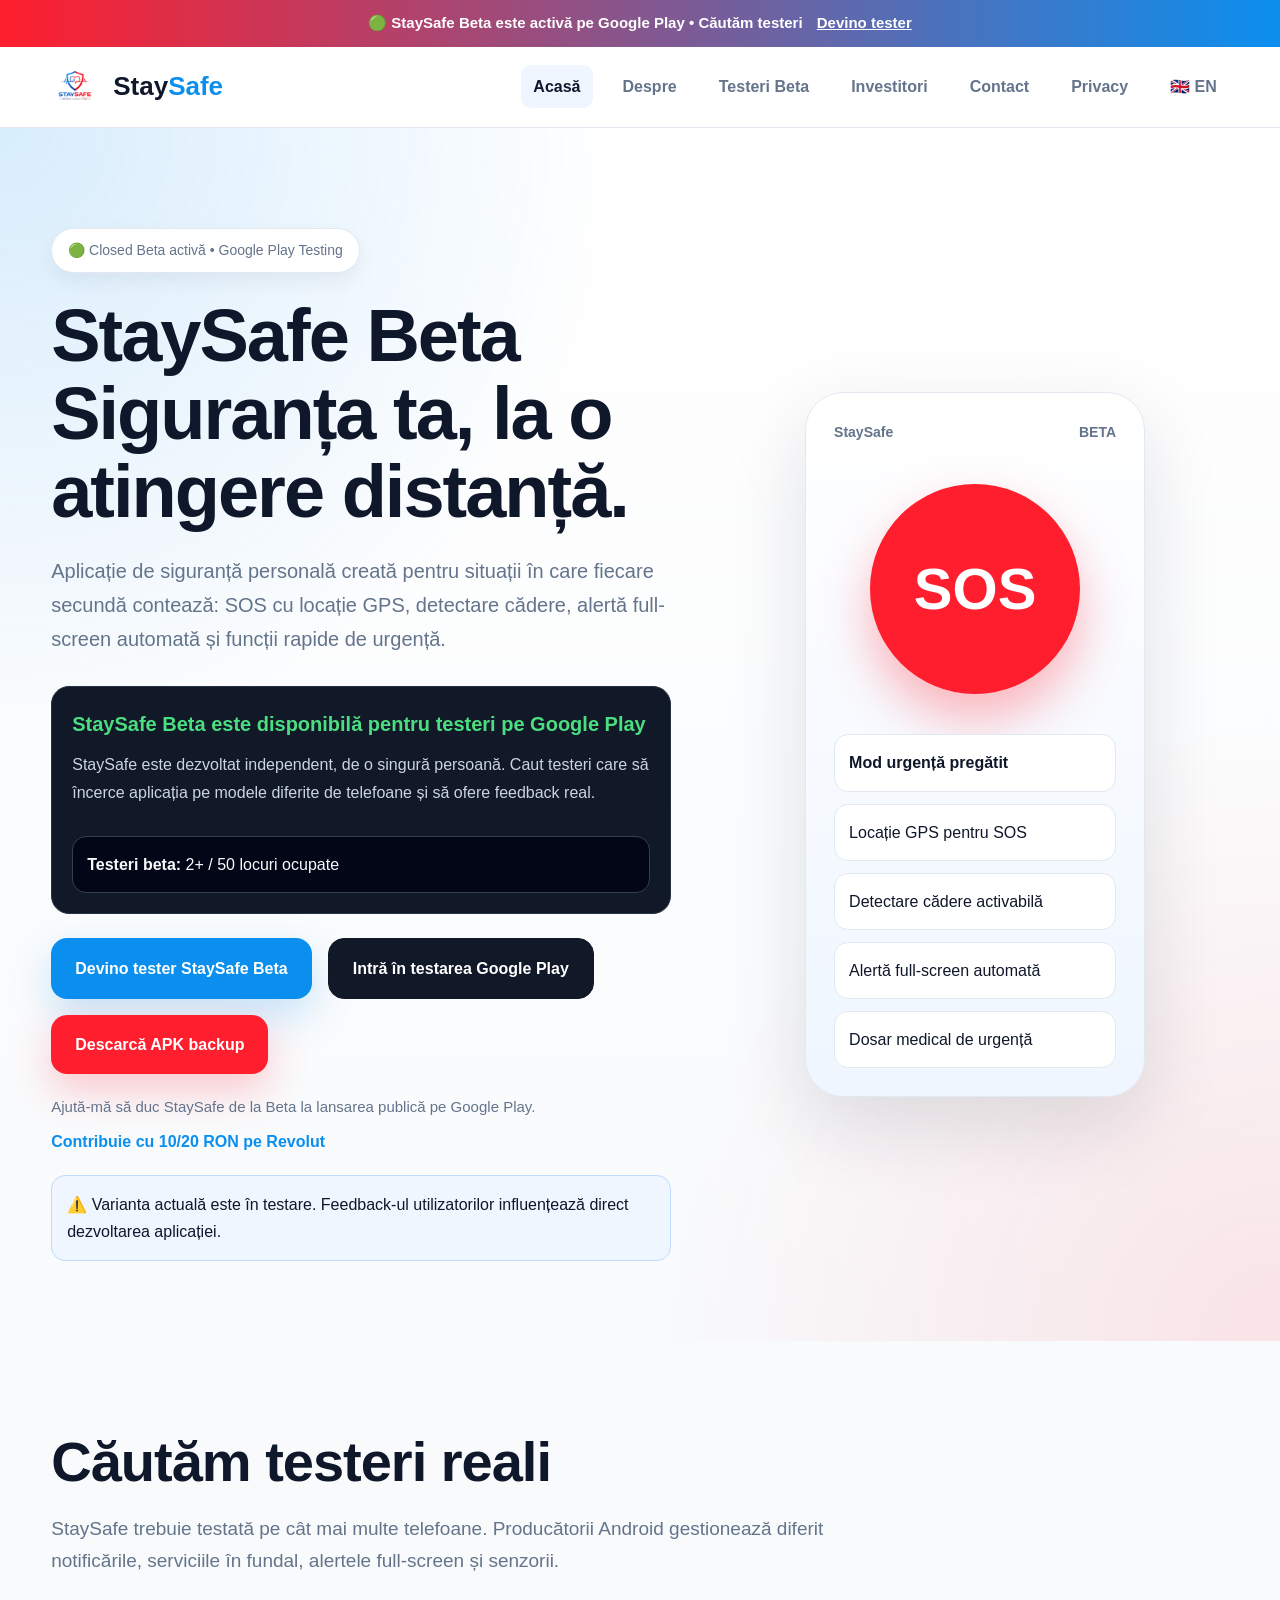
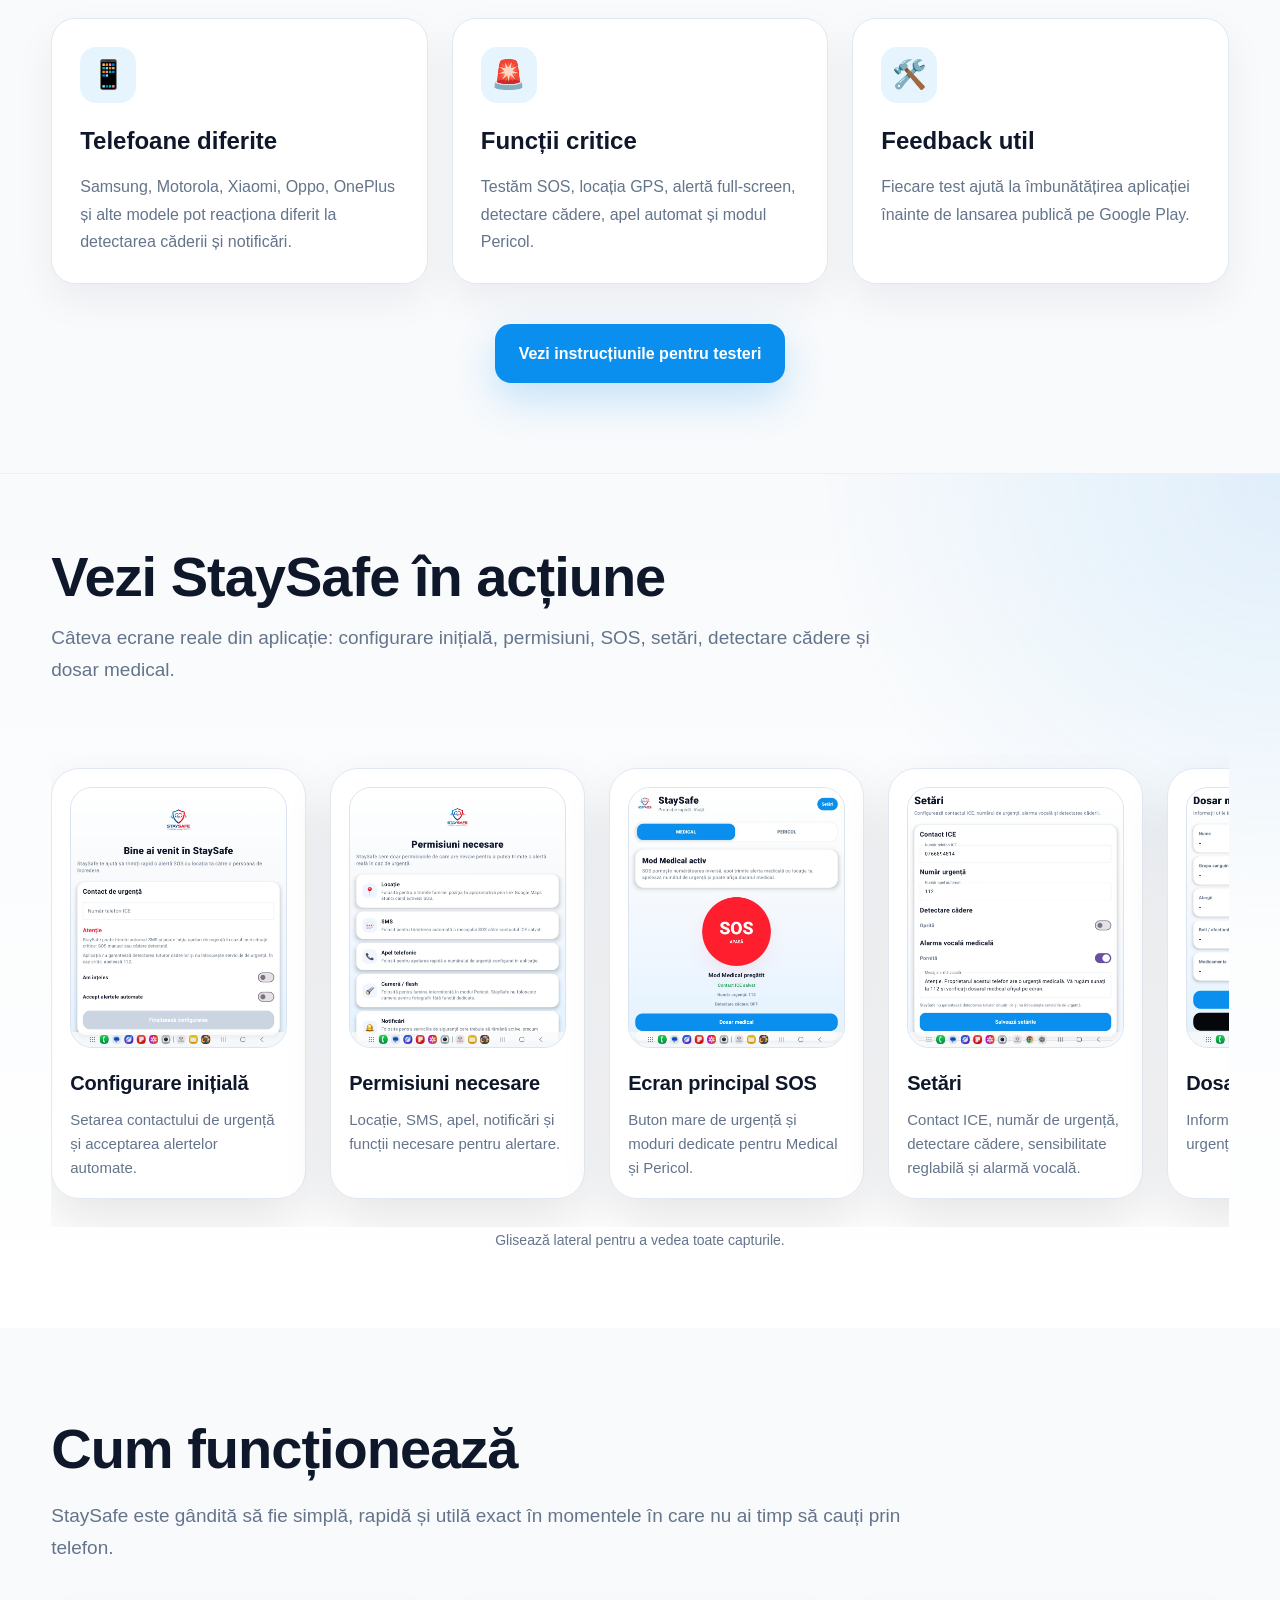
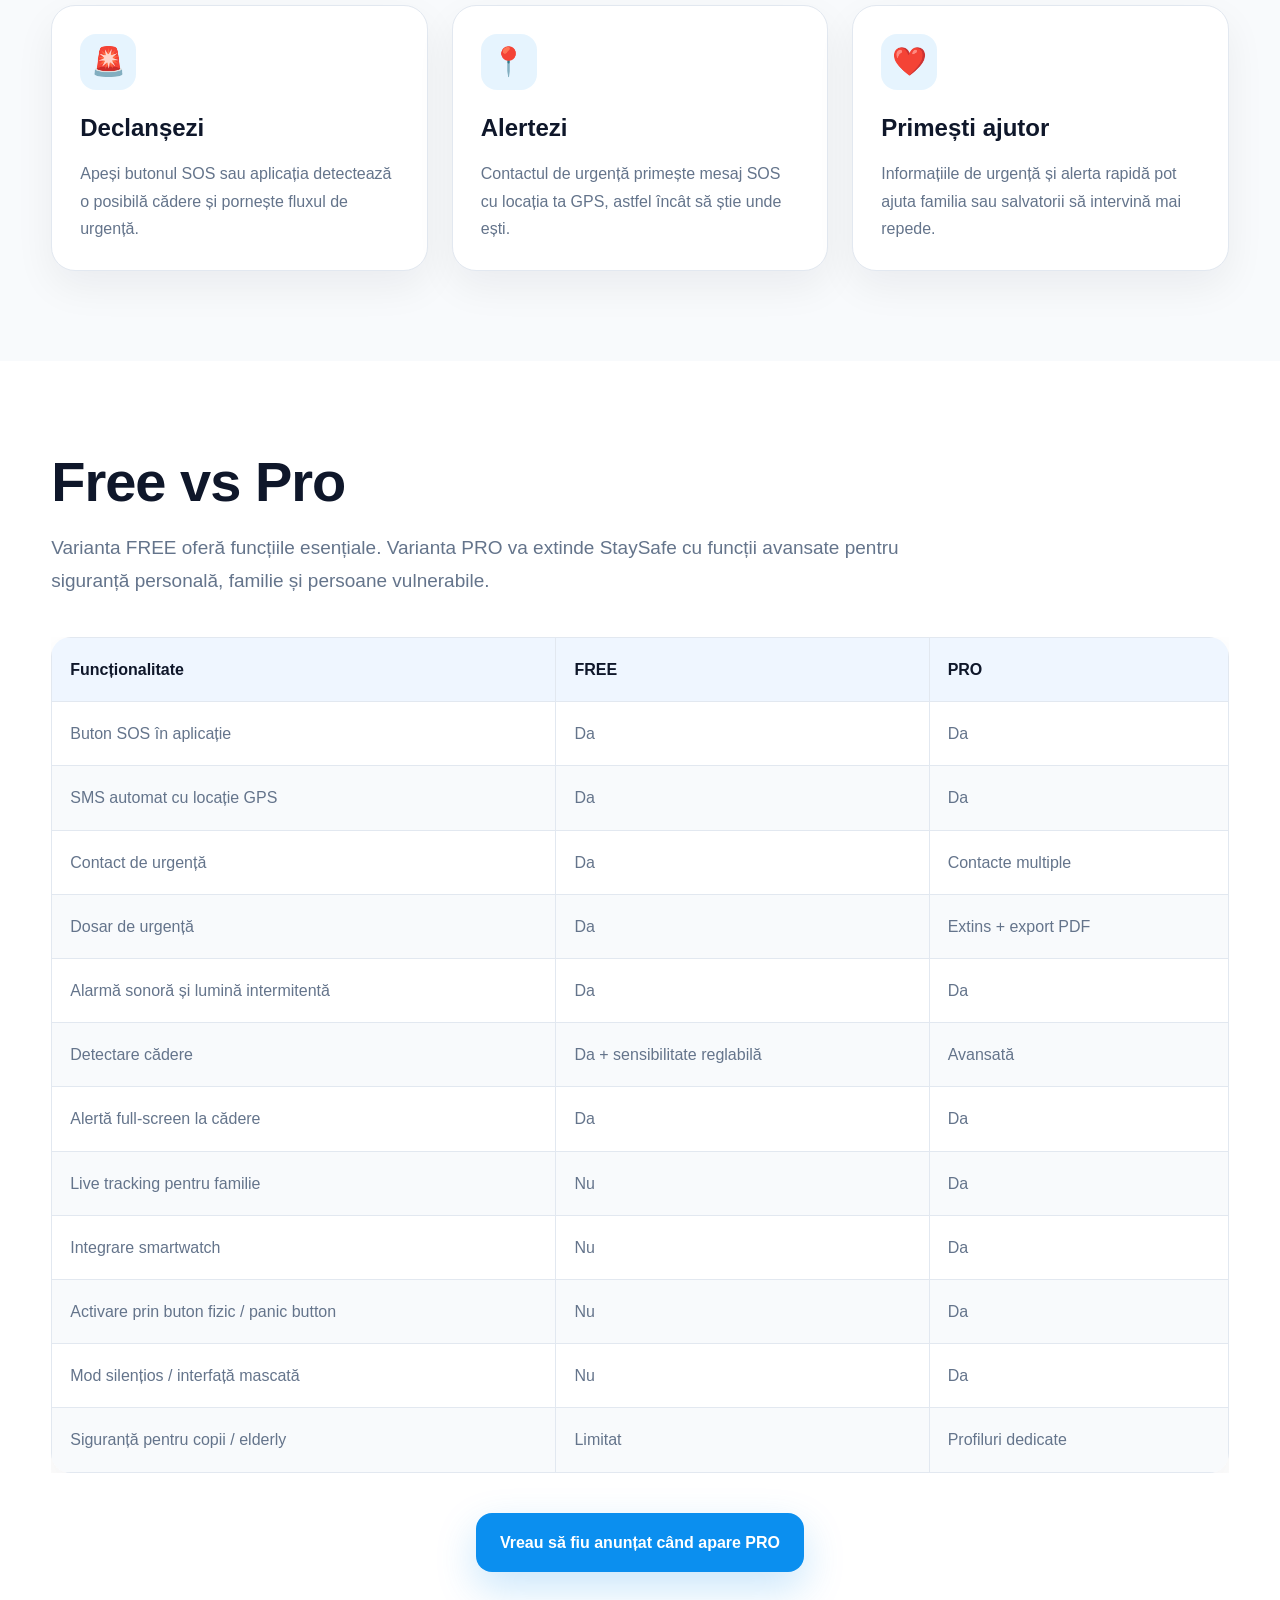
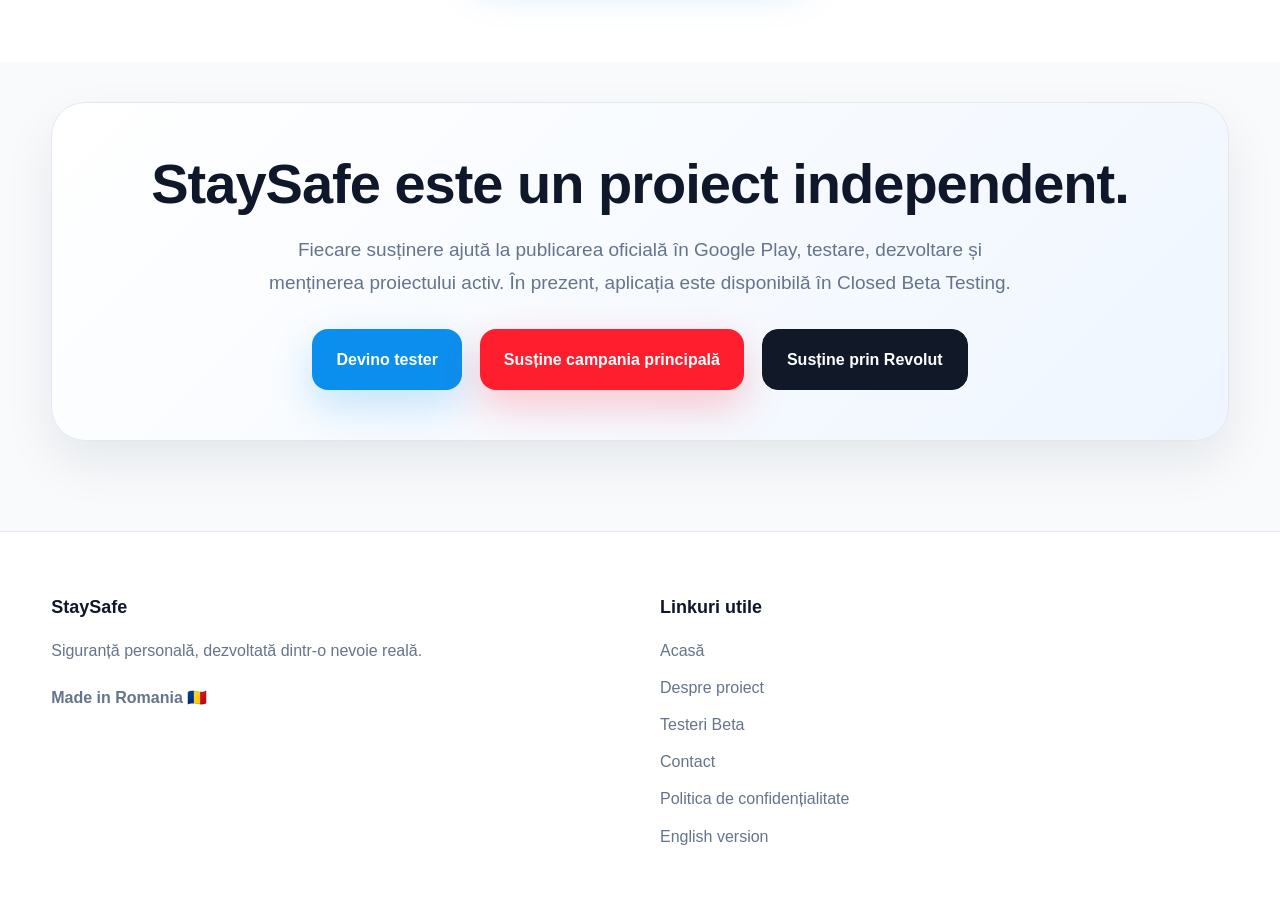
<file: index.html>
<!DOCTYPE html>
<html lang="ro">
<head>
  <!-- Google tag (gtag.js) -->
  <script async src="https://www.googletagmanager.com/gtag/js?id=G-LENY8Q4KW6"></script>
  <script>
    window.dataLayer = window.dataLayer || [];
    function gtag(){dataLayer.push(arguments);}
    gtag('js', new Date());
    gtag('config', 'G-LENY8Q4KW6');
  </script>

  <meta charset="UTF-8" />
  <meta name="viewport" content="width=device-width, initial-scale=1.0" />

  <title>StaySafe Beta - Siguranța ta, la o atingere distanță</title>
  <meta name="description" content="StaySafe este o aplicație de siguranță personală aflată în testare Beta: SOS cu locație GPS, detectare cădere, alertă full-screen și funcții de urgență." />

  <link rel="stylesheet" href="style.css?v=6" />
</head>

<body>
  <div class="beta-bar">
    🟢 StaySafe Beta este activă pe Google Play • Căutăm testeri
    <a href="testeri.html">Devino tester</a>
  </div>

  <header class="site-header">
    <div class="container nav">
      <a class="brand" href="index.html">
        <img src="logo.png" alt="StaySafe logo" />
        <span>Stay<span>Safe</span></span>
      </a>

      <nav class="menu">
        <a href="index.html" class="active">Acasă</a>
        <a href="despre.html">Despre</a>
        <a href="testeri.html">Testeri Beta</a>
        <a href="investors.html">Investitori</a>
        <a href="contact.html">Contact</a>
        <a href="privacy.html">Privacy</a>
        <a href="index-en.html">🇬🇧 EN</a>
      </nav>
    </div>
  </header>

  <main>
    <section class="hero">
      <div class="container hero-grid">
        <div class="hero-content">
          <div class="badge">🟢 Closed Beta activă • Google Play Testing</div>

          <h1>StaySafe Beta<br>Siguranța ta, la o atingere distanță.</h1>

          <p>
            Aplicație de siguranță personală creată pentru situații în care fiecare secundă contează:
            SOS cu locație GPS, detectare cădere, alertă full-screen automată și funcții rapide de urgență.
          </p>

          <div style="background:#111827;border:1px solid #263241;padding:20px;border-radius:18px;margin:24px 0;color:#f8fafc;">
            <strong style="color:#4ade80;font-size:20px;">StaySafe Beta este disponibilă pentru testeri pe Google Play</strong>
            <p style="margin-top:10px;color:#cbd5e1;font-size:16px;">
              StaySafe este dezvoltat independent, de o singură persoană. Caut testeri care să încerce aplicația pe modele diferite de telefoane și să ofere feedback real.
            </p>

            <div style="margin-top:16px;background:#020617;border:1px solid #334155;border-radius:14px;padding:14px;">
              <strong>Testeri beta:</strong> 2+ / 50 locuri ocupate
            </div>
          </div>

          <div class="hero-actions">
            <a class="btn btn-blue" href="testeri.html" onclick="gtag('event', 'open_beta_page');">
              Devino tester StaySafe Beta
            </a>

            <a class="btn btn-dark" href="https://play.google.com/apps/testing/ro.staysafe.app" target="_blank" rel="noopener" onclick="gtag('event', 'join_google_play_beta');">
              Intră în testarea Google Play
            </a>

            <a class="btn btn-red" href="staysafe-free.apk" download onclick="gtag('event', 'download_apk');">
              Descarcă APK backup
            </a>
          </div>

          <div class="support-line">
            <p>Ajută-mă să duc StaySafe de la Beta la lansarea publică pe Google Play.</p>
            <a href="https://revolut.me/mihaiqpeq?currency=RON&amount=1000&note=Sustin%20lansarea%20StaySafe%20in%20Google%20Play" target="_blank" rel="noopener">
              Contribuie cu 10/20 RON pe Revolut
            </a>
          </div>

          <div style="margin-top:20px;padding:15px;background:#eff6ff;border:1px solid #bfdbfe;border-radius:14px;color:#0f172a;">
            ⚠️ Varianta actuală este în testare. Feedback-ul utilizatorilor influențează direct dezvoltarea aplicației.
          </div>
        </div>

        <div class="phone-preview">
          <div class="phone-screen">
            <div class="phone-top">
              <span>StaySafe</span>
              <span>BETA</span>
            </div>

            <div class="sos-button">SOS</div>

            <div class="phone-info">
              <strong>Mod urgență pregătit</strong>
              <span>Locație GPS pentru SOS</span>
              <span>Detectare cădere activabilă</span>
              <span>Alertă full-screen automată</span>
              <span>Dosar medical de urgență</span>
            </div>
          </div>
        </div>
      </div>
    </section>

    <section class="section" id="testeri">
      <div class="container">
        <h2>Căutăm testeri reali</h2>
        <p class="section-lead">
          StaySafe trebuie testată pe cât mai multe telefoane. Producătorii Android gestionează diferit notificările, serviciile în fundal, alertele full-screen și senzorii.
        </p>

        <div class="steps-grid">
          <article class="card">
            <div class="icon">📱</div>
            <h3>Telefoane diferite</h3>
            <p>Samsung, Motorola, Xiaomi, Oppo, OnePlus și alte modele pot reacționa diferit la detectarea căderii și notificări.</p>
          </article>

          <article class="card">
            <div class="icon">🚨</div>
            <h3>Funcții critice</h3>
            <p>Testăm SOS, locația GPS, alertă full-screen, detectare cădere, apel automat și modul Pericol.</p>
          </article>

          <article class="card">
            <div class="icon">🛠️</div>
            <h3>Feedback util</h3>
            <p>Fiecare test ajută la îmbunătățirea aplicației înainte de lansarea publică pe Google Play.</p>
          </article>
        </div>

        <div class="center">
          <a class="btn btn-blue" href="testeri.html">Vezi instrucțiunile pentru testeri</a>
        </div>
      </div>
    </section>

    <section class="section screenshots-section">
      <div class="container">
        <div class="screenshots-header">
          <div>
            <h2>Vezi StaySafe în acțiune</h2>
            <p class="section-lead">
              Câteva ecrane reale din aplicație: configurare inițială, permisiuni, SOS, setări, detectare cădere și dosar medical.
            </p>
          </div>
        </div>

        <div class="screenshots-carousel" aria-label="Capturi de ecran StaySafe">
          <article class="screenshot-card">
            <img src="screenshots/01 - Welcome.jpeg" alt="StaySafe - configurare inițială" />
            <h3>Configurare inițială</h3>
            <p>Setarea contactului de urgență și acceptarea alertelor automate.</p>
          </article>

          <article class="screenshot-card">
            <img src="screenshots/02 - Permisiuni.jpeg" alt="StaySafe - permisiuni necesare" />
            <h3>Permisiuni necesare</h3>
            <p>Locație, SMS, apel, notificări și funcții necesare pentru alertare.</p>
          </article>

          <article class="screenshot-card">
            <img src="screenshots/03 - Home.jpeg" alt="StaySafe - ecran principal SOS" />
            <h3>Ecran principal SOS</h3>
            <p>Buton mare de urgență și moduri dedicate pentru Medical și Pericol.</p>
          </article>

          <article class="screenshot-card">
            <img src="screenshots/04 - Setari.jpeg" alt="StaySafe - setări aplicație" />
            <h3>Setări</h3>
            <p>Contact ICE, număr de urgență, detectare cădere, sensibilitate reglabilă și alarmă vocală.</p>
          </article>

          <article class="screenshot-card">
            <img src="screenshots/05 - Dosar.jpeg" alt="StaySafe - dosar medical" />
            <h3>Dosar medical</h3>
            <p>Informații utile pentru situații de urgență și intervenții rapide.</p>
          </article>
        </div>

        <div class="carousel-note">
          Glisează lateral pentru a vedea toate capturile.
        </div>
      </div>
    </section>

    <section class="section" id="cum-functioneaza">
      <div class="container">
        <h2>Cum funcționează</h2>
        <p class="section-lead">
          StaySafe este gândită să fie simplă, rapidă și utilă exact în momentele în care nu ai timp să cauți prin telefon.
        </p>

        <div class="steps-grid">
          <article class="card">
            <div class="icon">🚨</div>
            <h3>Declanșezi</h3>
            <p>Apeși butonul SOS sau aplicația detectează o posibilă cădere și pornește fluxul de urgență.</p>
          </article>

          <article class="card">
            <div class="icon">📍</div>
            <h3>Alertezi</h3>
            <p>Contactul de urgență primește mesaj SOS cu locația ta GPS, astfel încât să știe unde ești.</p>
          </article>

          <article class="card">
            <div class="icon">❤️</div>
            <h3>Primești ajutor</h3>
            <p>Informațiile de urgență și alerta rapidă pot ajuta familia sau salvatorii să intervină mai repede.</p>
          </article>
        </div>
      </div>
    </section>

    <section class="section section-dark" id="free-pro">
      <div class="container">
        <h2>Free vs Pro</h2>
        <p class="section-lead">
          Varianta FREE oferă funcțiile esențiale. Varianta PRO va extinde StaySafe cu funcții avansate pentru siguranță personală, familie și persoane vulnerabile.
        </p>

        <div class="table-wrap">
          <table class="compare-table">
            <thead>
              <tr>
                <th>Funcționalitate</th>
                <th>FREE</th>
                <th>PRO</th>
              </tr>
            </thead>
            <tbody>
              <tr>
                <td>Buton SOS în aplicație</td>
                <td>Da</td>
                <td>Da</td>
              </tr>
              <tr>
                <td>SMS automat cu locație GPS</td>
                <td>Da</td>
                <td>Da</td>
              </tr>
              <tr>
                <td>Contact de urgență</td>
                <td>Da</td>
                <td>Contacte multiple</td>
              </tr>
              <tr>
                <td>Dosar de urgență</td>
                <td>Da</td>
                <td>Extins + export PDF</td>
              </tr>
              <tr>
                <td>Alarmă sonoră și lumină intermitentă</td>
                <td>Da</td>
                <td>Da</td>
              </tr>
              <tr>
                <td>Detectare cădere</td>
                <td>Da + sensibilitate reglabilă</td>
                <td>Avansată</td>
              </tr>
              <tr>
                <td>Alertă full-screen la cădere</td>
                <td>Da</td>
                <td>Da</td>
              </tr>
              <tr>
                <td>Live tracking pentru familie</td>
                <td>Nu</td>
                <td>Da</td>
              </tr>
              <tr>
                <td>Integrare smartwatch</td>
                <td>Nu</td>
                <td>Da</td>
              </tr>
              <tr>
                <td>Activare prin buton fizic / panic button</td>
                <td>Nu</td>
                <td>Da</td>
              </tr>
              <tr>
                <td>Mod silențios / interfață mascată</td>
                <td>Nu</td>
                <td>Da</td>
              </tr>
              <tr>
                <td>Siguranță pentru copii / elderly</td>
                <td>Limitat</td>
                <td>Profiluri dedicate</td>
              </tr>
            </tbody>
          </table>
        </div>

        <div class="center">
          <a class="btn btn-blue" href="contact.html">Vreau să fiu anunțat când apare PRO</a>
        </div>
      </div>
    </section>

    <section class="section cta-section">
      <div class="container cta-box">
        <h2>StaySafe este un proiect independent.</h2>
        <p>
          Fiecare susținere ajută la publicarea oficială în Google Play, testare, dezvoltare și menținerea proiectului activ. În prezent, aplicația este disponibilă în Closed Beta Testing.
        </p>
        <div class="cta-actions">
          <a class="btn btn-blue" href="testeri.html">Devino tester</a>
          <a class="btn btn-red" href="https://4fund.com/ro/pda5jh" target="_blank" rel="noopener">Susține campania principală</a>
          <a class="btn btn-dark" href="https://revolut.me/mihaiqpeq?currency=RON&amount=1000&note=Sustin%20lansarea%20StaySafe%20in%20Google%20Play" target="_blank" rel="noopener">Susține prin Revolut</a>
        </div>
      </div>
    </section>
  </main>

  <footer class="site-footer">
    <div class="container footer-grid">
      <div>
        <strong>StaySafe</strong>
        <p>Siguranță personală, dezvoltată dintr-o nevoie reală.</p>
        <p class="made">Made in Romania 🇷🇴</p>
      </div>

      <div>
        <strong>Linkuri utile</strong>
        <a href="index.html">Acasă</a>
        <a href="despre.html">Despre proiect</a>
        <a href="testeri.html">Testeri Beta</a>
        <a href="contact.html">Contact</a>
        <a href="privacy.html">Politica de confidențialitate</a>
        <a href="index-en.html">English version</a>
      </div>
    </div>
  </footer>
</body>
</html>
</file>
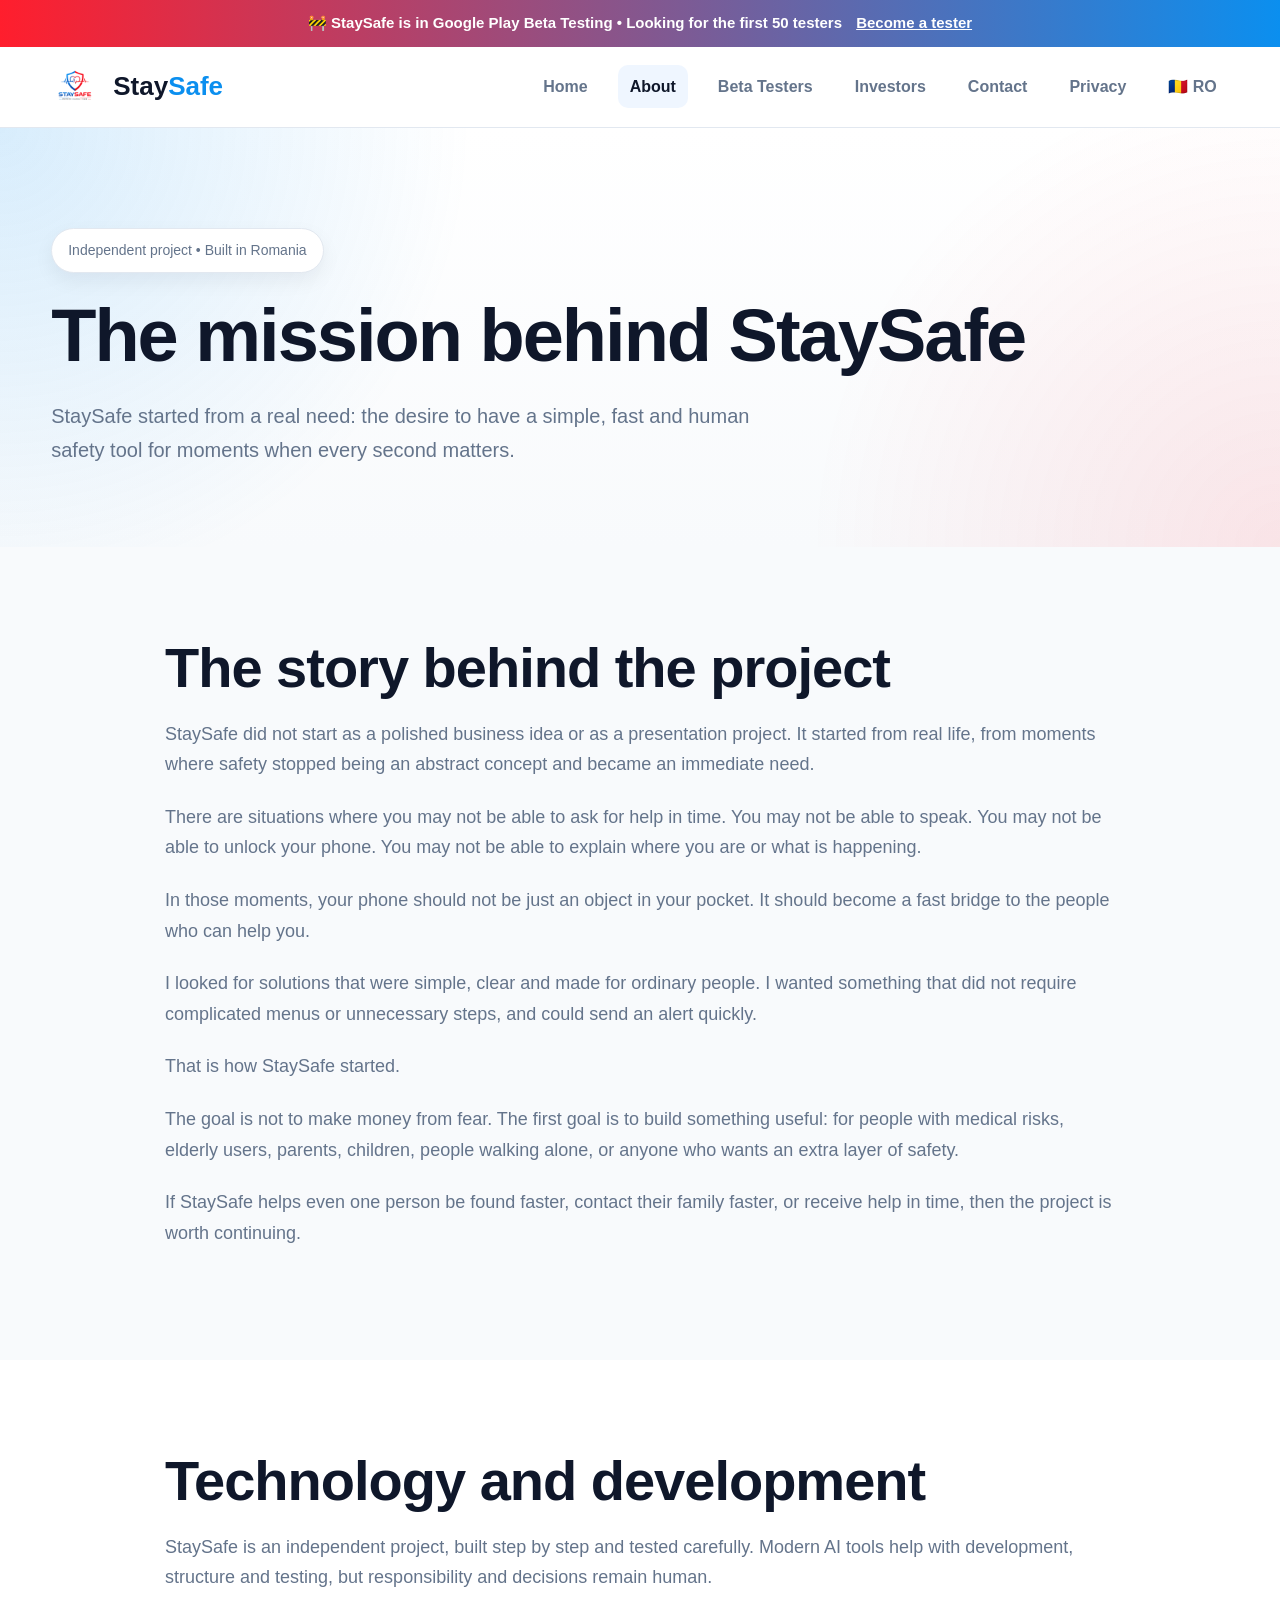
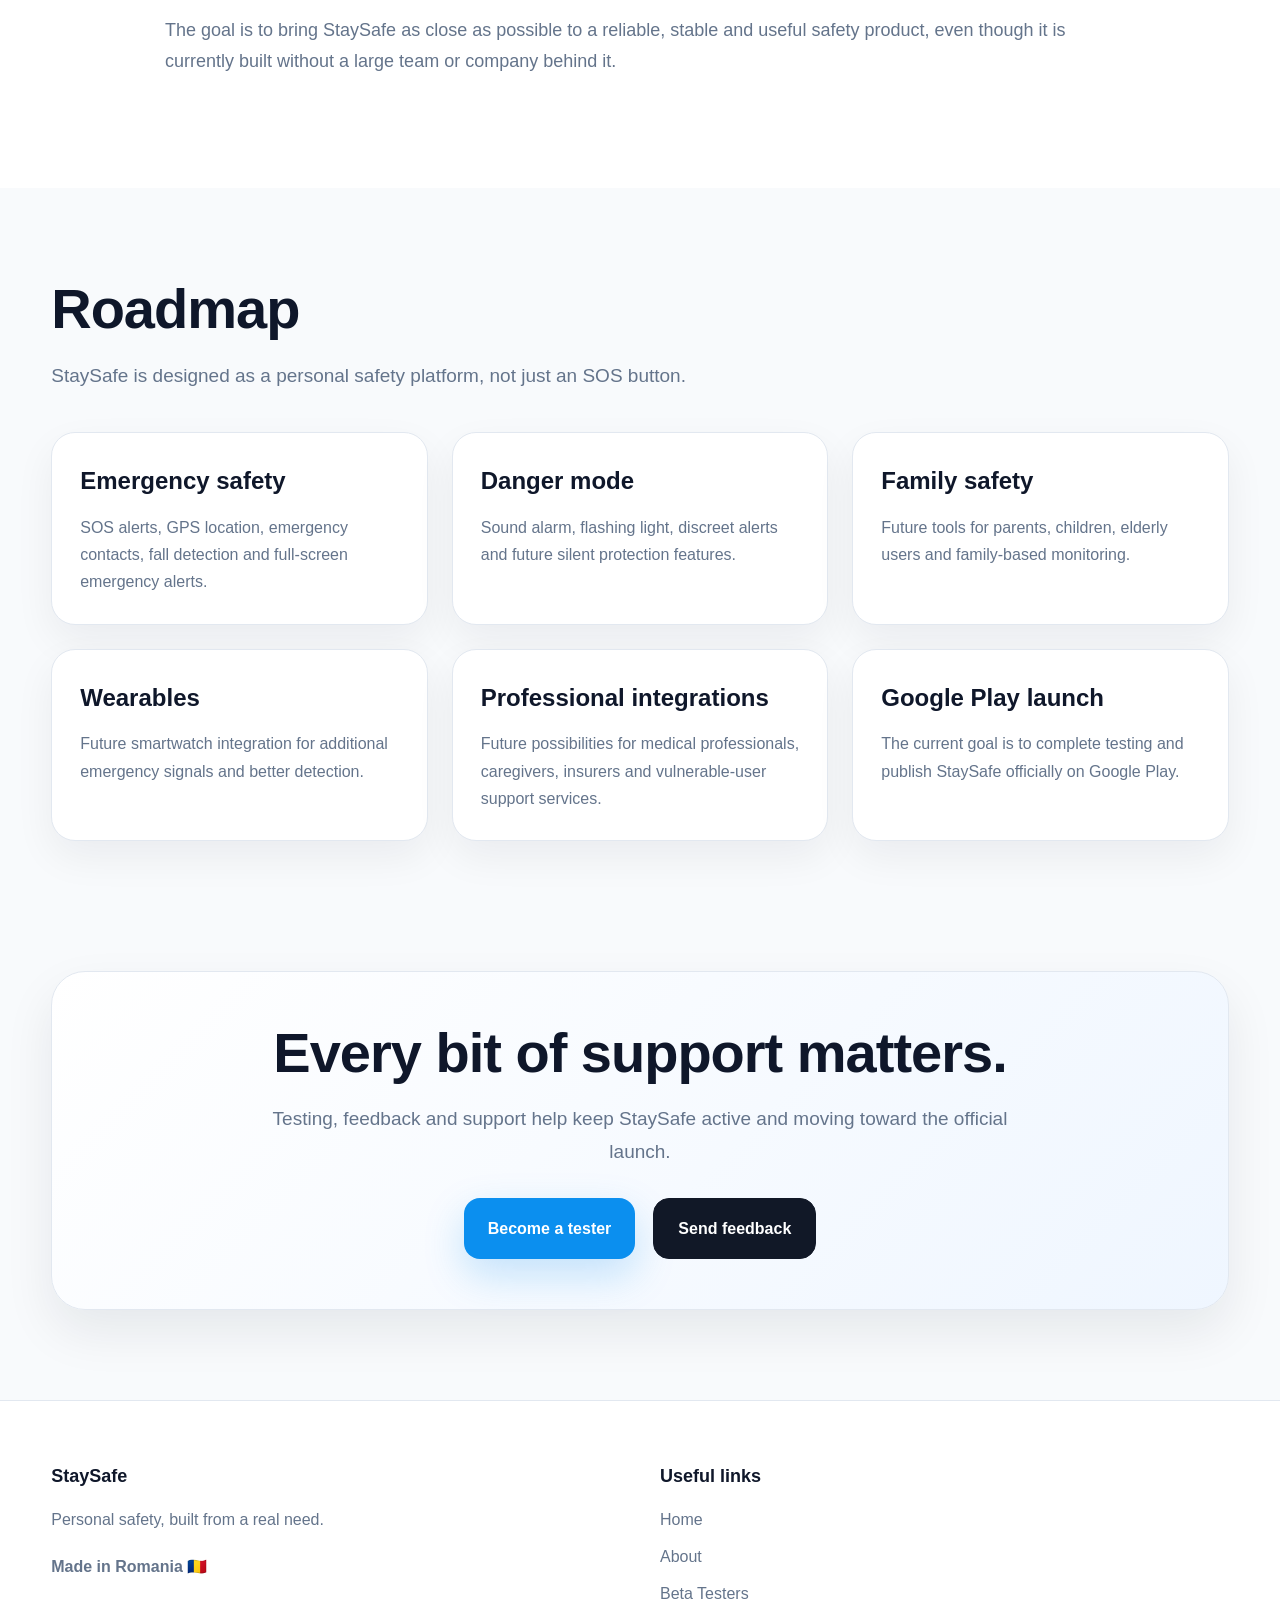
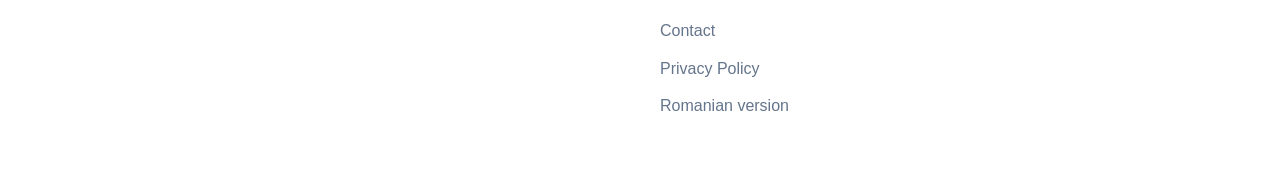
<file: about-en.html>
<!DOCTYPE html>
<html lang="en">
<head>
  <meta charset="UTF-8" />
  <meta name="viewport" content="width=device-width, initial-scale=1.0" />

  <title>About StaySafe</title>
  <meta name="description" content="The mission behind StaySafe: an independent personal safety app built from a real need to help people in critical moments." />
  <link rel="stylesheet" href="style.css?v=6" />
</head>

<body>
  <div class="beta-bar">
    🚧 StaySafe is in Google Play Beta Testing • Looking for the first 50 testers
    <a href="testers-en.html">Become a tester</a>
  </div>

  <header class="site-header">
    <div class="container nav">
      <a class="brand" href="index-en.html">
        <img src="logo.png" alt="StaySafe logo" />
        <span>Stay<span>Safe</span></span>
      </a>

      <nav class="menu">
        <a href="index-en.html">Home</a>
        <a href="about-en.html" class="active">About</a>
        <a href="testers-en.html">Beta Testers</a>
        <a href="investors-en.html">Investors</a>
        <a href="contact-en.html">Contact</a>
        <a href="privacy-en.html">Privacy</a>
        <a href="despre.html">🇷🇴 RO</a>
      </nav>
    </div>
  </header>
  <main>
    <section class="hero page-hero">
      <div class="container">
        <div class="badge">Independent project • Built in Romania</div>
        <h1>The mission behind StaySafe</h1>
        <p>
          StaySafe started from a real need: the desire to have a simple, fast and human safety tool for moments when every second matters.
        </p>
      </div>
    </section>

    <section class="section">
      <div class="container text-page">
        <h2>The story behind the project</h2>

        <p>
          StaySafe did not start as a polished business idea or as a presentation project. It started from real life, from moments where safety stopped being an abstract concept and became an immediate need.
        </p>

        <p>
          There are situations where you may not be able to ask for help in time. You may not be able to speak. You may not be able to unlock your phone. You may not be able to explain where you are or what is happening.
        </p>

        <p>
          In those moments, your phone should not be just an object in your pocket. It should become a fast bridge to the people who can help you.
        </p>

        <p>
          I looked for solutions that were simple, clear and made for ordinary people. I wanted something that did not require complicated menus or unnecessary steps, and could send an alert quickly.
        </p>

        <p>
          That is how StaySafe started.
        </p>

        <p>
          The goal is not to make money from fear. The first goal is to build something useful: for people with medical risks, elderly users, parents, children, people walking alone, or anyone who wants an extra layer of safety.
        </p>

        <p>
          If StaySafe helps even one person be found faster, contact their family faster, or receive help in time, then the project is worth continuing.
        </p>
      </div>
    </section>

    <section class="section section-dark">
      <div class="container text-page">
        <h2>Technology and development</h2>

        <p>
          StaySafe is an independent project, built step by step and tested carefully. Modern AI tools help with development, structure and testing, but responsibility and decisions remain human.
        </p>

        <p>
          The goal is to bring StaySafe as close as possible to a reliable, stable and useful safety product, even though it is currently built without a large team or company behind it.
        </p>
      </div>
    </section>

    <section class="section">
      <div class="container">
        <h2>Roadmap</h2>
        <p class="section-lead">
          StaySafe is designed as a personal safety platform, not just an SOS button.
        </p>

        <div class="steps-grid">
          <article class="card">
            <h3>Emergency safety</h3>
            <p>SOS alerts, GPS location, emergency contacts, fall detection and full-screen emergency alerts.</p>
          </article>

          <article class="card">
            <h3>Danger mode</h3>
            <p>Sound alarm, flashing light, discreet alerts and future silent protection features.</p>
          </article>

          <article class="card">
            <h3>Family safety</h3>
            <p>Future tools for parents, children, elderly users and family-based monitoring.</p>
          </article>

          <article class="card">
            <h3>Wearables</h3>
            <p>Future smartwatch integration for additional emergency signals and better detection.</p>
          </article>

          <article class="card">
            <h3>Professional integrations</h3>
            <p>Future possibilities for medical professionals, caregivers, insurers and vulnerable-user support services.</p>
          </article>

          <article class="card">
            <h3>Google Play launch</h3>
            <p>The current goal is to complete testing and publish StaySafe officially on Google Play.</p>
          </article>
        </div>
      </div>
    </section>

    <section class="section cta-section">
      <div class="container cta-box">
        <h2>Every bit of support matters.</h2>
        <p>Testing, feedback and support help keep StaySafe active and moving toward the official launch.</p>
        <div class="cta-actions">
          <a class="btn btn-blue" href="testers-en.html">Become a tester</a>
          <a class="btn btn-dark" href="contact-en.html">Send feedback</a>
        </div>
      </div>
    </section>
  </main>

  <footer class="site-footer">
    <div class="container footer-grid">
      <div>
        <strong>StaySafe</strong>
        <p>Personal safety, built from a real need.</p>
        <p class="made">Made in Romania 🇷🇴</p>
      </div>

      <div>
        <strong>Useful links</strong>
        <a href="index-en.html">Home</a>
        <a href="about-en.html">About</a>
        <a href="testers-en.html">Beta Testers</a>
        <a href="contact-en.html">Contact</a>
        <a href="privacy-en.html">Privacy Policy</a>
        <a href="despre.html">Romanian version</a>
      </div>
    </div>
  </footer>
</body>
</html>
</file>
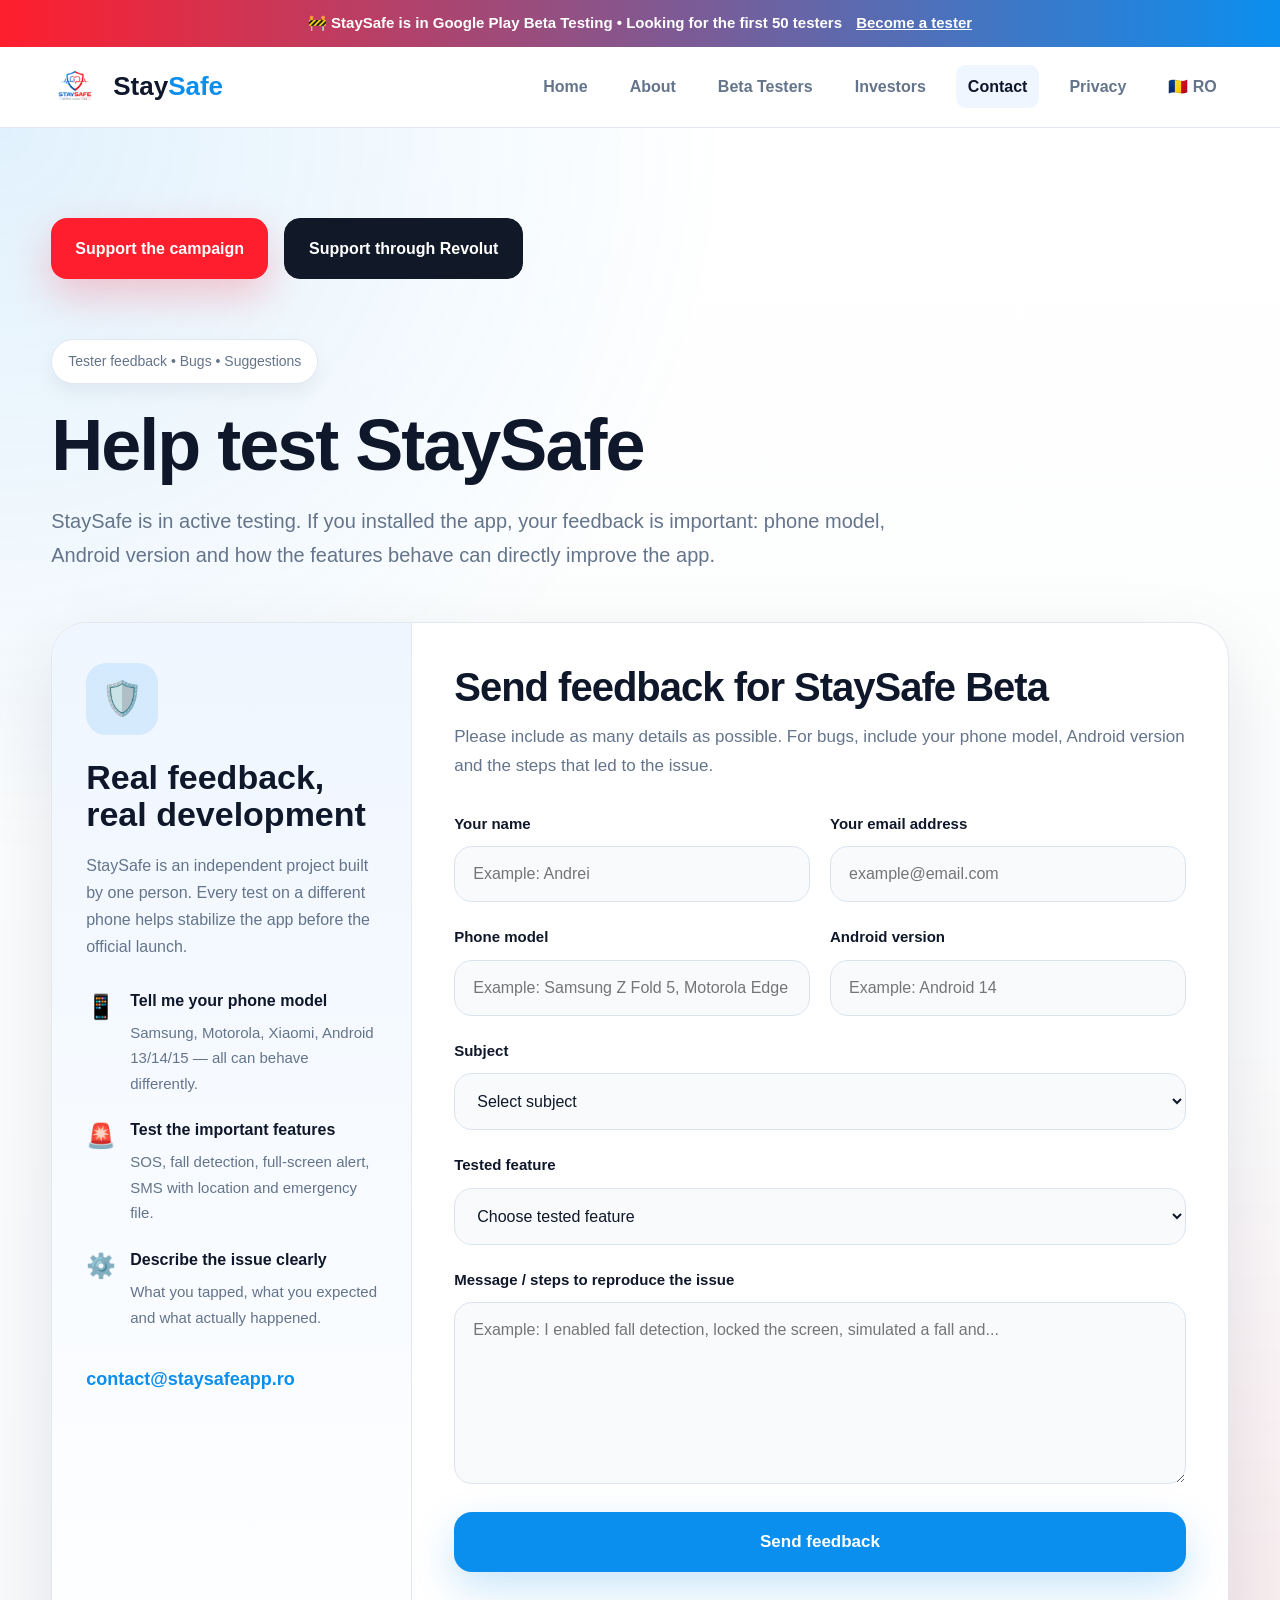
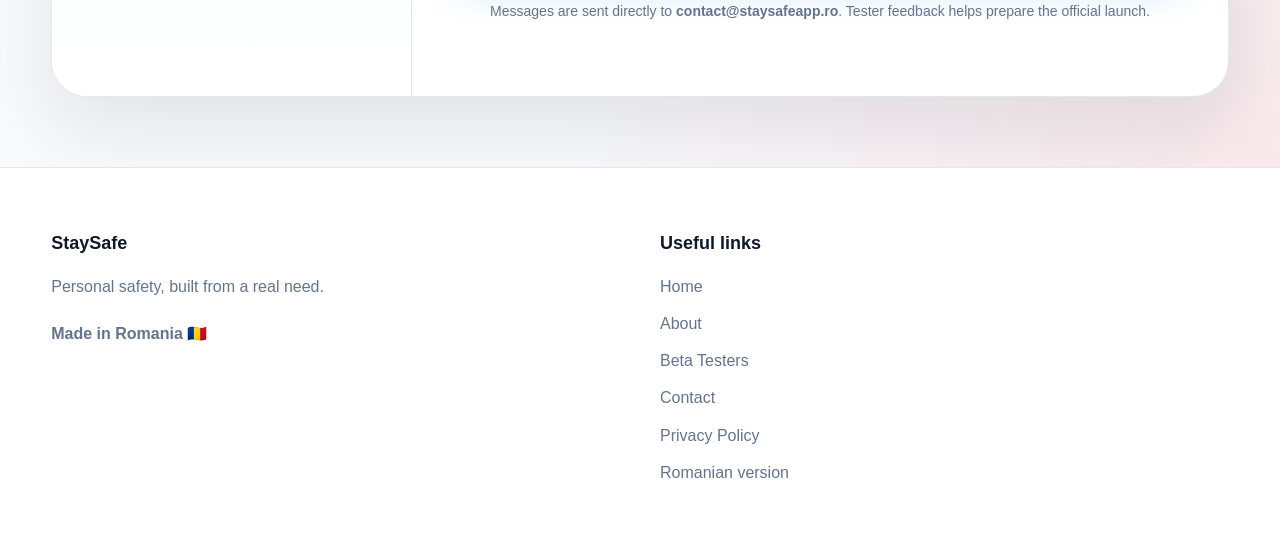
<file: contact-en.html>
<!DOCTYPE html>
<html lang="en">
<head>
  <meta charset="UTF-8" />
  <meta name="viewport" content="width=device-width, initial-scale=1.0" />

  <title>Contact & Tester Feedback - StaySafe</title>
  <meta name="description" content="Contact StaySafe. Send tester feedback, report bugs, suggest improvements or support the project." />
  <link rel="stylesheet" href="style.css?v=6" />
</head>

<body>
  <div class="beta-bar">
    🚧 StaySafe is in Google Play Beta Testing • Looking for the first 50 testers
    <a href="testers-en.html">Become a tester</a>
  </div>

  <header class="site-header">
    <div class="container nav">
      <a class="brand" href="index-en.html">
        <img src="logo.png" alt="StaySafe logo" />
        <span>Stay<span>Safe</span></span>
      </a>

      <nav class="menu">
        <a href="index-en.html">Home</a>
        <a href="about-en.html">About</a>
        <a href="testers-en.html">Beta Testers</a>
        <a href="investors-en.html">Investors</a>
        <a href="contact-en.html" class="active">Contact</a>
        <a href="privacy-en.html">Privacy</a>
        <a href="contact.html">🇷🇴 RO</a>
      </nav>
    </div>
  </header>
  <main>
    <section class="contact-hero">
      <div class="container">
        <div class="contact-top-actions">
          <a class="btn btn-red" href="https://4fund.com/ro/pda5jh" target="_blank" rel="noopener">
            Support the campaign
          </a>

          <a class="btn btn-dark" href="https://revolut.me/mihaiqpeq?currency=RON&amount=1000&note=Sustin%20lansarea%20StaySafe%20in%20Google%20Play" target="_blank" rel="noopener">
            Support through Revolut
          </a>
        </div>

        <div class="contact-title-block">
          <div class="badge">Tester feedback • Bugs • Suggestions</div>

          <h1>Help test StaySafe</h1>

          <p>
            StaySafe is in active testing. If you installed the app, your feedback is important:
            phone model, Android version and how the features behave can directly improve the app.
          </p>
        </div>

        <div class="premium-form-card">
          <aside class="form-info-panel">
            <div class="info-icon">🛡️</div>

            <h2>Real feedback, real development</h2>

            <p>
              StaySafe is an independent project built by one person.
              Every test on a different phone helps stabilize the app before the official launch.
            </p>

            <div class="info-list">
              <div class="info-row">
                <span>📱</span>
                <div>
                  <strong>Tell me your phone model</strong>
                  <p>Samsung, Motorola, Xiaomi, Android 13/14/15 — all can behave differently.</p>
                </div>
              </div>

              <div class="info-row">
                <span>🚨</span>
                <div>
                  <strong>Test the important features</strong>
                  <p>SOS, fall detection, full-screen alert, SMS with location and emergency file.</p>
                </div>
              </div>

              <div class="info-row">
                <span>⚙️</span>
                <div>
                  <strong>Describe the issue clearly</strong>
                  <p>What you tapped, what you expected and what actually happened.</p>
                </div>
              </div>
            </div>

            <a class="contact-email-text" href="mailto:contact@staysafeapp.ro">
              contact@staysafeapp.ro
            </a>
          </aside>

          <section class="form-area">
            <h2>Send feedback for StaySafe Beta</h2>

            <p>
              Please include as many details as possible. For bugs, include your phone model,
              Android version and the steps that led to the issue.
            </p>

            <form action="https://formspree.io/f/mdablbzw" method="POST" class="contact-form">
              <div class="form-grid">
                <div class="field">
                  <label for="name">Your name</label>
                  <input id="name" type="text" name="name" placeholder="Example: Andrei" required />
                </div>

                <div class="field">
                  <label for="email">Your email address</label>
                  <input id="email" type="email" name="email" placeholder="example@email.com" required />
                </div>
              </div>

              <div class="form-grid">
                <div class="field">
                  <label for="phone_model">Phone model</label>
                  <input id="phone_model" type="text" name="phone_model" placeholder="Example: Samsung Z Fold 5, Motorola Edge 40" />
                </div>

                <div class="field">
                  <label for="android_version">Android version</label>
                  <input id="android_version" type="text" name="android_version" placeholder="Example: Android 14" />
                </div>
              </div>

              <div class="field">
                <label for="subject">Subject</label>
                <select id="subject" name="subject" required>
                  <option value="">Select subject</option>
                  <option value="StaySafe Beta tester feedback">StaySafe Beta tester feedback</option>
                  <option value="Bug report">Bug report</option>
                  <option value="Fall detection issue">Fall detection issue</option>
                  <option value="SMS / location issue">SMS / location issue</option>
                  <option value="Full-screen alert issue">Full-screen alert issue</option>
                  <option value="StaySafe PRO interest">StaySafe PRO interest</option>
                  <option value="Collaboration">Collaboration</option>
                  <option value="Other">Other</option>
                </select>
              </div>

              <div class="field">
                <label for="tested_feature">Tested feature</label>
                <select id="tested_feature" name="tested_feature">
                  <option value="">Choose tested feature</option>
                  <option value="Manual SOS">Manual SOS</option>
                  <option value="SMS with location">SMS with location</option>
                  <option value="Fall detection">Fall detection</option>
                  <option value="Fall sensitivity slider">Fall sensitivity slider</option>
                  <option value="Full-screen alert">Full-screen alert</option>
                  <option value="Emergency file">Emergency file</option>
                  <option value="Danger mode / alarm / flash">Danger mode / alarm / flash</option>
                  <option value="Entire app">Entire app</option>
                </select>
              </div>

              <div class="field">
                <label for="message">Message / steps to reproduce the issue</label>
                <textarea id="message" name="message" rows="8" placeholder="Example: I enabled fall detection, locked the screen, simulated a fall and..." required></textarea>
              </div>

              <button type="submit" class="btn btn-blue form-submit">
                Send feedback
              </button>

              <p class="form-note">
                Messages are sent directly to <strong>contact@staysafeapp.ro</strong>.
                Tester feedback helps prepare the official launch.
              </p>
            </form>
          </section>
        </div>
      </div>
    </section>
  </main>

  <footer class="site-footer">
    <div class="container footer-grid">
      <div>
        <strong>StaySafe</strong>
        <p>Personal safety, built from a real need.</p>
        <p class="made">Made in Romania 🇷🇴</p>
      </div>

      <div>
        <strong>Useful links</strong>
        <a href="index-en.html">Home</a>
        <a href="about-en.html">About</a>
        <a href="testers-en.html">Beta Testers</a>
        <a href="contact-en.html">Contact</a>
        <a href="privacy-en.html">Privacy Policy</a>
        <a href="contact.html">Romanian version</a>
      </div>
    </div>
  </footer>
</body>
</html>
</file>
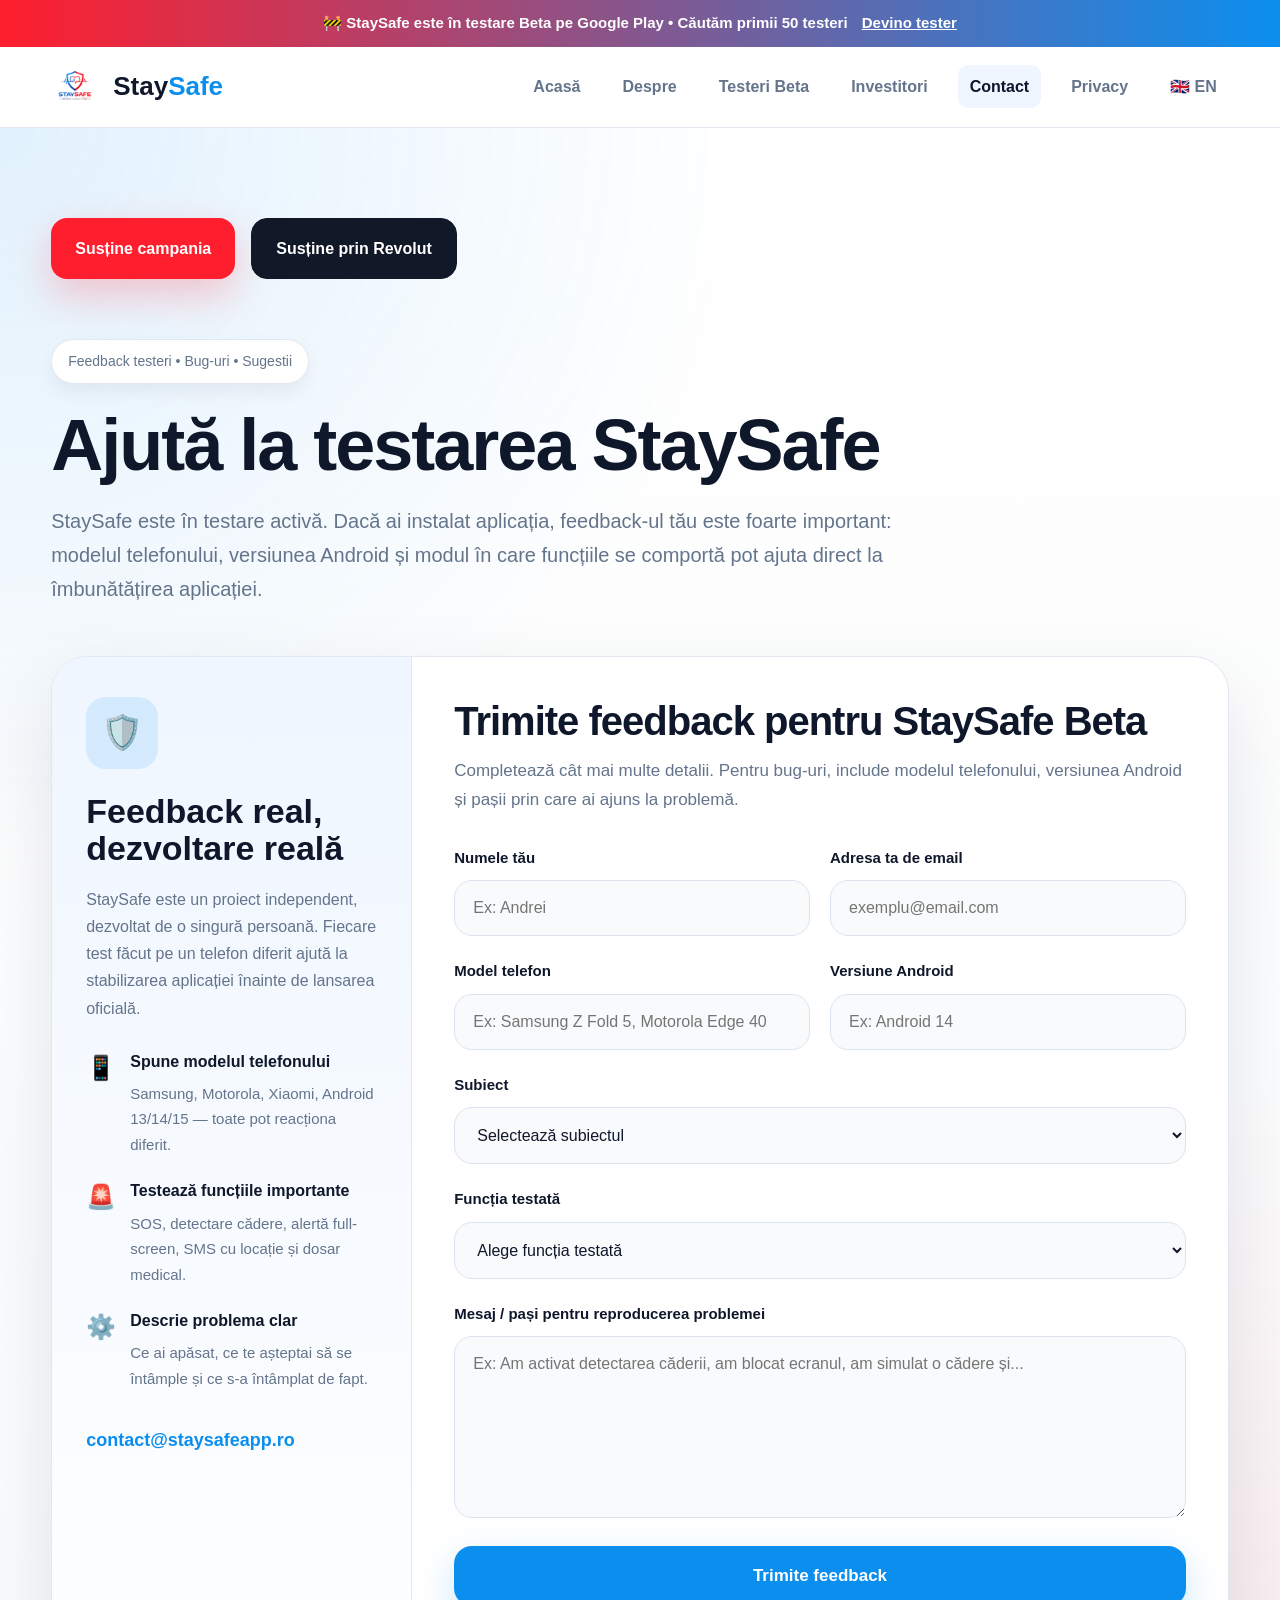
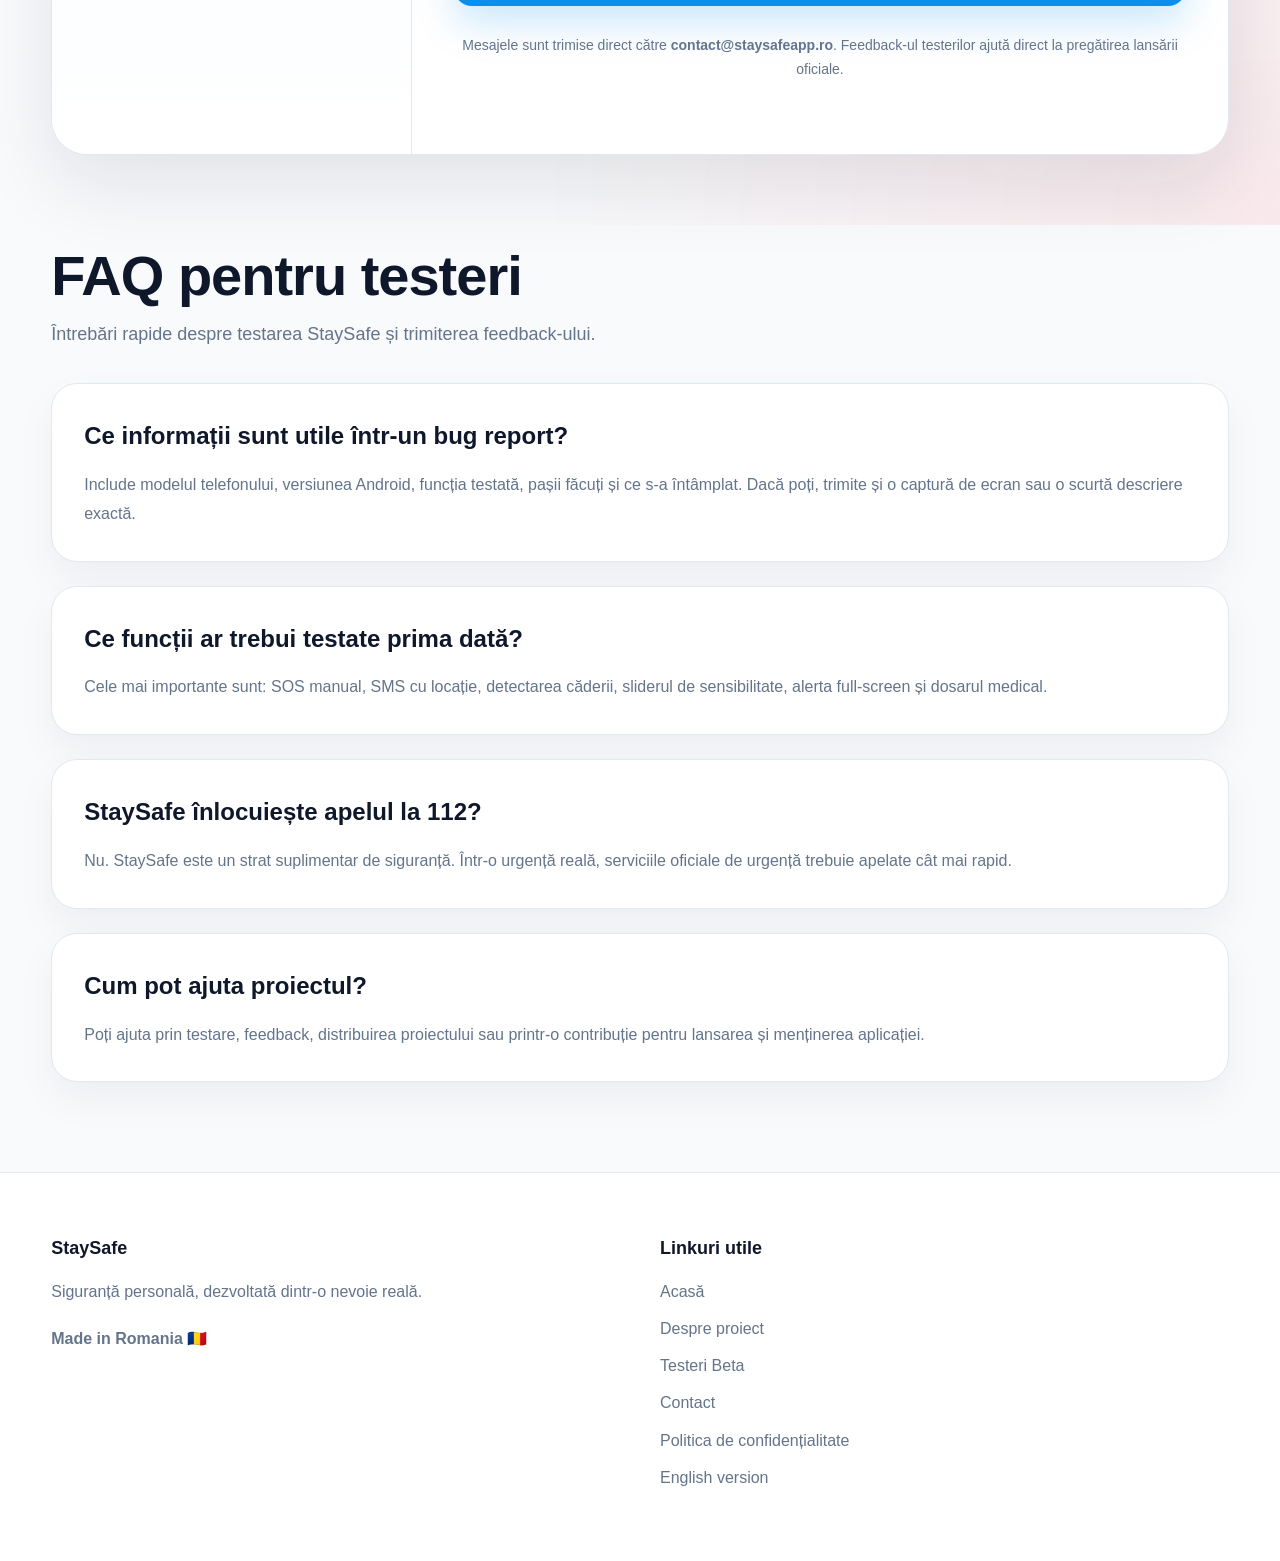
<file: contact.html>
<!DOCTYPE html>
<html lang="ro">
<head>
  <meta charset="UTF-8" />
  <meta name="viewport" content="width=device-width, initial-scale=1.0" />

  <title>Contact & Feedback Testeri - StaySafe</title>
  <meta name="description" content="Contact StaySafe. Trimite feedback ca tester, raportează bug-uri, sugerează îmbunătățiri sau susține proiectul." />

  <link rel="stylesheet" href="style.css?v=6" />
</head>

<body>
  <div class="beta-bar">
    🚧 StaySafe este în testare Beta pe Google Play • Căutăm primii 50 testeri
    <a href="testeri.html">Devino tester</a>
  </div>

  <header class="site-header">
    <div class="container nav">
      <a class="brand" href="index.html">
        <img src="logo.png" alt="StaySafe logo" />
        <span>Stay<span>Safe</span></span>
      </a>

      <nav class="menu">
        <a href="index.html">Acasă</a>
        <a href="despre.html">Despre</a>
        <a href="testeri.html">Testeri Beta</a>
        <a href="investors.html">Investitori</a>
        <a href="contact.html" class="active">Contact</a>
        <a href="privacy.html">Privacy</a>
        <a href="contact-en.html">🇬🇧 EN</a>
      </nav>
    </div>
  </header>

  <main>
    <section class="contact-hero">
      <div class="container">
        <div class="contact-top-actions">
          <a class="btn btn-red" href="https://4fund.com/ro/pda5jh" target="_blank" rel="noopener">
            Susține campania
          </a>

          <a class="btn btn-dark" href="https://revolut.me/mihaiqpeq?currency=RON&amount=1000&note=Sustin%20lansarea%20StaySafe%20in%20Google%20Play" target="_blank" rel="noopener">
            Susține prin Revolut
          </a>
        </div>

        <div class="contact-title-block">
          <div class="badge">Feedback testeri • Bug-uri • Sugestii</div>

          <h1>Ajută la testarea StaySafe</h1>

          <p>
            StaySafe este în testare activă. Dacă ai instalat aplicația, feedback-ul tău este foarte important:
            modelul telefonului, versiunea Android și modul în care funcțiile se comportă pot ajuta direct la îmbunătățirea aplicației.
          </p>
        </div>

        <div class="premium-form-card">
          <aside class="form-info-panel">
            <div class="info-icon">🛡️</div>

            <h2>Feedback real, dezvoltare reală</h2>

            <p>
              StaySafe este un proiect independent, dezvoltat de o singură persoană.
              Fiecare test făcut pe un telefon diferit ajută la stabilizarea aplicației înainte de lansarea oficială.
            </p>

            <div class="info-list">
              <div class="info-row">
                <span>📱</span>
                <div>
                  <strong>Spune modelul telefonului</strong>
                  <p>Samsung, Motorola, Xiaomi, Android 13/14/15 — toate pot reacționa diferit.</p>
                </div>
              </div>

              <div class="info-row">
                <span>🚨</span>
                <div>
                  <strong>Testează funcțiile importante</strong>
                  <p>SOS, detectare cădere, alertă full-screen, SMS cu locație și dosar medical.</p>
                </div>
              </div>

              <div class="info-row">
                <span>⚙️</span>
                <div>
                  <strong>Descrie problema clar</strong>
                  <p>Ce ai apăsat, ce te așteptai să se întâmple și ce s-a întâmplat de fapt.</p>
                </div>
              </div>
            </div>

            <a class="contact-email-text" href="mailto:contact@staysafeapp.ro">
              contact@staysafeapp.ro
            </a>
          </aside>

          <section class="form-area">
            <h2>Trimite feedback pentru StaySafe Beta</h2>

            <p>
              Completează cât mai multe detalii. Pentru bug-uri, include modelul telefonului,
              versiunea Android și pașii prin care ai ajuns la problemă.
            </p>

            <form action="https://formspree.io/f/mdablbzw" method="POST" class="contact-form">
              <div class="form-grid">
                <div class="field">
                  <label for="name">Numele tău</label>
                  <input id="name" type="text" name="name" placeholder="Ex: Andrei" required />
                </div>

                <div class="field">
                  <label for="email">Adresa ta de email</label>
                  <input id="email" type="email" name="email" placeholder="exemplu@email.com" required />
                </div>
              </div>

              <div class="form-grid">
                <div class="field">
                  <label for="phone_model">Model telefon</label>
                  <input id="phone_model" type="text" name="phone_model" placeholder="Ex: Samsung Z Fold 5, Motorola Edge 40" />
                </div>

                <div class="field">
                  <label for="android_version">Versiune Android</label>
                  <input id="android_version" type="text" name="android_version" placeholder="Ex: Android 14" />
                </div>
              </div>

              <div class="field">
                <label for="subject">Subiect</label>
                <select id="subject" name="subject" required>
                  <option value="">Selectează subiectul</option>
                  <option value="Feedback tester StaySafe Beta">Feedback tester StaySafe Beta</option>
                  <option value="Raportare bug">Raportare bug</option>
                  <option value="Problemă detectare cădere">Problemă detectare cădere</option>
                  <option value="Problemă SMS / locație">Problemă SMS / locație</option>
                  <option value="Problemă alertă full-screen">Problemă alertă full-screen</option>
                  <option value="Interes StaySafe PRO">Interes StaySafe PRO</option>
                  <option value="Colaborare">Colaborare</option>
                  <option value="Altceva">Altceva</option>
                </select>
              </div>

              <div class="field">
                <label for="tested_feature">Funcția testată</label>
                <select id="tested_feature" name="tested_feature">
                  <option value="">Alege funcția testată</option>
                  <option value="SOS manual">SOS manual</option>
                  <option value="SMS cu locație">SMS cu locație</option>
                  <option value="Detectare cădere">Detectare cădere</option>
                  <option value="Slider sensibilitate cădere">Slider sensibilitate cădere</option>
                  <option value="Alertă full-screen">Alertă full-screen</option>
                  <option value="Dosar medical">Dosar medical</option>
                  <option value="Mod Pericol / alarmă / flash">Mod Pericol / alarmă / flash</option>
                  <option value="Toată aplicația">Toată aplicația</option>
                </select>
              </div>

              <div class="field">
                <label for="message">Mesaj / pași pentru reproducerea problemei</label>
                <textarea id="message" name="message" rows="8" placeholder="Ex: Am activat detectarea căderii, am blocat ecranul, am simulat o cădere și..." required></textarea>
              </div>

              <button type="submit" class="btn btn-blue form-submit">
                Trimite feedback
              </button>

              <p class="form-note">
                Mesajele sunt trimise direct către <strong>contact@staysafeapp.ro</strong>.
                Feedback-ul testerilor ajută direct la pregătirea lansării oficiale.
              </p>
            </form>
          </section>
        </div>
      </div>
    </section>

    <section class="section faq-section">
      <div class="container">
        <div class="faq-header">
          <h2>FAQ pentru testeri</h2>
          <p>Întrebări rapide despre testarea StaySafe și trimiterea feedback-ului.</p>
        </div>

        <div class="faq-list">
          <article class="faq-item">
            <h3>Ce informații sunt utile într-un bug report?</h3>
            <p>
              Include modelul telefonului, versiunea Android, funcția testată, pașii făcuți și ce s-a întâmplat.
              Dacă poți, trimite și o captură de ecran sau o scurtă descriere exactă.
            </p>
          </article>

          <article class="faq-item">
            <h3>Ce funcții ar trebui testate prima dată?</h3>
            <p>
              Cele mai importante sunt: SOS manual, SMS cu locație, detectarea căderii,
              sliderul de sensibilitate, alerta full-screen și dosarul medical.
            </p>
          </article>

          <article class="faq-item">
            <h3>StaySafe înlocuiește apelul la 112?</h3>
            <p>
              Nu. StaySafe este un strat suplimentar de siguranță. Într-o urgență reală,
              serviciile oficiale de urgență trebuie apelate cât mai rapid.
            </p>
          </article>

          <article class="faq-item">
            <h3>Cum pot ajuta proiectul?</h3>
            <p>
              Poți ajuta prin testare, feedback, distribuirea proiectului sau printr-o contribuție
              pentru lansarea și menținerea aplicației.
            </p>
          </article>
        </div>
      </div>
    </section>
  </main>

  <footer class="site-footer">
    <div class="container footer-grid">
      <div>
        <strong>StaySafe</strong>
        <p>Siguranță personală, dezvoltată dintr-o nevoie reală.</p>
        <p class="made">Made in Romania 🇷🇴</p>
      </div>

      <div>
        <strong>Linkuri utile</strong>
        <a href="index.html">Acasă</a>
        <a href="despre.html">Despre proiect</a>
        <a href="testeri.html">Testeri Beta</a>
        <a href="contact.html">Contact</a>
        <a href="privacy.html">Politica de confidențialitate</a>
        <a href="index-en.html">English version</a>
      </div>
    </div>
  </footer>
</body>
</html>
</file>
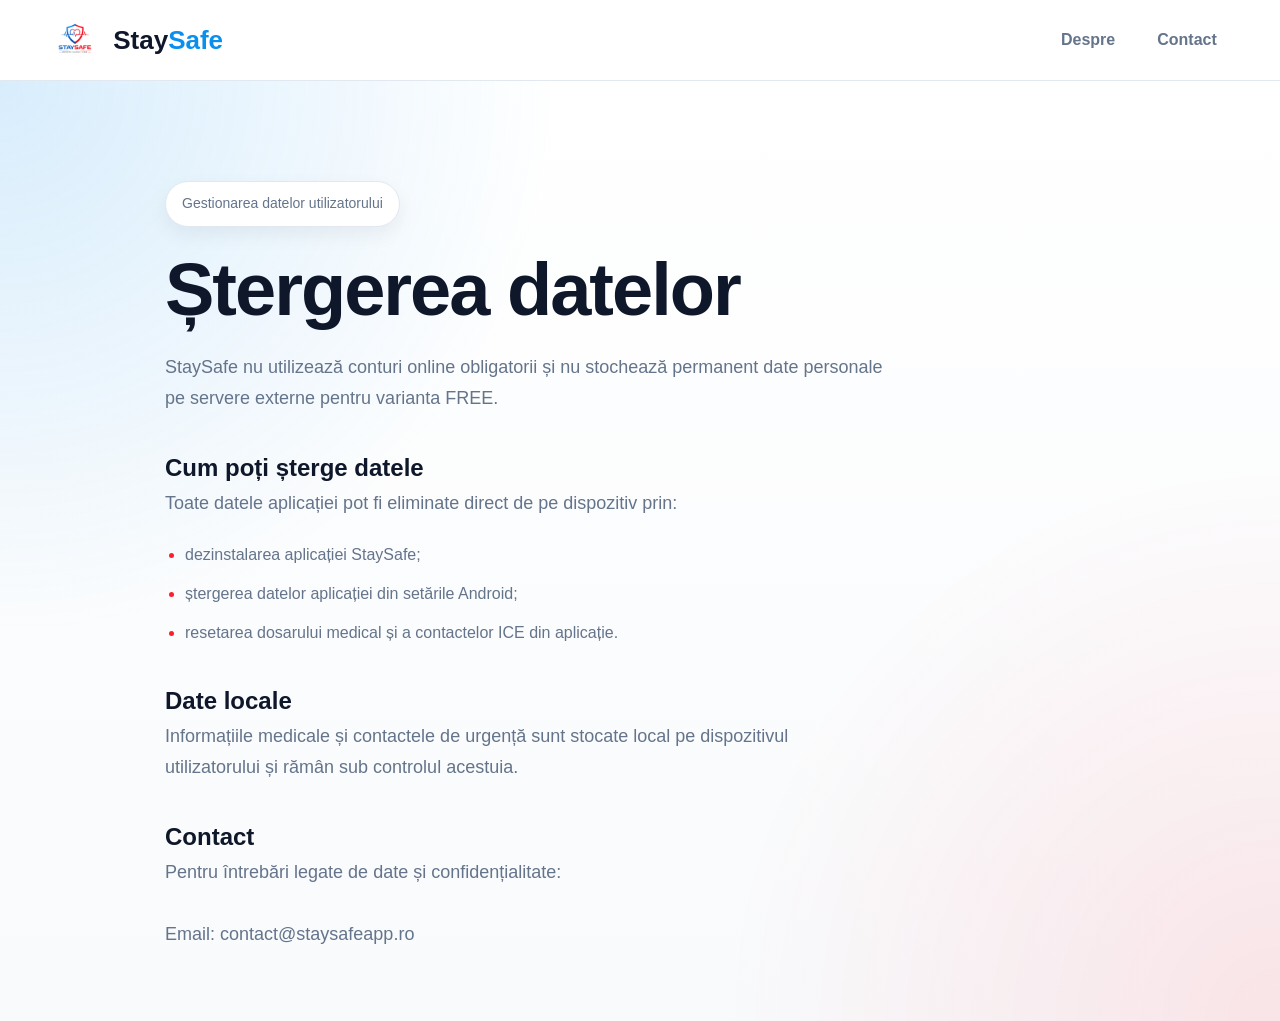
<file: delete-data.html>
<!DOCTYPE html>
<html lang="ro">
<head>
  <meta charset="UTF-8" />
  <meta name="viewport" content="width=device-width, initial-scale=1.0"/>
  <title>Ștergerea datelor - StaySafe</title>
  <link rel="stylesheet" href="style.css"/>
</head>

<body>

<header class="site-header">
  <div class="container nav">
    <a class="brand" href="index.html">
      <img src="logo.png" alt="StaySafe logo"/>
      <span>Stay<span>Safe</span></span>
    </a>

    <nav class="menu">
      <a href="despre.html">Despre</a>
      <a href="contact.html">Contact</a>
    </nav>
  </div>
</header>

<section class="hero page-hero">
  <div class="container text-page">

    <div class="badge">
      Gestionarea datelor utilizatorului
    </div>

    <h1>Ștergerea datelor</h1>

    <p>
      StaySafe nu utilizează conturi online obligatorii și nu stochează permanent
      date personale pe servere externe pentru varianta FREE.
    </p>

    <h2>Cum poți șterge datele</h2>

    <p>
      Toate datele aplicației pot fi eliminate direct de pe dispozitiv prin:
    </p>

    <ul class="privacy-list">
      <li>dezinstalarea aplicației StaySafe;</li>
      <li>ștergerea datelor aplicației din setările Android;</li>
      <li>resetarea dosarului medical și a contactelor ICE din aplicație.</li>
    </ul>

    <h2>Date locale</h2>

    <p>
      Informațiile medicale și contactele de urgență sunt stocate local pe dispozitivul utilizatorului și rămân sub controlul acestuia.
    </p>

    <h2>Contact</h2>

    <p>
      Pentru întrebări legate de date și confidențialitate:
      <br><br>
      Email: contact@staysafeapp.ro
    </p>

  </div>
</section>

</body>
</html>
</file>
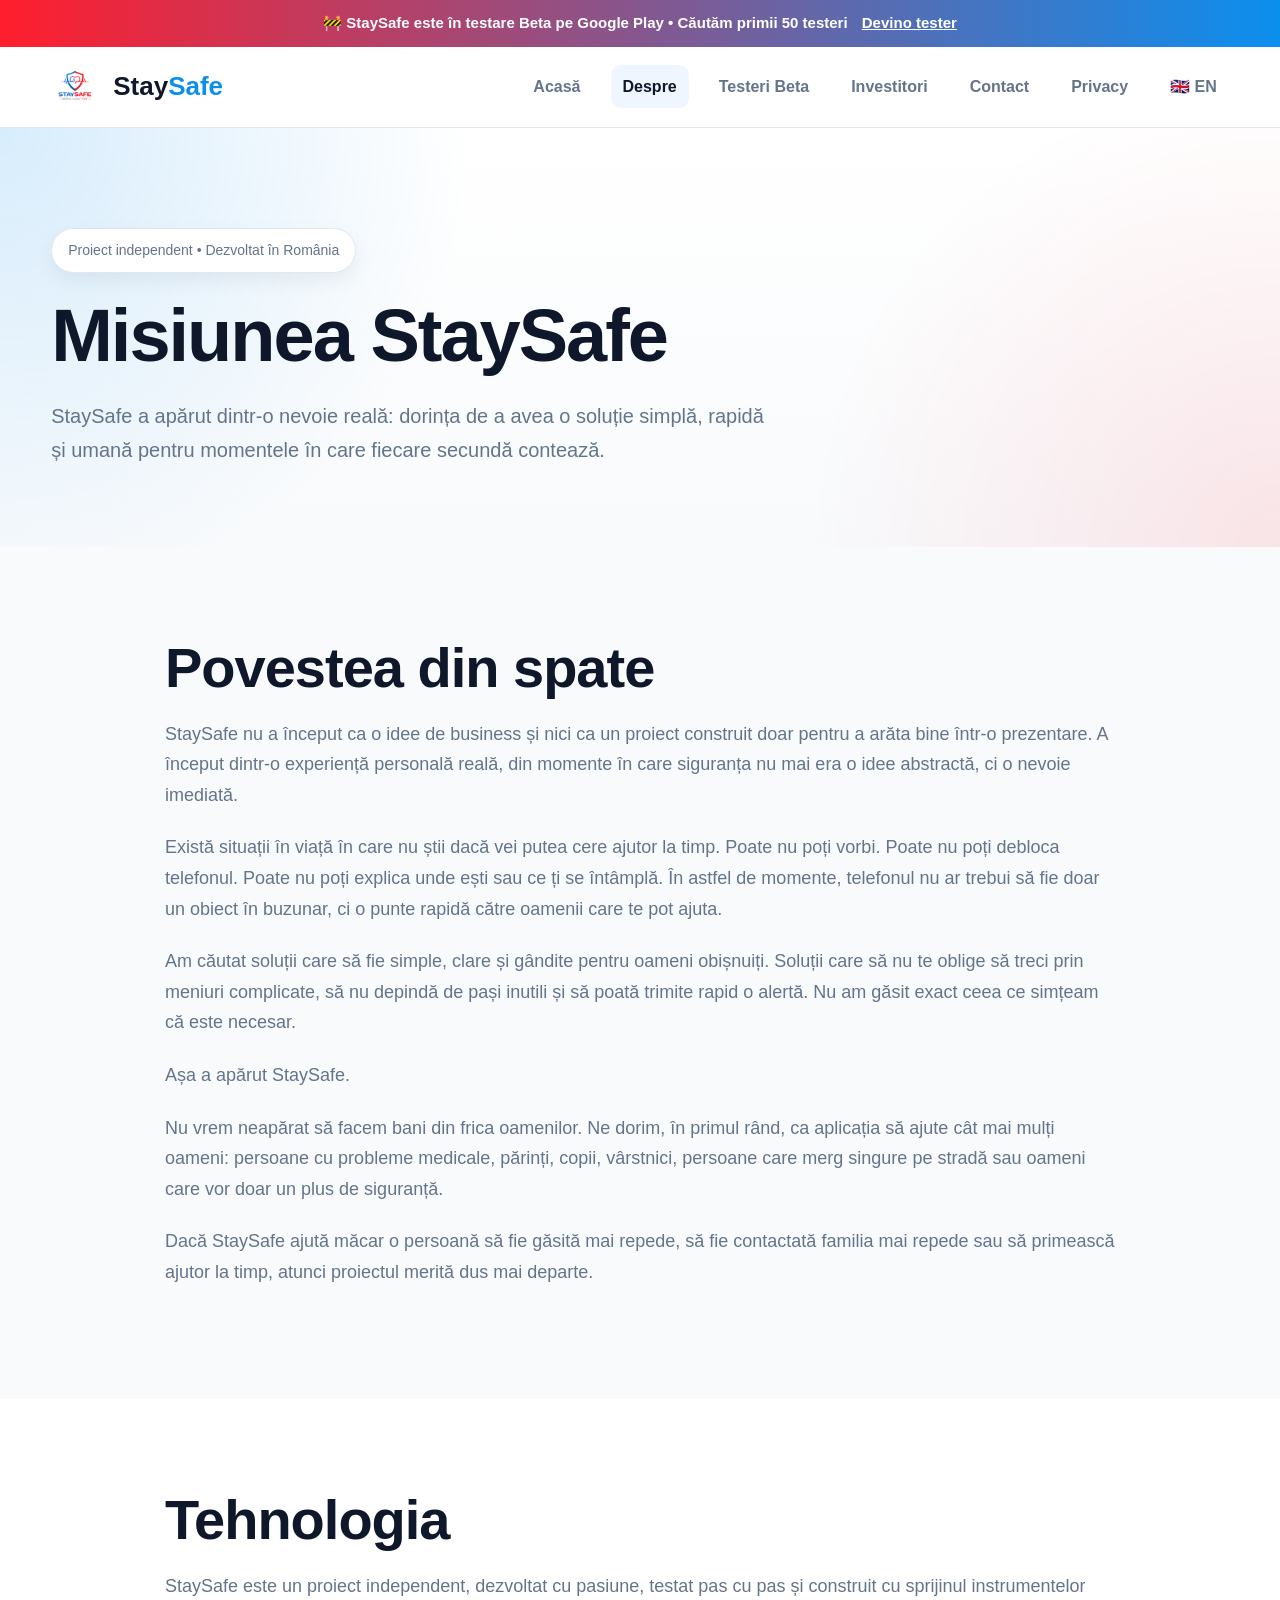
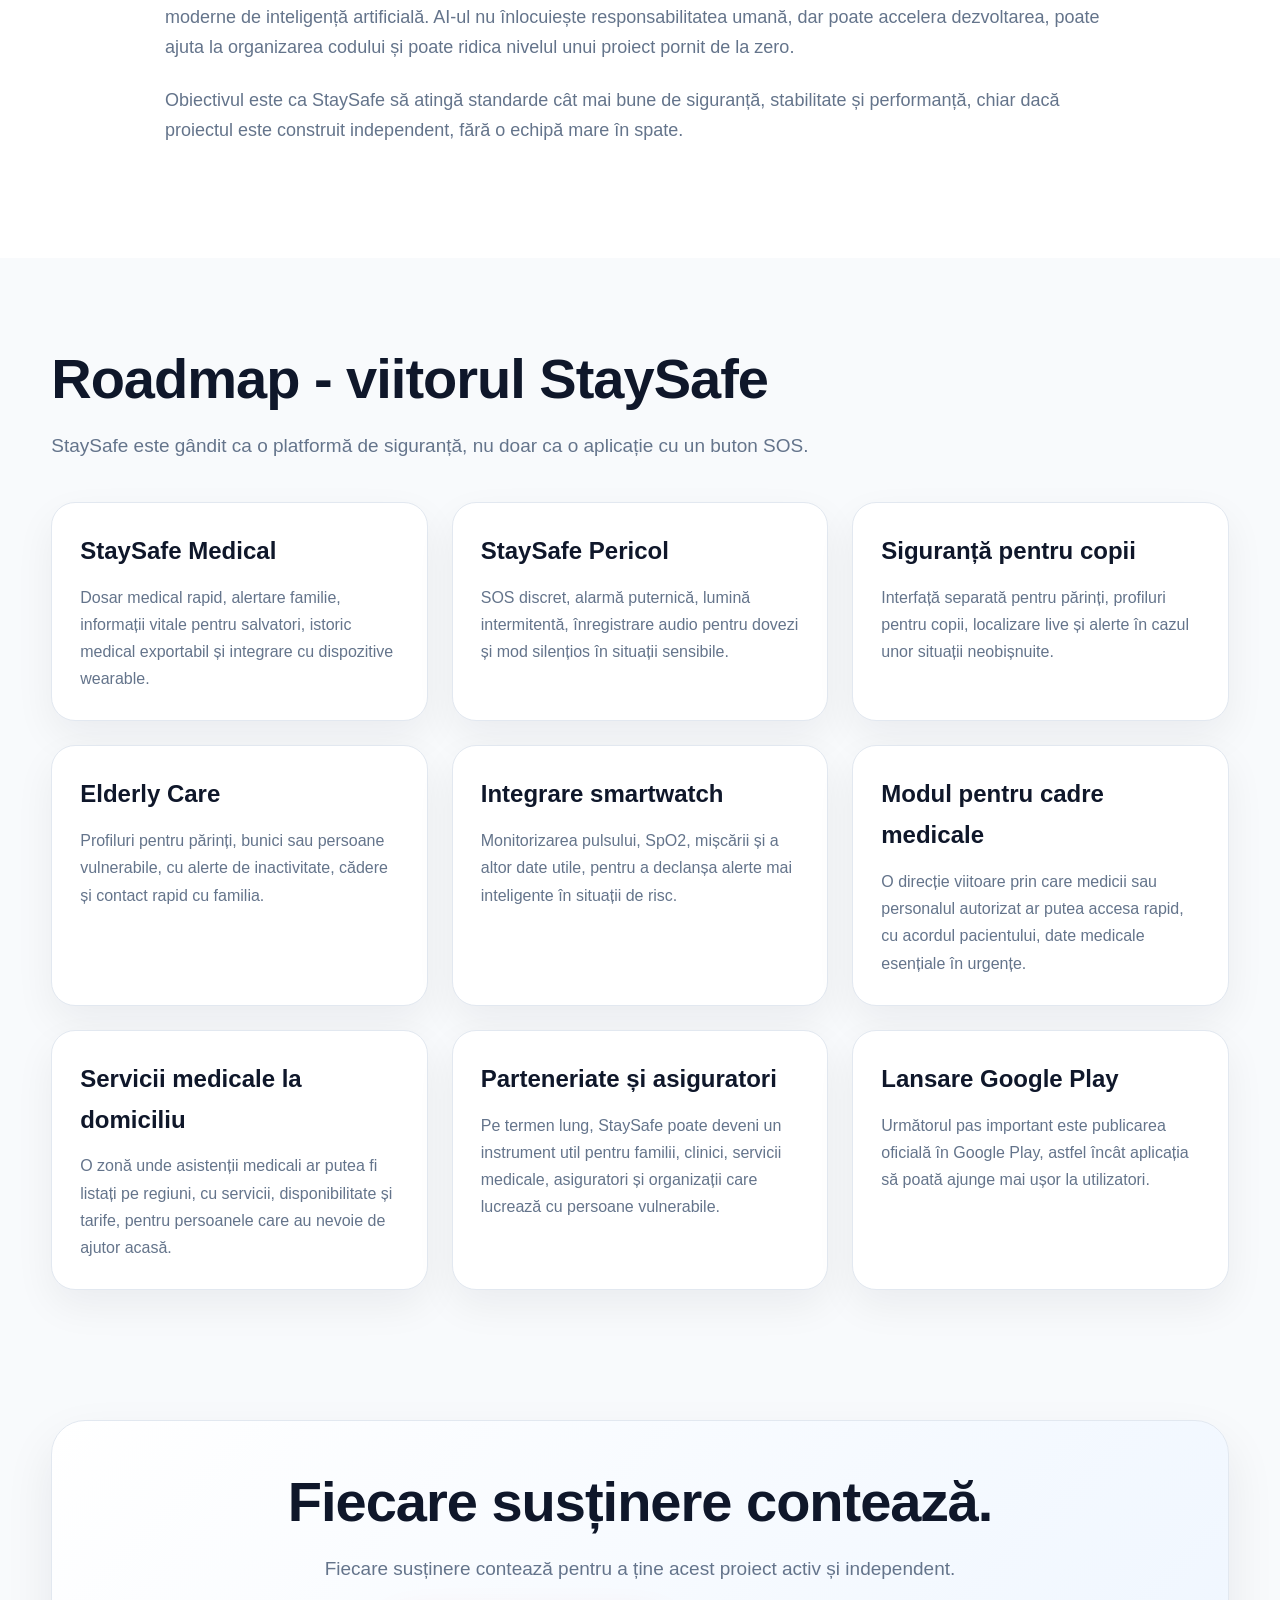
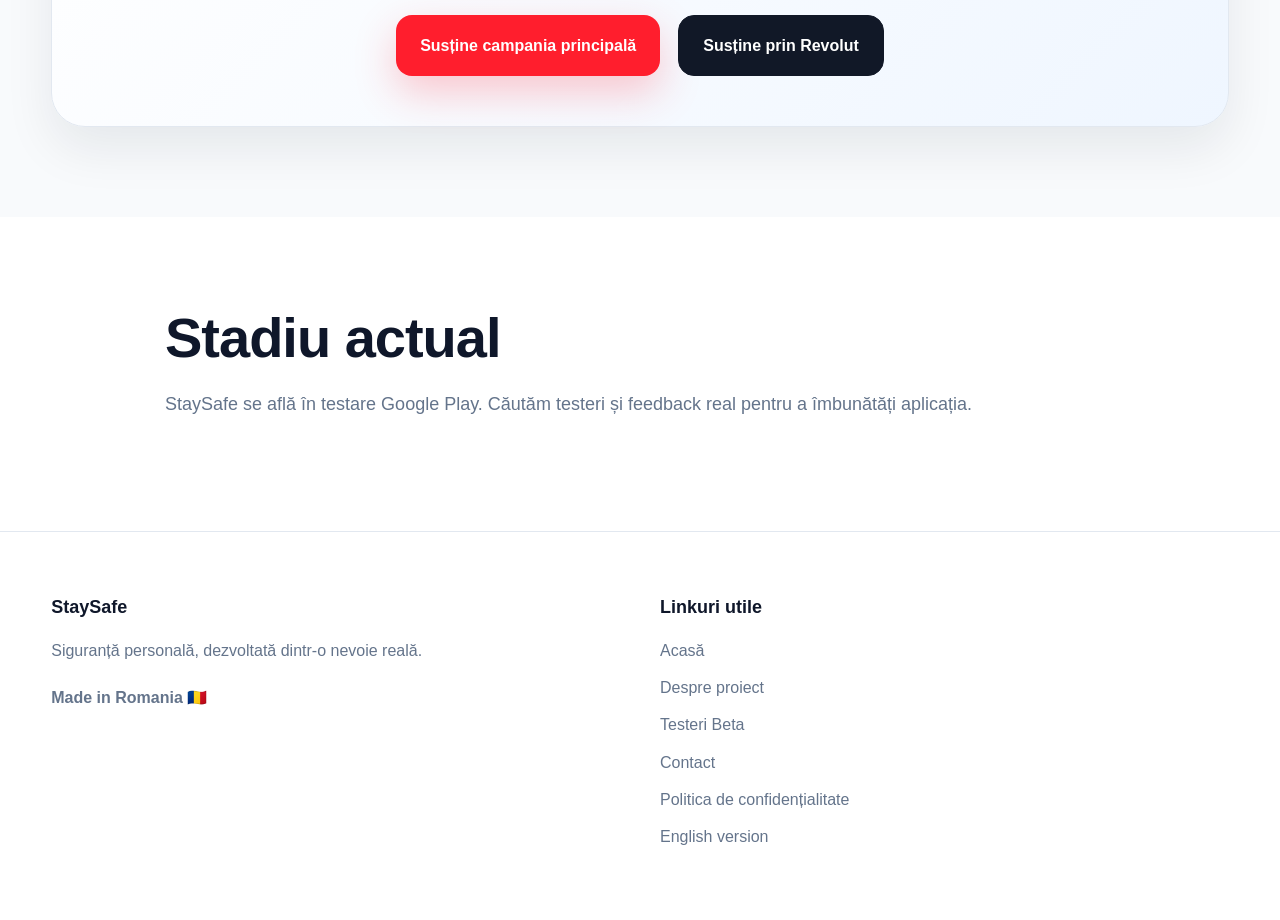
<file: despre.html>
<!DOCTYPE html>
<html lang="ro">
<head>
  <meta charset="UTF-8" />
  <meta name="viewport" content="width=device-width, initial-scale=1.0" />

  <title>Despre proiect - StaySafe</title>
  <meta name="description" content="Misiunea StaySafe: o aplicație de siguranță personală dezvoltată independent, dintr-o nevoie reală, pentru a ajuta oamenii în momente critice." />

  <link rel="stylesheet" href="style.css?v=6" />
</head>

<body>
  <div class="beta-bar">
    🚧 StaySafe este în testare Beta pe Google Play • Căutăm primii 50 testeri
    <a href="testeri.html">Devino tester</a>
  </div>

  <header class="site-header">
    <div class="container nav">
      <a class="brand" href="index.html">
        <img src="logo.png" alt="StaySafe logo" />
        <span>Stay<span>Safe</span></span>
      </a>

      <nav class="menu">
        <a href="index.html">Acasă</a>
        <a href="despre.html" class="active">Despre</a>
        <a href="testeri.html">Testeri Beta</a>
        <a href="investors.html">Investitori</a>
        <a href="contact.html">Contact</a>
        <a href="privacy.html">Privacy</a>
        <a href="about-en.html">🇬🇧 EN</a>
      </nav>
    </div>
  </header>

  <main>
    <section class="hero page-hero">
      <div class="container">
        <div class="badge">Proiect independent • Dezvoltat în România</div>
        <h1>Misiunea StaySafe</h1>
        <p>
          StaySafe a apărut dintr-o nevoie reală: dorința de a avea o soluție simplă, rapidă și umană pentru momentele în care fiecare secundă contează.
        </p>
      </div>
    </section>

    <section class="section">
      <div class="container text-page">
        <h2>Povestea din spate</h2>

        <p>
          StaySafe nu a început ca o idee de business și nici ca un proiect construit doar pentru a arăta bine într-o prezentare.
          A început dintr-o experiență personală reală, din momente în care siguranța nu mai era o idee abstractă, ci o nevoie imediată.
        </p>

        <p>
          Există situații în viață în care nu știi dacă vei putea cere ajutor la timp. Poate nu poți vorbi. Poate nu poți debloca telefonul.
          Poate nu poți explica unde ești sau ce ți se întâmplă. În astfel de momente, telefonul nu ar trebui să fie doar un obiect în buzunar,
          ci o punte rapidă către oamenii care te pot ajuta.
        </p>

        <p>
          Am căutat soluții care să fie simple, clare și gândite pentru oameni obișnuiți. Soluții care să nu te oblige să treci prin meniuri complicate,
          să nu depindă de pași inutili și să poată trimite rapid o alertă. Nu am găsit exact ceea ce simțeam că este necesar.
        </p>

        <p>
          Așa a apărut StaySafe.
        </p>

        <p>
          Nu vrem neapărat să facem bani din frica oamenilor. Ne dorim, în primul rând, ca aplicația să ajute cât mai mulți oameni:
          persoane cu probleme medicale, părinți, copii, vârstnici, persoane care merg singure pe stradă sau oameni care vor doar un plus de siguranță.
        </p>

        <p>
          Dacă StaySafe ajută măcar o persoană să fie găsită mai repede, să fie contactată familia mai repede sau să primească ajutor la timp,
          atunci proiectul merită dus mai departe.
        </p>
      </div>
    </section>

    <section class="section section-dark">
      <div class="container text-page">
        <h2>Tehnologia</h2>

        <p>
          StaySafe este un proiect independent, dezvoltat cu pasiune, testat pas cu pas și construit cu sprijinul instrumentelor moderne de inteligență artificială.
          AI-ul nu înlocuiește responsabilitatea umană, dar poate accelera dezvoltarea, poate ajuta la organizarea codului și poate ridica nivelul unui proiect pornit de la zero.
        </p>

        <p>
          Obiectivul este ca StaySafe să atingă standarde cât mai bune de siguranță, stabilitate și performanță, chiar dacă proiectul este construit independent,
          fără o echipă mare în spate.
        </p>
      </div>
    </section>

    <section class="section">
      <div class="container">
        <h2>Roadmap - viitorul StaySafe</h2>
        <p class="section-lead">
          StaySafe este gândit ca o platformă de siguranță, nu doar ca o aplicație cu un buton SOS.
        </p>

        <div class="steps-grid">
          <article class="card">
            <h3>StaySafe Medical</h3>
            <p>
              Dosar medical rapid, alertare familie, informații vitale pentru salvatori, istoric medical exportabil și integrare cu dispozitive wearable.
            </p>
          </article>

          <article class="card">
            <h3>StaySafe Pericol</h3>
            <p>
              SOS discret, alarmă puternică, lumină intermitentă, înregistrare audio pentru dovezi și mod silențios în situații sensibile.
            </p>
          </article>

          <article class="card">
            <h3>Siguranță pentru copii</h3>
            <p>
              Interfață separată pentru părinți, profiluri pentru copii, localizare live și alerte în cazul unor situații neobișnuite.
            </p>
          </article>

          <article class="card">
            <h3>Elderly Care</h3>
            <p>
              Profiluri pentru părinți, bunici sau persoane vulnerabile, cu alerte de inactivitate, cădere și contact rapid cu familia.
            </p>
          </article>

          <article class="card">
            <h3>Integrare smartwatch</h3>
            <p>
              Monitorizarea pulsului, SpO2, mișcării și a altor date utile, pentru a declanșa alerte mai inteligente în situații de risc.
            </p>
          </article>

          <article class="card">
            <h3>Modul pentru cadre medicale</h3>
            <p>
              O direcție viitoare prin care medicii sau personalul autorizat ar putea accesa rapid, cu acordul pacientului, date medicale esențiale în urgențe.
            </p>
          </article>

          <article class="card">
            <h3>Servicii medicale la domiciliu</h3>
            <p>
              O zonă unde asistenții medicali ar putea fi listați pe regiuni, cu servicii, disponibilitate și tarife, pentru persoanele care au nevoie de ajutor acasă.
            </p>
          </article>

          <article class="card">
            <h3>Parteneriate și asiguratori</h3>
            <p>
              Pe termen lung, StaySafe poate deveni un instrument util pentru familii, clinici, servicii medicale, asiguratori și organizații care lucrează cu persoane vulnerabile.
            </p>
          </article>

          <article class="card">
            <h3>Lansare Google Play</h3>
            <p>
              Următorul pas important este publicarea oficială în Google Play, astfel încât aplicația să poată ajunge mai ușor la utilizatori.
            </p>
          </article>
        </div>
      </div>
    </section>

    <section class="section cta-section">
      <div class="container cta-box">
        <h2>Fiecare susținere contează.</h2>
        <p>
          Fiecare susținere contează pentru a ține acest proiect activ și independent.
        </p>
        <div class="cta-actions">
          <a class="btn btn-red" href="https://4fund.com/ro/pda5jh" target="_blank" rel="noopener">Susține campania principală</a>
          <a class="btn btn-dark" href="https://revolut.me/mihaiqpeq?currency=RON&amount=1000&note=Sustin%20lansarea%20StaySafe%20in%20Google%20Play" target="_blank" rel="noopener">Susține prin Revolut</a>
        </div>
      </div>
    </section>
  
<section class="section section-dark"><div class="container text-page">
<h2>Stadiu actual</h2>
<p>StaySafe se află în testare Google Play. Căutăm testeri și feedback real pentru a îmbunătăți aplicația.</p>
</div></section>

</main>

  <footer class="site-footer">
    <div class="container footer-grid">
      <div>
        <strong>StaySafe</strong>
        <p>Siguranță personală, dezvoltată dintr-o nevoie reală.</p>
        <p class="made">Made in Romania 🇷🇴</p>
      </div>

      <div>
        <strong>Linkuri utile</strong>
        <a href="index.html">Acasă</a>
        <a href="despre.html">Despre proiect</a>
        <a href="testeri.html">Testeri Beta</a>
        <a href="contact.html">Contact</a>
        <a href="privacy.html">Politica de confidențialitate</a>
        <a href="index-en.html">English version</a>
      </div>
    </div>
  </footer>
</body>
</html>
</file>
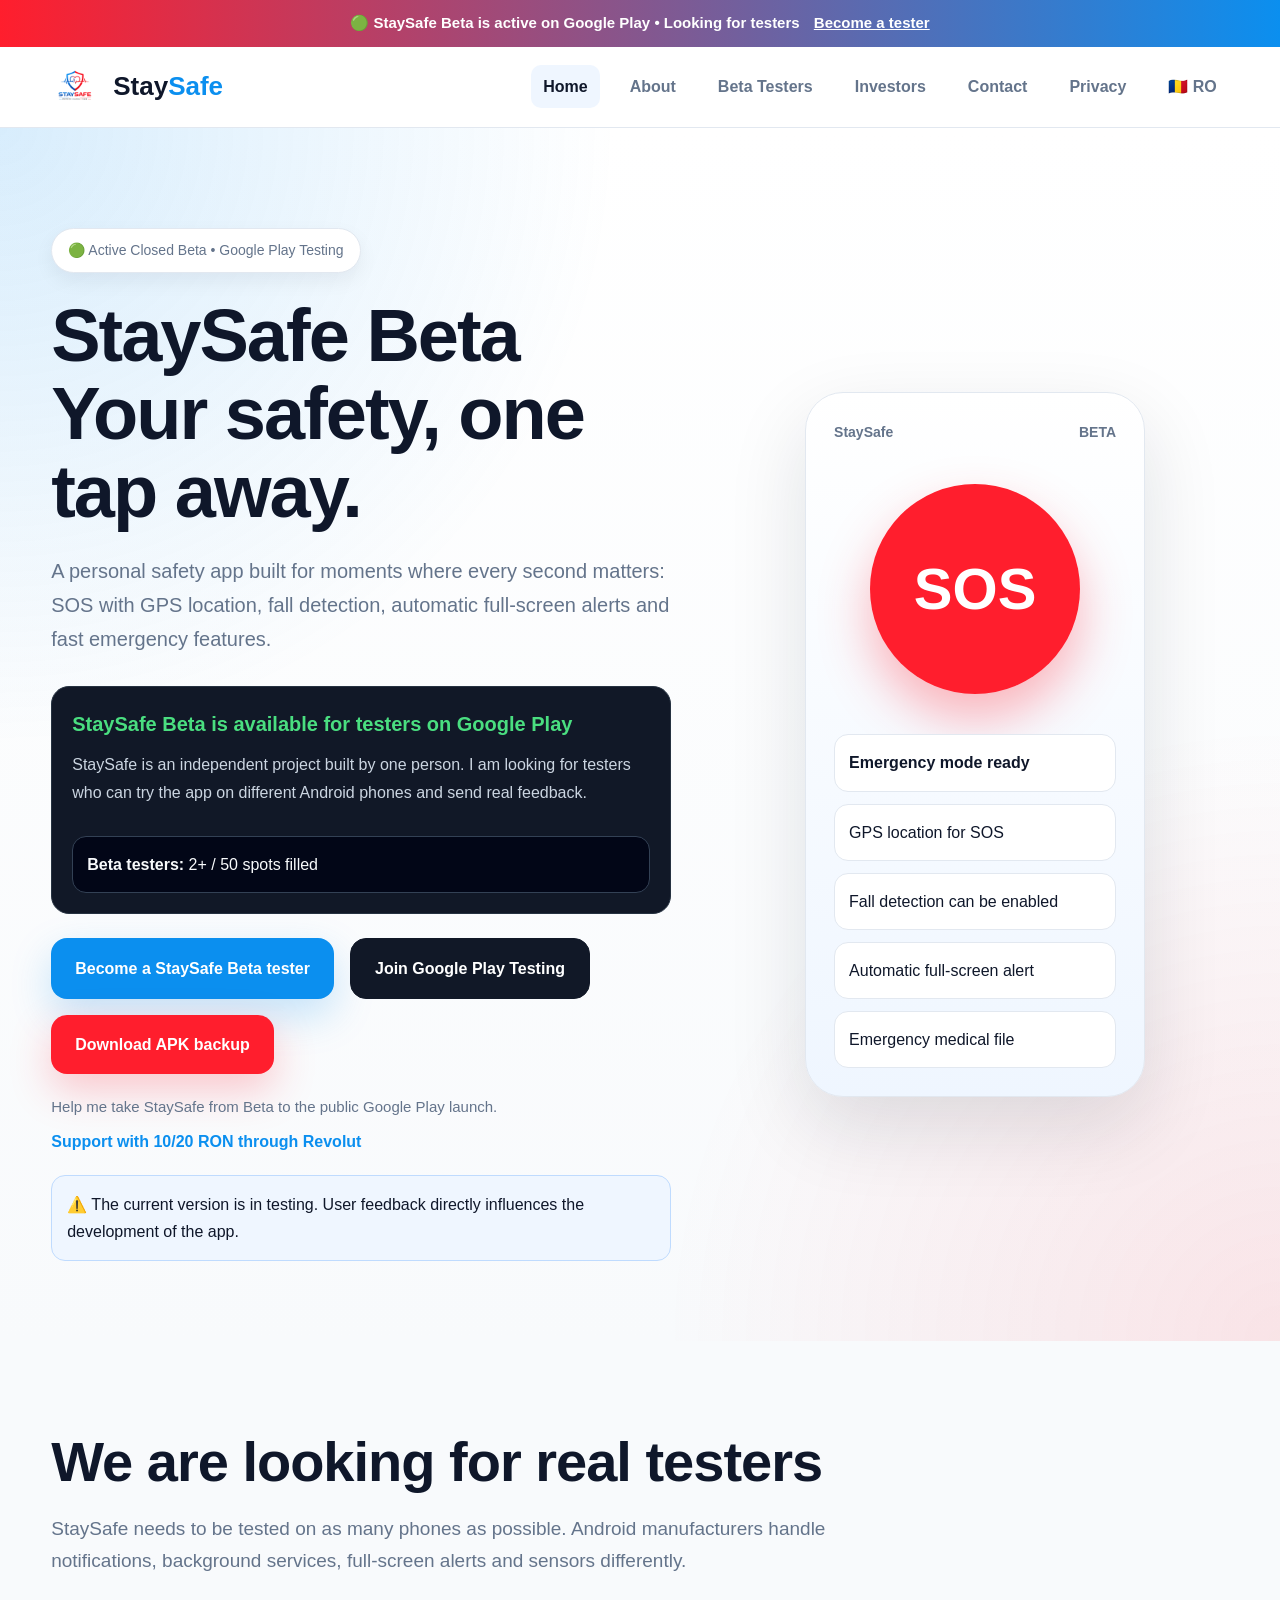
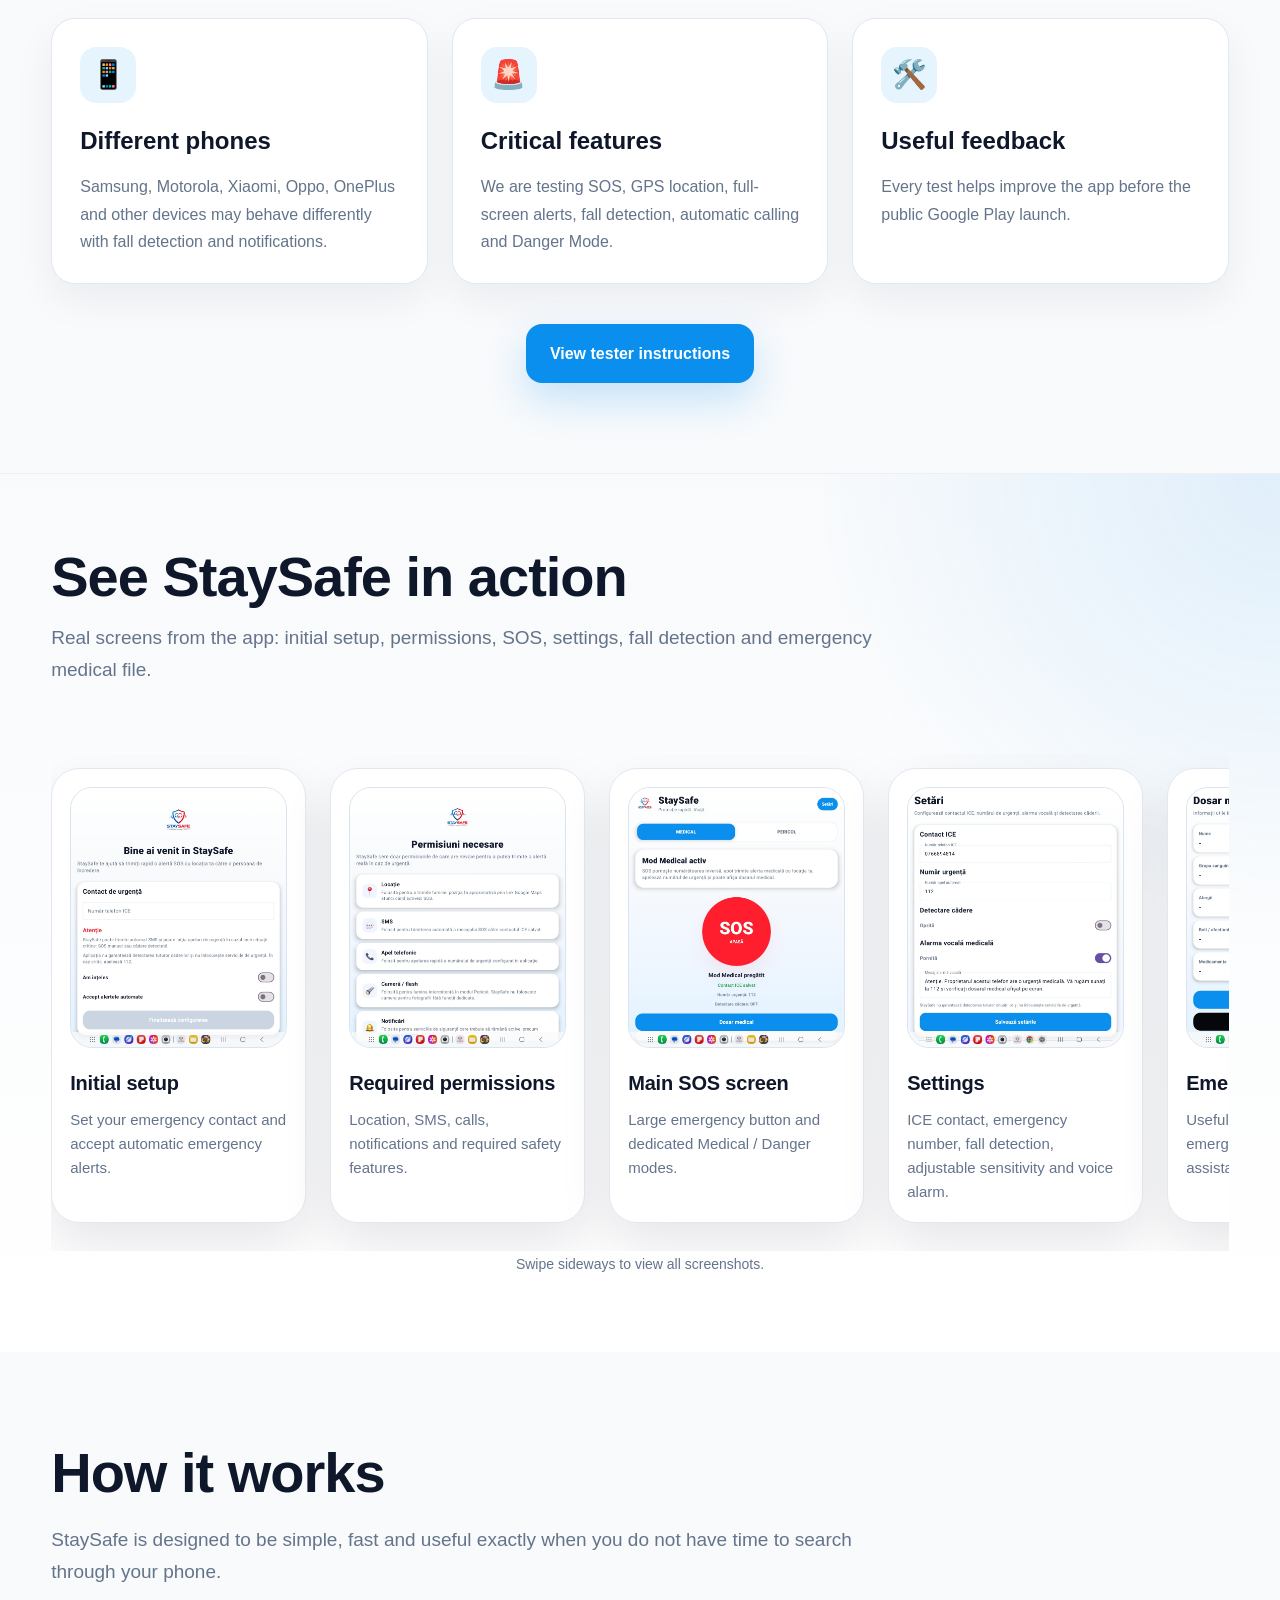
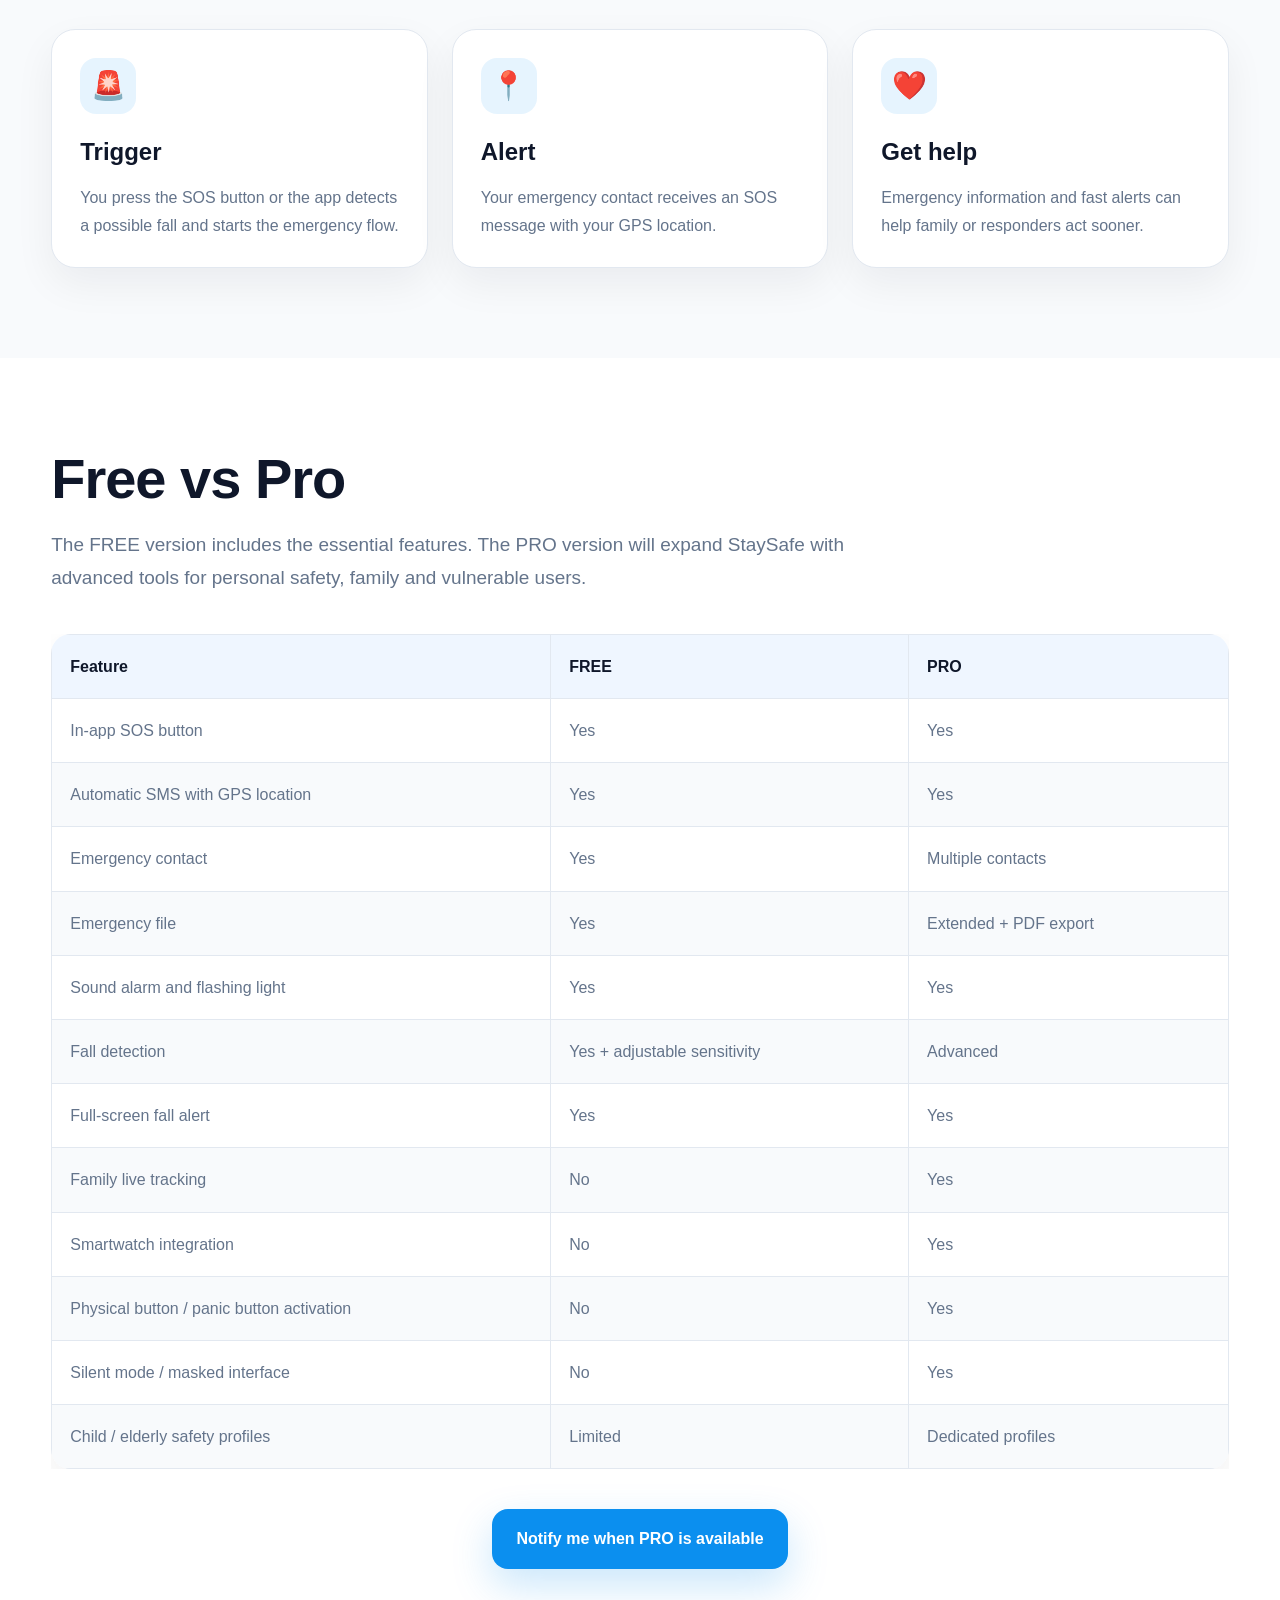
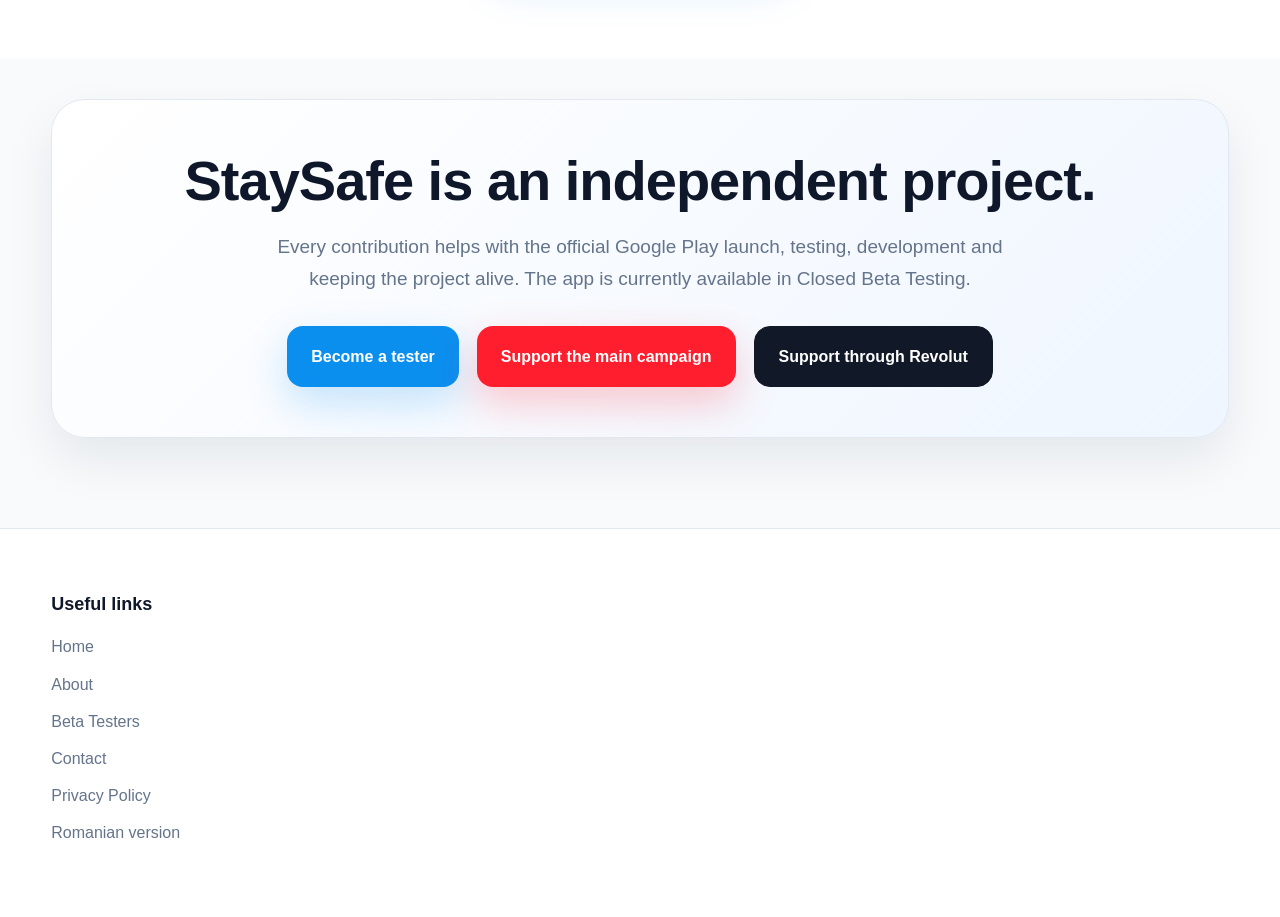
<file: index-en.html>
<!DOCTYPE html>
<html lang="en">
<head>
  <!-- Google tag (gtag.js) -->
  <script async src="https://www.googletagmanager.com/gtag/js?id=G-LENY8Q4KW6"></script>
  <script>
    window.dataLayer = window.dataLayer || [];
    function gtag(){dataLayer.push(arguments);}
    gtag('js', new Date());
    gtag('config', 'G-LENY8Q4KW6');
  </script>

  <meta charset="UTF-8" />
  <meta name="viewport" content="width=device-width, initial-scale=1.0" />

  <title>StaySafe Beta - Your safety, one tap away</title>
  <meta name="description" content="StaySafe is a personal safety app currently in Beta testing: SOS with GPS location, fall detection, full-screen emergency alerts and personal safety features." />

  <link rel="stylesheet" href="style.css?v=6" />
</head>

<body>
  <div class="beta-bar">
    🟢 StaySafe Beta is active on Google Play • Looking for testers
    <a href="testers-en.html">Become a tester</a>
  </div>

  <header class="site-header">
    <div class="container nav">
      <a class="brand" href="index-en.html">
        <img src="logo.png" alt="StaySafe logo" />
        <span>Stay<span>Safe</span></span>
      </a>

      <nav class="menu">
        <a href="index-en.html" class="active">Home</a>
        <a href="about-en.html">About</a>
        <a href="testers-en.html">Beta Testers</a>
        <a href="investors-en.html">Investors</a>
        <a href="contact-en.html">Contact</a>
        <a href="privacy-en.html">Privacy</a>
        <a href="index.html">🇷🇴 RO</a>
      </nav>
    </div>
  </header>

  <main>
    <section class="hero">
      <div class="container hero-grid">
        <div class="hero-content">
          <div class="badge">🟢 Active Closed Beta • Google Play Testing</div>

          <h1>StaySafe Beta<br>Your safety, one tap away.</h1>

          <p>
            A personal safety app built for moments where every second matters:
            SOS with GPS location, fall detection, automatic full-screen alerts and fast emergency features.
          </p>

          <div style="background:#111827;border:1px solid #263241;padding:20px;border-radius:18px;margin:24px 0;color:#f8fafc;">
            <strong style="color:#4ade80;font-size:20px;">StaySafe Beta is available for testers on Google Play</strong>
            <p style="margin-top:10px;color:#cbd5e1;font-size:16px;">
              StaySafe is an independent project built by one person. I am looking for testers who can try the app on different Android phones and send real feedback.
            </p>

            <div style="margin-top:16px;background:#020617;border:1px solid #334155;border-radius:14px;padding:14px;">
              <strong>Beta testers:</strong> 2+ / 50 spots filled
            </div>
          </div>

          <div class="hero-actions">
            <a class="btn btn-blue" href="testers-en.html" onclick="gtag('event', 'open_beta_page_en');">
              Become a StaySafe Beta tester
            </a>

            <a class="btn btn-dark" href="https://play.google.com/apps/testing/ro.staysafe.app" target="_blank" rel="noopener" onclick="gtag('event', 'join_google_play_beta_en');">
              Join Google Play Testing
            </a>

            <a class="btn btn-red" href="staysafe-free.apk" download onclick="gtag('event', 'download_apk_en');">
              Download APK backup
            </a>
          </div>

          <div class="support-line">
            <p>Help me take StaySafe from Beta to the public Google Play launch.</p>
            <a href="https://revolut.me/mihaiqpeq?currency=RON&amount=1000&note=Sustin%20lansarea%20StaySafe%20in%20Google%20Play" target="_blank" rel="noopener">
              Support with 10/20 RON through Revolut
            </a>
          </div>

          <div style="margin-top:20px;padding:15px;background:#eff6ff;border:1px solid #bfdbfe;border-radius:14px;color:#0f172a;">
            ⚠️ The current version is in testing. User feedback directly influences the development of the app.
          </div>
        </div>

        <div class="phone-preview">
          <div class="phone-screen">
            <div class="phone-top">
              <span>StaySafe</span>
              <span>BETA</span>
            </div>

            <div class="sos-button">SOS</div>

            <div class="phone-info">
              <strong>Emergency mode ready</strong>
              <span>GPS location for SOS</span>
              <span>Fall detection can be enabled</span>
              <span>Automatic full-screen alert</span>
              <span>Emergency medical file</span>
            </div>
          </div>
        </div>
      </div>
    </section>

    <section class="section" id="testers">
      <div class="container">
        <h2>We are looking for real testers</h2>
        <p class="section-lead">
          StaySafe needs to be tested on as many phones as possible. Android manufacturers handle notifications, background services, full-screen alerts and sensors differently.
        </p>

        <div class="steps-grid">
          <article class="card">
            <div class="icon">📱</div>
            <h3>Different phones</h3>
            <p>Samsung, Motorola, Xiaomi, Oppo, OnePlus and other devices may behave differently with fall detection and notifications.</p>
          </article>

          <article class="card">
            <div class="icon">🚨</div>
            <h3>Critical features</h3>
            <p>We are testing SOS, GPS location, full-screen alerts, fall detection, automatic calling and Danger Mode.</p>
          </article>

          <article class="card">
            <div class="icon">🛠️</div>
            <h3>Useful feedback</h3>
            <p>Every test helps improve the app before the public Google Play launch.</p>
          </article>
        </div>

        <div class="center">
          <a class="btn btn-blue" href="testers-en.html">View tester instructions</a>
        </div>
      </div>
    </section>

    <section class="section screenshots-section">
      <div class="container">
        <div class="screenshots-header">
          <div>
            <h2>See StaySafe in action</h2>
            <p class="section-lead">
              Real screens from the app: initial setup, permissions, SOS, settings, fall detection and emergency medical file.
            </p>
          </div>
        </div>

        <div class="screenshots-carousel" aria-label="StaySafe screenshots">
          <article class="screenshot-card">
            <img src="screenshots/01 - Welcome.jpeg" alt="StaySafe - initial setup" />
            <h3>Initial setup</h3>
            <p>Set your emergency contact and accept automatic emergency alerts.</p>
          </article>

          <article class="screenshot-card">
            <img src="screenshots/02 - Permisiuni.jpeg" alt="StaySafe - required permissions" />
            <h3>Required permissions</h3>
            <p>Location, SMS, calls, notifications and required safety features.</p>
          </article>

          <article class="screenshot-card">
            <img src="screenshots/03 - Home.jpeg" alt="StaySafe - main SOS screen" />
            <h3>Main SOS screen</h3>
            <p>Large emergency button and dedicated Medical / Danger modes.</p>
          </article>

          <article class="screenshot-card">
            <img src="screenshots/04 - Setari.jpeg" alt="StaySafe - app settings" />
            <h3>Settings</h3>
            <p>ICE contact, emergency number, fall detection, adjustable sensitivity and voice alarm.</p>
          </article>

          <article class="screenshot-card">
            <img src="screenshots/05 - Dosar.jpeg" alt="StaySafe - emergency medical file" />
            <h3>Emergency file</h3>
            <p>Useful information for emergency situations and faster assistance.</p>
          </article>
        </div>

        <div class="carousel-note">
          Swipe sideways to view all screenshots.
        </div>
      </div>
    </section>

    <section class="section" id="how-it-works">
      <div class="container">
        <h2>How it works</h2>
        <p class="section-lead">
          StaySafe is designed to be simple, fast and useful exactly when you do not have time to search through your phone.
        </p>

        <div class="steps-grid">
          <article class="card">
            <div class="icon">🚨</div>
            <h3>Trigger</h3>
            <p>You press the SOS button or the app detects a possible fall and starts the emergency flow.</p>
          </article>

          <article class="card">
            <div class="icon">📍</div>
            <h3>Alert</h3>
            <p>Your emergency contact receives an SOS message with your GPS location.</p>
          </article>

          <article class="card">
            <div class="icon">❤️</div>
            <h3>Get help</h3>
            <p>Emergency information and fast alerts can help family or responders act sooner.</p>
          </article>
        </div>
      </div>
    </section>

    <section class="section section-dark" id="free-pro">
      <div class="container">
        <h2>Free vs Pro</h2>
        <p class="section-lead">
          The FREE version includes the essential features. The PRO version will expand StaySafe with advanced tools for personal safety, family and vulnerable users.
        </p>

        <div class="table-wrap">
          <table class="compare-table">
            <thead>
              <tr>
                <th>Feature</th>
                <th>FREE</th>
                <th>PRO</th>
              </tr>
            </thead>
            <tbody>
              <tr>
                <td>In-app SOS button</td>
                <td>Yes</td>
                <td>Yes</td>
              </tr>
              <tr>
                <td>Automatic SMS with GPS location</td>
                <td>Yes</td>
                <td>Yes</td>
              </tr>
              <tr>
                <td>Emergency contact</td>
                <td>Yes</td>
                <td>Multiple contacts</td>
              </tr>
              <tr>
                <td>Emergency file</td>
                <td>Yes</td>
                <td>Extended + PDF export</td>
              </tr>
              <tr>
                <td>Sound alarm and flashing light</td>
                <td>Yes</td>
                <td>Yes</td>
              </tr>
              <tr>
                <td>Fall detection</td>
                <td>Yes + adjustable sensitivity</td>
                <td>Advanced</td>
              </tr>
              <tr>
                <td>Full-screen fall alert</td>
                <td>Yes</td>
                <td>Yes</td>
              </tr>
              <tr>
                <td>Family live tracking</td>
                <td>No</td>
                <td>Yes</td>
              </tr>
              <tr>
                <td>Smartwatch integration</td>
                <td>No</td>
                <td>Yes</td>
              </tr>
              <tr>
                <td>Physical button / panic button activation</td>
                <td>No</td>
                <td>Yes</td>
              </tr>
              <tr>
                <td>Silent mode / masked interface</td>
                <td>No</td>
                <td>Yes</td>
              </tr>
              <tr>
                <td>Child / elderly safety profiles</td>
                <td>Limited</td>
                <td>Dedicated profiles</td>
              </tr>
            </tbody>
          </table>
        </div>

        <div class="center">
          <a class="btn btn-blue" href="contact-en.html">Notify me when PRO is available</a>
        </div>
      </div>
    </section>

    <section class="section cta-section">
      <div class="container cta-box">
        <h2>StaySafe is an independent project.</h2>
        <p>
          Every contribution helps with the official Google Play launch, testing, development and keeping the project alive. The app is currently available in Closed Beta Testing.
        </p>
        <div class="cta-actions">
          <a class="btn btn-blue" href="testers-en.html">Become a tester</a>
          <a class="btn btn-red" href="https://4fund.com/ro/pda5jh" target="_blank" rel="noopener">Support the main campaign</a>
          <a class="btn btn-dark" href="https://revolut.me/mihaiqpeq?currency=RON&amount=1000&note=Sustin%20lansarea%20StaySafe%20in%20Google%20Play" target="_blank" rel="noopener">Support through Revolut</a>
        </div>
      </div>
    </section>
  </main>

  <footer class="site-footer">
    <div class="container footer-grid">
      <div>
        <strong>Useful links</strong>
        <a href="index-en.html">Home</a>
        <a href="about-en.html">About</a>
        <a href="testers-en.html">Beta Testers</a>
        <a href="contact-en.html">Contact</a>
        <a href="privacy-en.html">Privacy Policy</a>
        <a href="index.html">Romanian version</a>
      </div>
    </div>
  </footer>
</body>
</html>
</file>
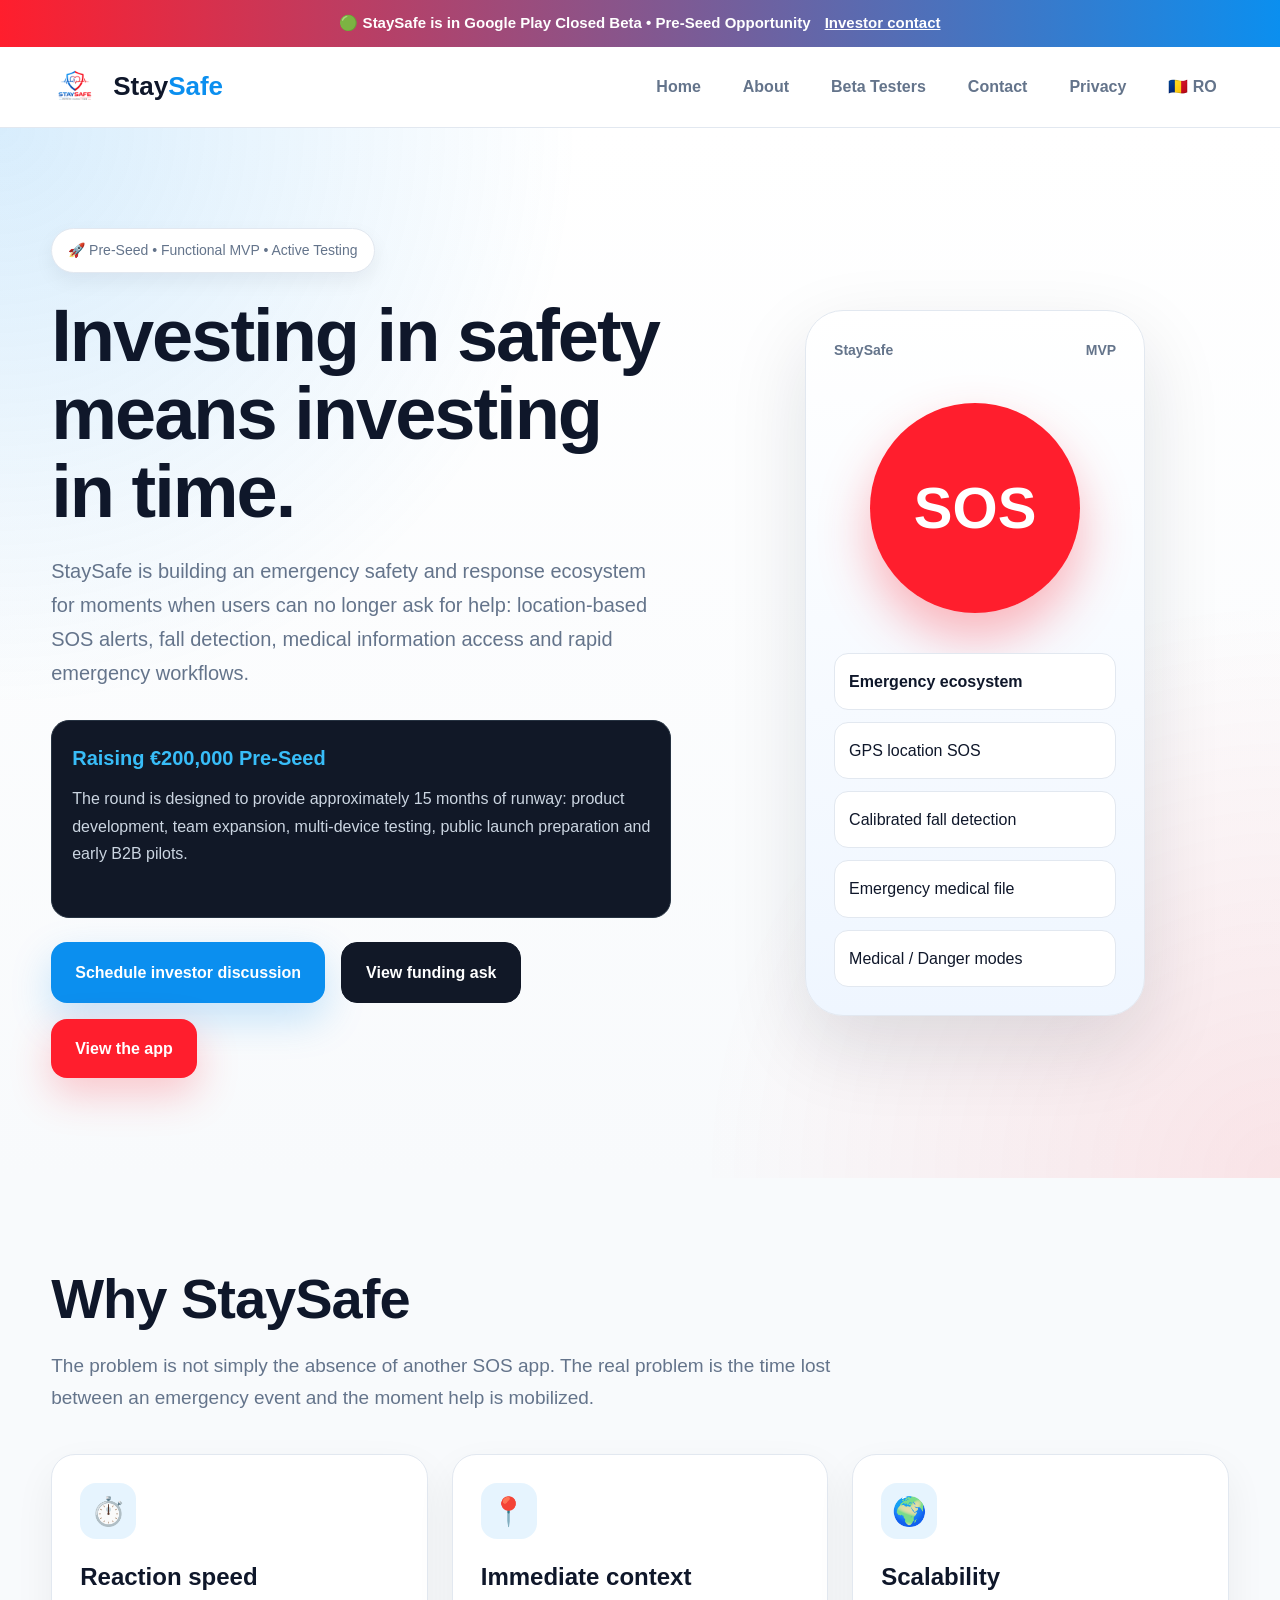
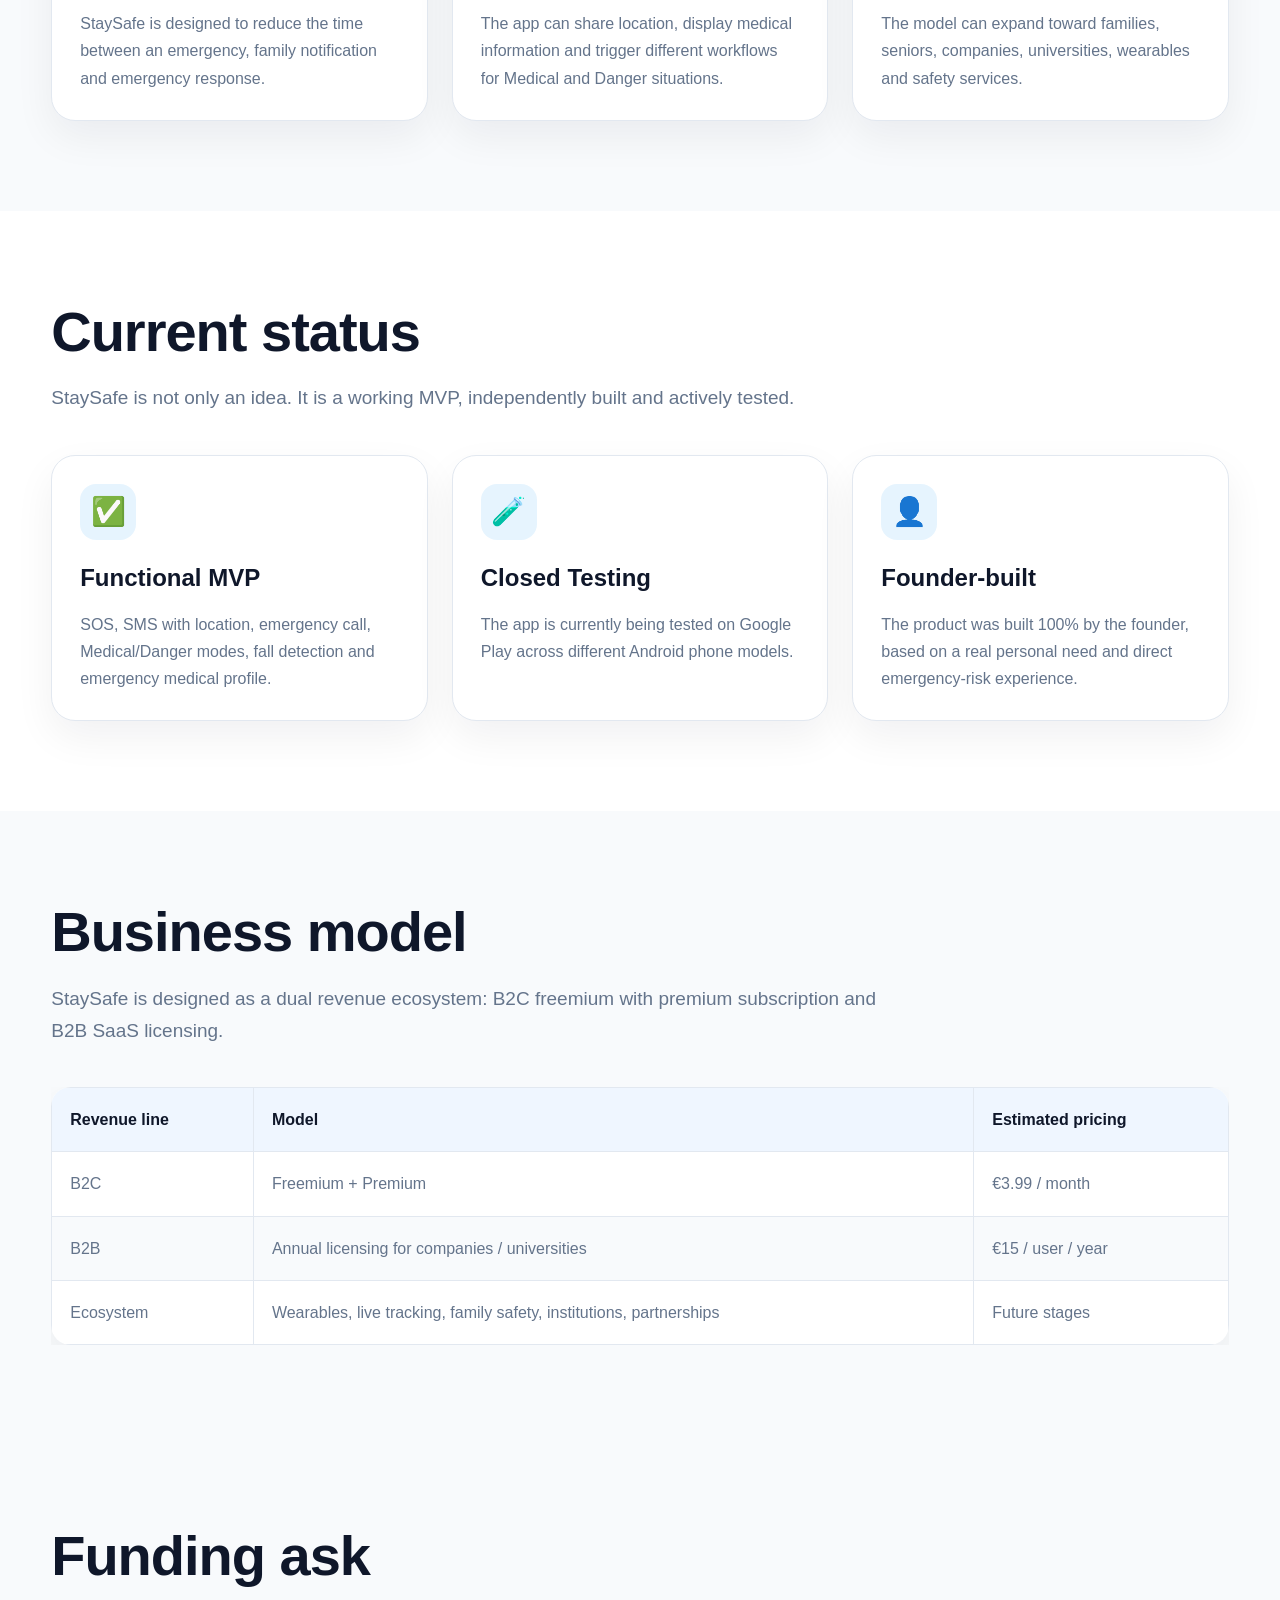
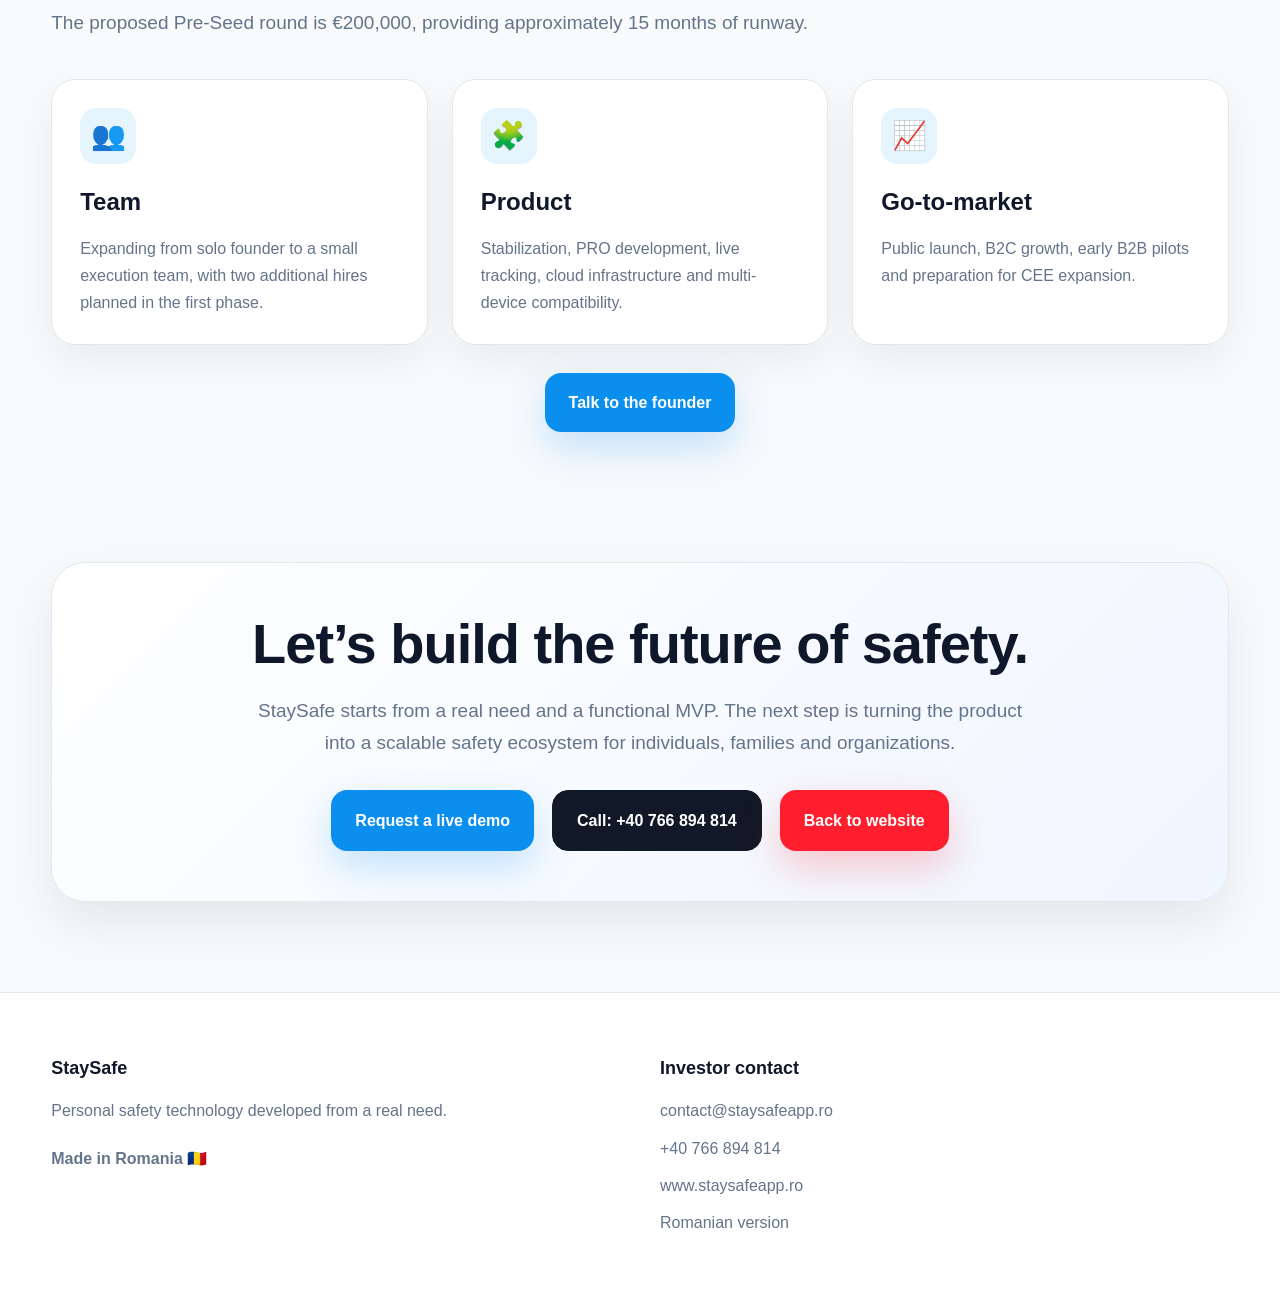
<file: investors-en.html>
<!DOCTYPE html>
<html lang="en">
<head>
  <!-- Google tag (gtag.js) -->
  <script async src="https://www.googletagmanager.com/gtag/js?id=G-LENY8Q4KW6"></script>
  <script>
    window.dataLayer = window.dataLayer || [];
    function gtag(){dataLayer.push(arguments);}
    gtag('js', new Date());
    gtag('config', 'G-LENY8Q4KW6');
  </script>

  <meta charset="UTF-8" />
  <meta name="viewport" content="width=device-width, initial-scale=1.0" />

  <title>StaySafe Investors - Pre-Seed Opportunity</title>
  <meta name="description" content="StaySafe is an emergency safety ecosystem currently in Google Play Closed Testing. Investor page." />

  <link rel="stylesheet" href="style.css?v=6" />
</head>

<body>
  <div class="beta-bar">
    🟢 StaySafe is in Google Play Closed Beta • Pre-Seed Opportunity
    <a href="contact.html">Investor contact</a>
  </div>

  <header class="site-header">
    <div class="container nav">
      <a class="brand" href="index-en.html">
        <img src="logo.png" alt="StaySafe logo" />
        <span>Stay<span>Safe</span></span>
      </a>

      <nav class="menu">
        <a href="index-en.html">Home</a>
        <a href="despre.html">About</a>
        <a href="testeri.html">Beta Testers</a>
        <a href="contact.html">Contact</a>
        <a href="privacy.html">Privacy</a>
        <a href="investors.html">🇷🇴 RO</a>
      </nav>
    </div>
  </header>

  <main>
    <section class="hero">
      <div class="container hero-grid">
        <div class="hero-content">
          <div class="badge">🚀 Pre-Seed • Functional MVP • Active Testing</div>

          <h1>Investing in safety means investing in time.</h1>

          <p>
            StaySafe is building an emergency safety and response ecosystem for moments when users
            can no longer ask for help: location-based SOS alerts, fall detection, medical information
            access and rapid emergency workflows.
          </p>

          <div style="background:#111827;border:1px solid #263241;padding:20px;border-radius:18px;margin:24px 0;color:#f8fafc;">
            <strong style="color:#38bdf8;font-size:20px;">Raising €200,000 Pre-Seed</strong>
            <p style="margin-top:10px;color:#cbd5e1;font-size:16px;">
              The round is designed to provide approximately 15 months of runway: product development,
              team expansion, multi-device testing, public launch preparation and early B2B pilots.
            </p>
          </div>

          <div class="hero-actions">
            <a class="btn btn-blue" href="contact.html">
Schedule investor discussion
</a>

            <a class="btn btn-dark" href="#investment" onclick="gtag('event', 'view_investment_ask');">
              View funding ask
            </a>

            <a class="btn btn-red" href="index-en.html">
              View the app
            </a>
          </div>
        </div>

        <div class="phone-preview">
          <div class="phone-screen">
            <div class="phone-top">
              <span>StaySafe</span>
              <span>MVP</span>
            </div>

            <div class="sos-button">SOS</div>

            <div class="phone-info">
              <strong>Emergency ecosystem</strong>
              <span>GPS location SOS</span>
              <span>Calibrated fall detection</span>
              <span>Emergency medical file</span>
              <span>Medical / Danger modes</span>
            </div>
          </div>
        </div>
      </div>
    </section>

    <section class="section">
      <div class="container">
        <h2>Why StaySafe</h2>
        <p class="section-lead">
          The problem is not simply the absence of another SOS app. The real problem is the time lost
          between an emergency event and the moment help is mobilized.
        </p>

        <div class="steps-grid">
          <article class="card">
            <div class="icon">⏱️</div>
            <h3>Reaction speed</h3>
            <p>StaySafe is designed to reduce the time between an emergency, family notification and emergency response.</p>
          </article>

          <article class="card">
            <div class="icon">📍</div>
            <h3>Immediate context</h3>
            <p>The app can share location, display medical information and trigger different workflows for Medical and Danger situations.</p>
          </article>

          <article class="card">
            <div class="icon">🌍</div>
            <h3>Scalability</h3>
            <p>The model can expand toward families, seniors, companies, universities, wearables and safety services.</p>
          </article>
        </div>
      </div>
    </section>

    <section class="section section-dark">
      <div class="container">
        <h2>Current status</h2>
        <p class="section-lead">
          StaySafe is not only an idea. It is a working MVP, independently built and actively tested.
        </p>

        <div class="steps-grid">
          <article class="card">
            <div class="icon">✅</div>
            <h3>Functional MVP</h3>
            <p>SOS, SMS with location, emergency call, Medical/Danger modes, fall detection and emergency medical profile.</p>
          </article>

          <article class="card">
            <div class="icon">🧪</div>
            <h3>Closed Testing</h3>
            <p>The app is currently being tested on Google Play across different Android phone models.</p>
          </article>

          <article class="card">
            <div class="icon">👤</div>
            <h3>Founder-built</h3>
            <p>The product was built 100% by the founder, based on a real personal need and direct emergency-risk experience.</p>
          </article>
        </div>
      </div>
    </section>

    <section class="section" id="business">
      <div class="container">
        <h2>Business model</h2>
        <p class="section-lead">
          StaySafe is designed as a dual revenue ecosystem: B2C freemium with premium subscription and B2B SaaS licensing.
        </p>

        <div class="table-wrap">
          <table class="compare-table">
            <thead>
              <tr>
                <th>Revenue line</th>
                <th>Model</th>
                <th>Estimated pricing</th>
              </tr>
            </thead>
            <tbody>
              <tr>
                <td>B2C</td>
                <td>Freemium + Premium</td>
                <td>€3.99 / month</td>
              </tr>
              <tr>
                <td>B2B</td>
                <td>Annual licensing for companies / universities</td>
                <td>€15 / user / year</td>
              </tr>
              <tr>
                <td>Ecosystem</td>
                <td>Wearables, live tracking, family safety, institutions, partnerships</td>
                <td>Future stages</td>
              </tr>
            </tbody>
          </table>
        </div>
      </div>
    </section>

    <section class="section" id="investment">
      <div class="container">
        <h2>Funding ask</h2>
        <p class="section-lead">
          The proposed Pre-Seed round is €200,000, providing approximately 15 months of runway.
        </p>

        <div class="steps-grid">
          <article class="card">
            <div class="icon">👥</div>
            <h3>Team</h3>
            <p>Expanding from solo founder to a small execution team, with two additional hires planned in the first phase.</p>
          </article>

          <article class="card">
            <div class="icon">🧩</div>
            <h3>Product</h3>
            <p>Stabilization, PRO development, live tracking, cloud infrastructure and multi-device compatibility.</p>
          </article>

          <article class="card">
            <div class="icon">📈</div>
            <h3>Go-to-market</h3>
            <p>Public launch, B2C growth, early B2B pilots and preparation for CEE expansion.</p>
          </article>
        </div>

        <div class="center" style="margin-top:28px;">
          <a class="btn btn-blue" href="contact.html">Talk to the founder</a>
        </div>
      </div>
    </section>

    <section class="section cta-section">
      <div class="container cta-box">
        <h2>Let’s build the future of safety.</h2>
        <p>
          StaySafe starts from a real need and a functional MVP. The next step is turning the product
          into a scalable safety ecosystem for individuals, families and organizations.
        </p>
        <div class="cta-actions">
          <a class="btn btn-blue" href="contact.html">Request a live demo</a>
          <a class="btn btn-dark" href="tel:+40766894814">Call: +40 766 894 814</a>
          <a class="btn btn-red" href="index-en.html">Back to website</a>
        </div>
      </div>
    </section>
  </main>

  <footer class="site-footer">
    <div class="container footer-grid">
      <div>
        <strong>StaySafe</strong>
        <p>Personal safety technology developed from a real need.</p>
        <p class="made">Made in Romania 🇷🇴</p>
      </div>

      <div>
        <strong>Investor contact</strong>
        <a href="mailto:contact@staysafeapp.ro">contact@staysafeapp.ro</a>
        <a href="tel:+40766894814">+40 766 894 814</a>
        <a href="https://www.staysafeapp.ro">www.staysafeapp.ro</a>
        <a href="investors.html">Romanian version</a>
      </div>
    </div>
  </footer>
</body>
</html>
</file>
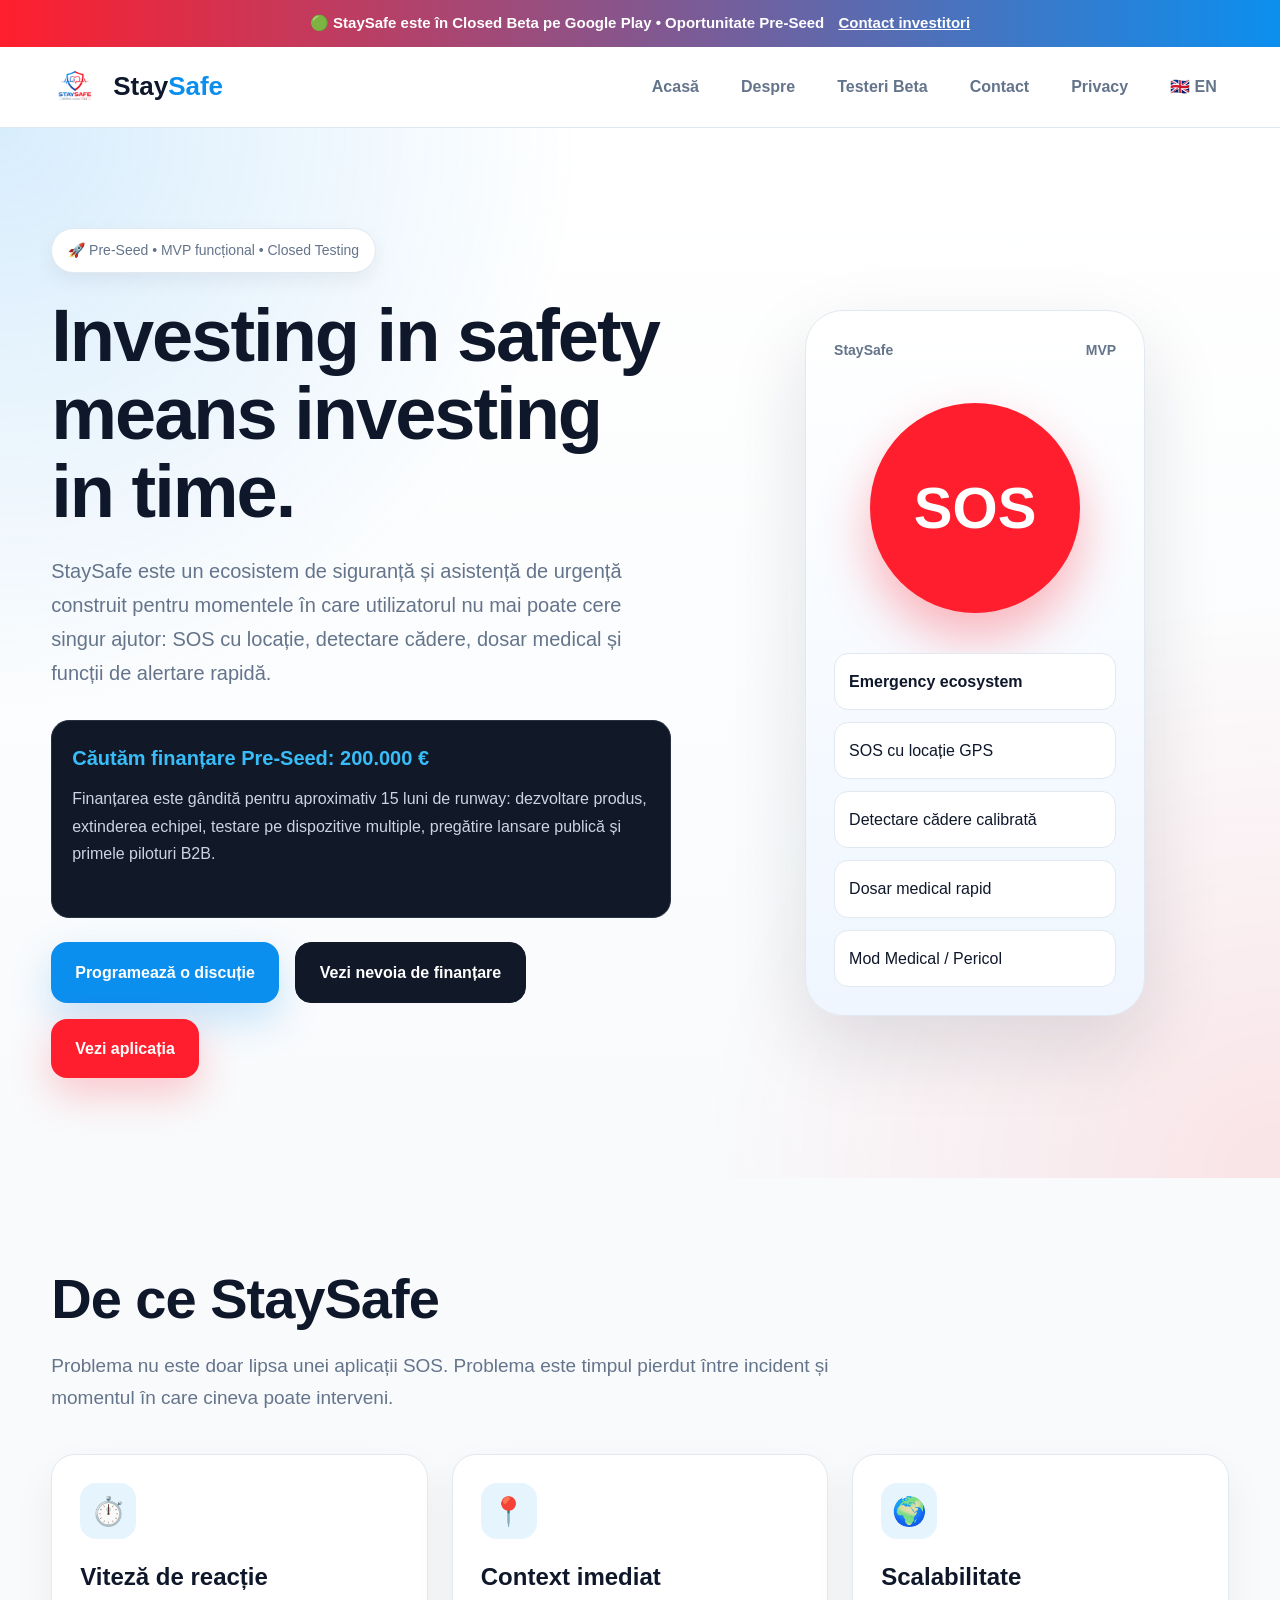
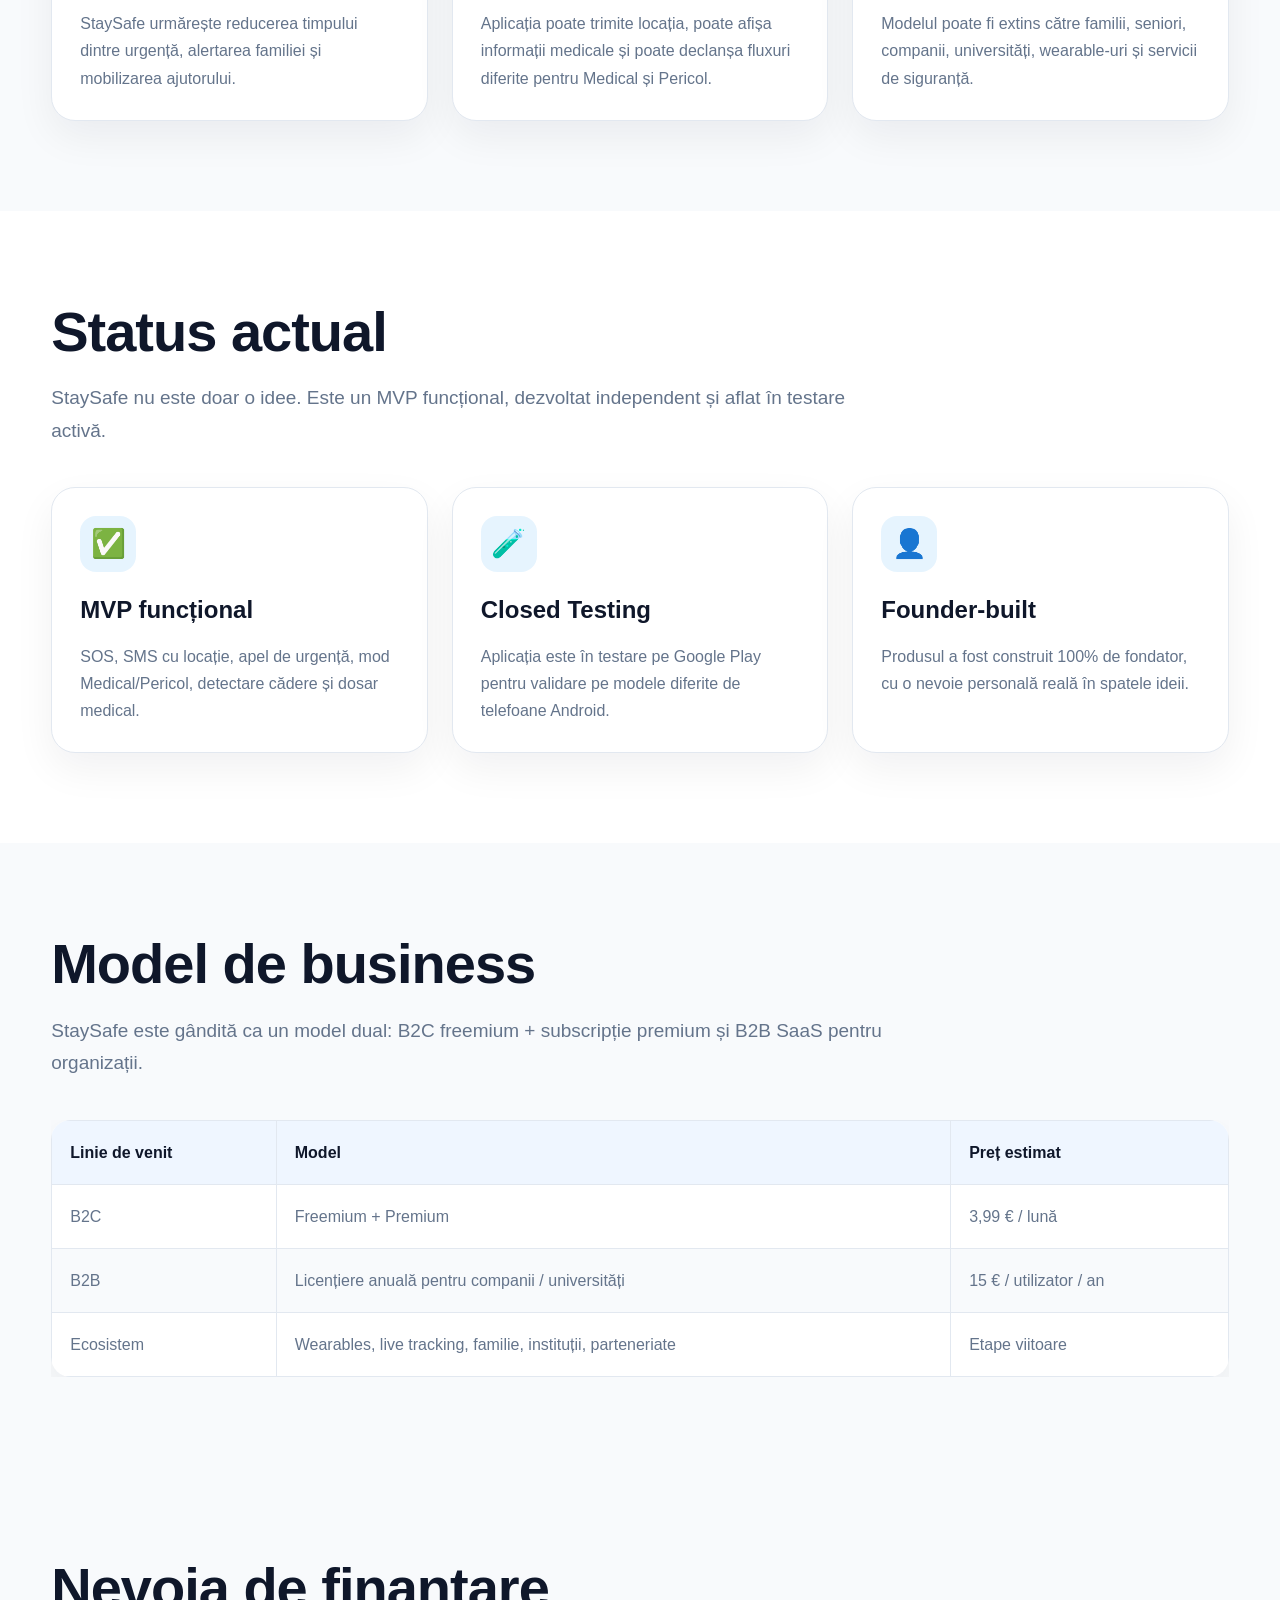
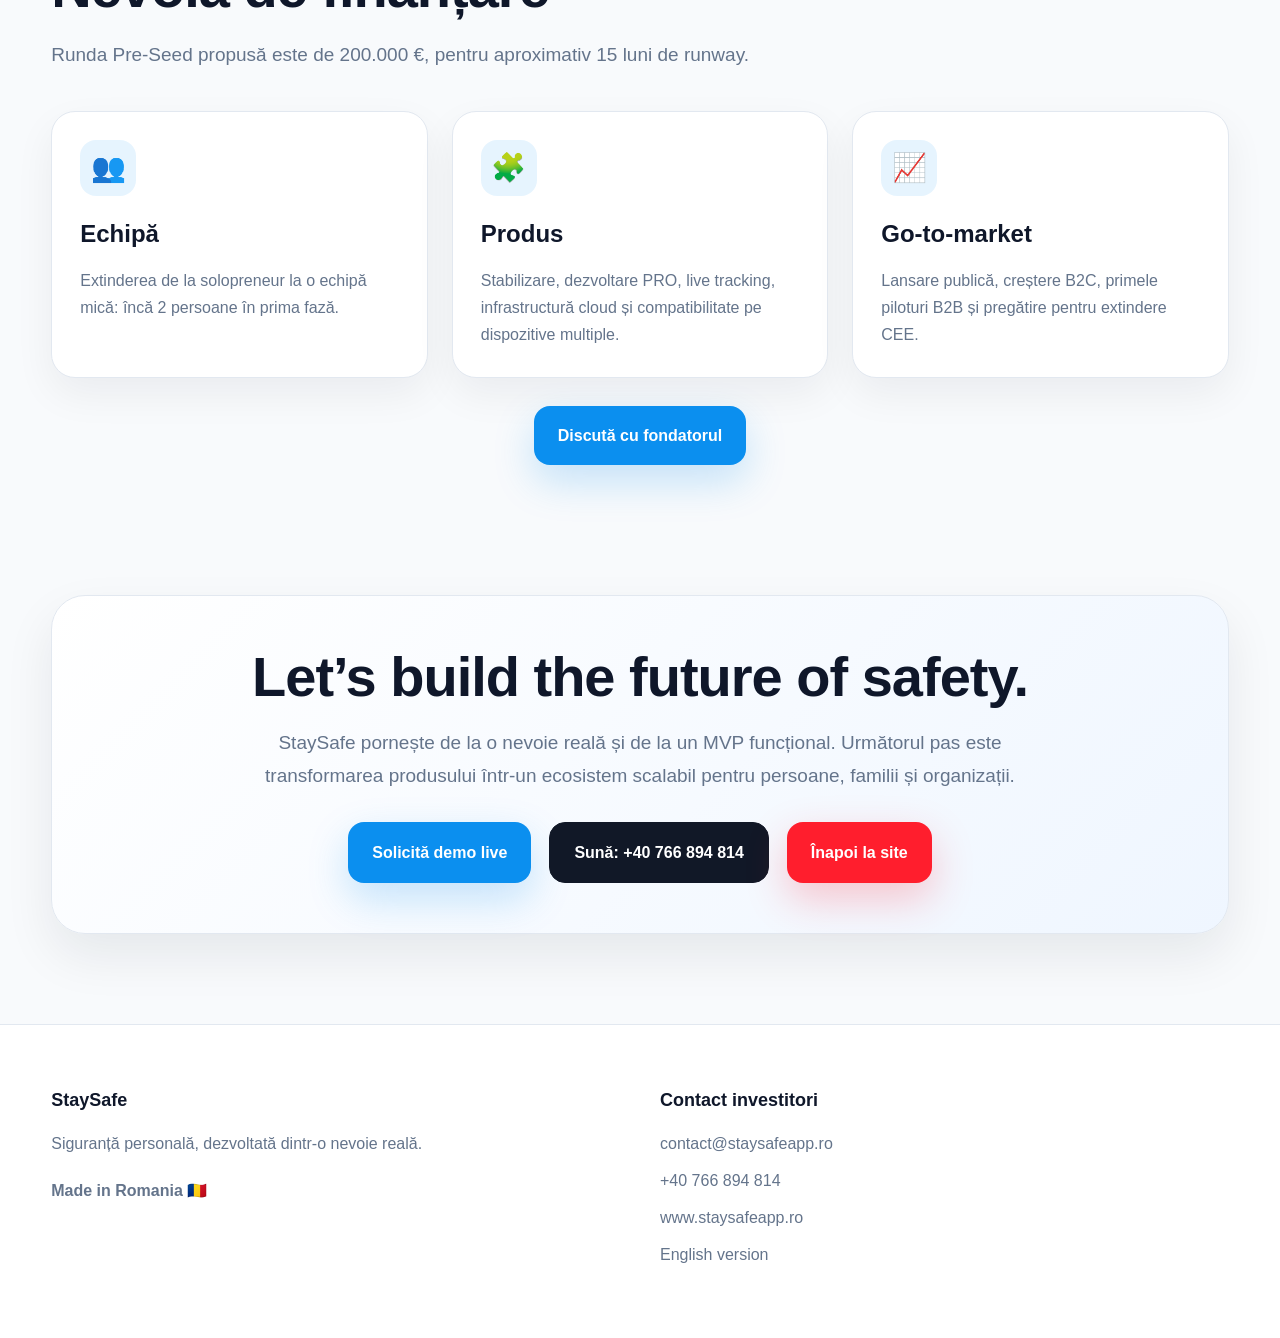
<file: investors.html>
<!DOCTYPE html>
<html lang="ro">
<head>
  <!-- Google tag (gtag.js) -->
  <script async src="https://www.googletagmanager.com/gtag/js?id=G-LENY8Q4KW6"></script>
  <script>
    window.dataLayer = window.dataLayer || [];
    function gtag(){dataLayer.push(arguments);}
    gtag('js', new Date());
    gtag('config', 'G-LENY8Q4KW6');
  </script>

  <meta charset="UTF-8" />
  <meta name="viewport" content="width=device-width, initial-scale=1.0" />

  <title>StaySafe Investors - Oportunitate Pre-Seed</title>
  <meta name="description" content="StaySafe este un ecosistem de siguranță și răspuns la urgență, aflat în Closed Testing pe Google Play. Pagină pentru investitori." />

  <link rel="stylesheet" href="style.css?v=6" />
</head>

<body>
  <div class="beta-bar">
    🟢 StaySafe este în Closed Beta pe Google Play • Oportunitate Pre-Seed
    <a href="contact.html">Contact investitori</a>
  </div>

  <header class="site-header">
    <div class="container nav">
      <a class="brand" href="index.html">
        <img src="logo.png" alt="StaySafe logo" />
        <span>Stay<span>Safe</span></span>
      </a>

      <nav class="menu">
        <a href="index.html">Acasă</a>
        <a href="despre.html">Despre</a>
        <a href="testeri.html">Testeri Beta</a>
        <a href="contact.html">Contact</a>
        <a href="privacy.html">Privacy</a>
        <a href="investors-en.html">🇬🇧 EN</a>
      </nav>
    </div>
  </header>

  <main>
    <section class="hero">
      <div class="container hero-grid">
        <div class="hero-content">
          <div class="badge">🚀 Pre-Seed • MVP funcțional • Closed Testing</div>

          <h1>Investing in safety means investing in time.</h1>

          <p>
            StaySafe este un ecosistem de siguranță și asistență de urgență construit pentru momentele
            în care utilizatorul nu mai poate cere singur ajutor: SOS cu locație, detectare cădere,
            dosar medical și funcții de alertare rapidă.
          </p>

          <div style="background:#111827;border:1px solid #263241;padding:20px;border-radius:18px;margin:24px 0;color:#f8fafc;">
            <strong style="color:#38bdf8;font-size:20px;">Căutăm finanțare Pre-Seed: 200.000 €</strong>
            <p style="margin-top:10px;color:#cbd5e1;font-size:16px;">
              Finanțarea este gândită pentru aproximativ 15 luni de runway: dezvoltare produs,
              extinderea echipei, testare pe dispozitive multiple, pregătire lansare publică și primele piloturi B2B.
            </p>
          </div>

          <div class="hero-actions">
            <a class="btn btn-blue" href="contact.html">
Programează o discuție
</a>

            <a class="btn btn-dark" href="#investment" onclick="gtag('event', 'view_investment_ask');">
              Vezi nevoia de finanțare
            </a>

            <a class="btn btn-red" href="index.html">
              Vezi aplicația
            </a>
          </div>
        </div>

        <div class="phone-preview">
          <div class="phone-screen">
            <div class="phone-top">
              <span>StaySafe</span>
              <span>MVP</span>
            </div>

            <div class="sos-button">SOS</div>

            <div class="phone-info">
              <strong>Emergency ecosystem</strong>
              <span>SOS cu locație GPS</span>
              <span>Detectare cădere calibrată</span>
              <span>Dosar medical rapid</span>
              <span>Mod Medical / Pericol</span>
            </div>
          </div>
        </div>
      </div>
    </section>

    <section class="section">
      <div class="container">
        <h2>De ce StaySafe</h2>
        <p class="section-lead">
          Problema nu este doar lipsa unei aplicații SOS. Problema este timpul pierdut între incident
          și momentul în care cineva poate interveni.
        </p>

        <div class="steps-grid">
          <article class="card">
            <div class="icon">⏱️</div>
            <h3>Viteză de reacție</h3>
            <p>StaySafe urmărește reducerea timpului dintre urgență, alertarea familiei și mobilizarea ajutorului.</p>
          </article>

          <article class="card">
            <div class="icon">📍</div>
            <h3>Context imediat</h3>
            <p>Aplicația poate trimite locația, poate afișa informații medicale și poate declanșa fluxuri diferite pentru Medical și Pericol.</p>
          </article>

          <article class="card">
            <div class="icon">🌍</div>
            <h3>Scalabilitate</h3>
            <p>Modelul poate fi extins către familii, seniori, companii, universități, wearable-uri și servicii de siguranță.</p>
          </article>
        </div>
      </div>
    </section>

    <section class="section section-dark">
      <div class="container">
        <h2>Status actual</h2>
        <p class="section-lead">
          StaySafe nu este doar o idee. Este un MVP funcțional, dezvoltat independent și aflat în testare activă.
        </p>

        <div class="steps-grid">
          <article class="card">
            <div class="icon">✅</div>
            <h3>MVP funcțional</h3>
            <p>SOS, SMS cu locație, apel de urgență, mod Medical/Pericol, detectare cădere și dosar medical.</p>
          </article>

          <article class="card">
            <div class="icon">🧪</div>
            <h3>Closed Testing</h3>
            <p>Aplicația este în testare pe Google Play pentru validare pe modele diferite de telefoane Android.</p>
          </article>

          <article class="card">
            <div class="icon">👤</div>
            <h3>Founder-built</h3>
            <p>Produsul a fost construit 100% de fondator, cu o nevoie personală reală în spatele ideii.</p>
          </article>
        </div>
      </div>
    </section>

    <section class="section" id="business">
      <div class="container">
        <h2>Model de business</h2>
        <p class="section-lead">
          StaySafe este gândită ca un model dual: B2C freemium + subscripție premium și B2B SaaS pentru organizații.
        </p>

        <div class="table-wrap">
          <table class="compare-table">
            <thead>
              <tr>
                <th>Linie de venit</th>
                <th>Model</th>
                <th>Preț estimat</th>
              </tr>
            </thead>
            <tbody>
              <tr>
                <td>B2C</td>
                <td>Freemium + Premium</td>
                <td>3,99 € / lună</td>
              </tr>
              <tr>
                <td>B2B</td>
                <td>Licențiere anuală pentru companii / universități</td>
                <td>15 € / utilizator / an</td>
              </tr>
              <tr>
                <td>Ecosistem</td>
                <td>Wearables, live tracking, familie, instituții, parteneriate</td>
                <td>Etape viitoare</td>
              </tr>
            </tbody>
          </table>
        </div>
      </div>
    </section>

    <section class="section" id="investment">
      <div class="container">
        <h2>Nevoia de finanțare</h2>
        <p class="section-lead">
          Runda Pre-Seed propusă este de 200.000 €, pentru aproximativ 15 luni de runway.
        </p>

        <div class="steps-grid">
          <article class="card">
            <div class="icon">👥</div>
            <h3>Echipă</h3>
            <p>Extinderea de la solopreneur la o echipă mică: încă 2 persoane în prima fază.</p>
          </article>

          <article class="card">
            <div class="icon">🧩</div>
            <h3>Produs</h3>
            <p>Stabilizare, dezvoltare PRO, live tracking, infrastructură cloud și compatibilitate pe dispozitive multiple.</p>
          </article>

          <article class="card">
            <div class="icon">📈</div>
            <h3>Go-to-market</h3>
            <p>Lansare publică, creștere B2C, primele piloturi B2B și pregătire pentru extindere CEE.</p>
          </article>
        </div>

        <div class="center" style="margin-top:28px;">
          <a class="btn btn-blue" href="contact.html">
Discută cu fondatorul
</a>
        </div>
      </div>
    </section>

    <section class="section cta-section">
      <div class="container cta-box">
        <h2>Let’s build the future of safety.</h2>
        <p>
          StaySafe pornește de la o nevoie reală și de la un MVP funcțional. Următorul pas este transformarea produsului
          într-un ecosistem scalabil pentru persoane, familii și organizații.
        </p>
        <div class="cta-actions">
          <a class="btn btn-blue" href="contact.html">
Solicită demo live
</a>
          <a class="btn btn-dark" href="tel:+40766894814">Sună: +40 766 894 814</a>
          <a class="btn btn-red" href="index.html">Înapoi la site</a>
        </div>
      </div>
    </section>
  </main>

  <footer class="site-footer">
    <div class="container footer-grid">
      <div>
        <strong>StaySafe</strong>
        <p>Siguranță personală, dezvoltată dintr-o nevoie reală.</p>
        <p class="made">Made in Romania 🇷🇴</p>
      </div>

      <div>
        <strong>Contact investitori</strong>
        <a href="mailto:contact@staysafeapp.ro">contact@staysafeapp.ro</a>
        <a href="tel:+40766894814">+40 766 894 814</a>
        <a href="https://www.staysafeapp.ro">www.staysafeapp.ro</a>
        <a href="investors-en.html">English version</a>
      </div>
    </div>
  </footer>
</body>
</html>
</file>
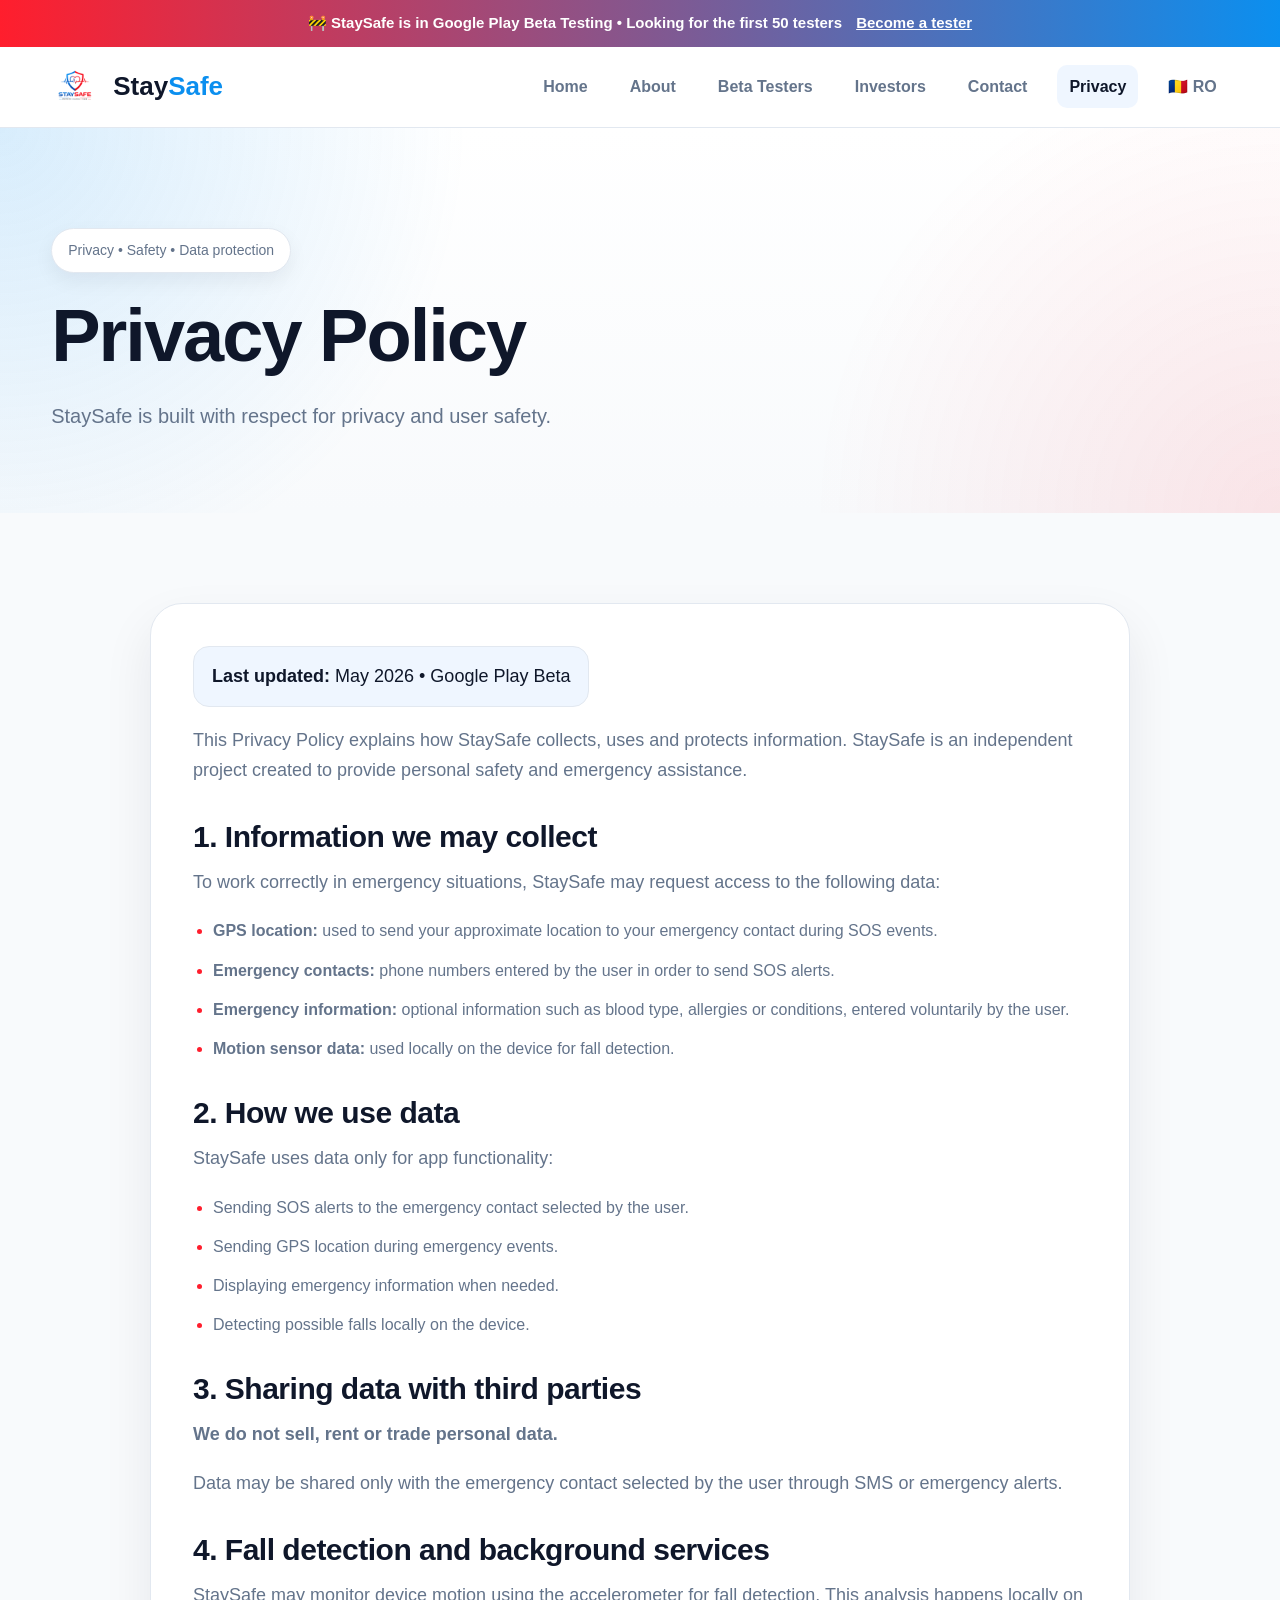
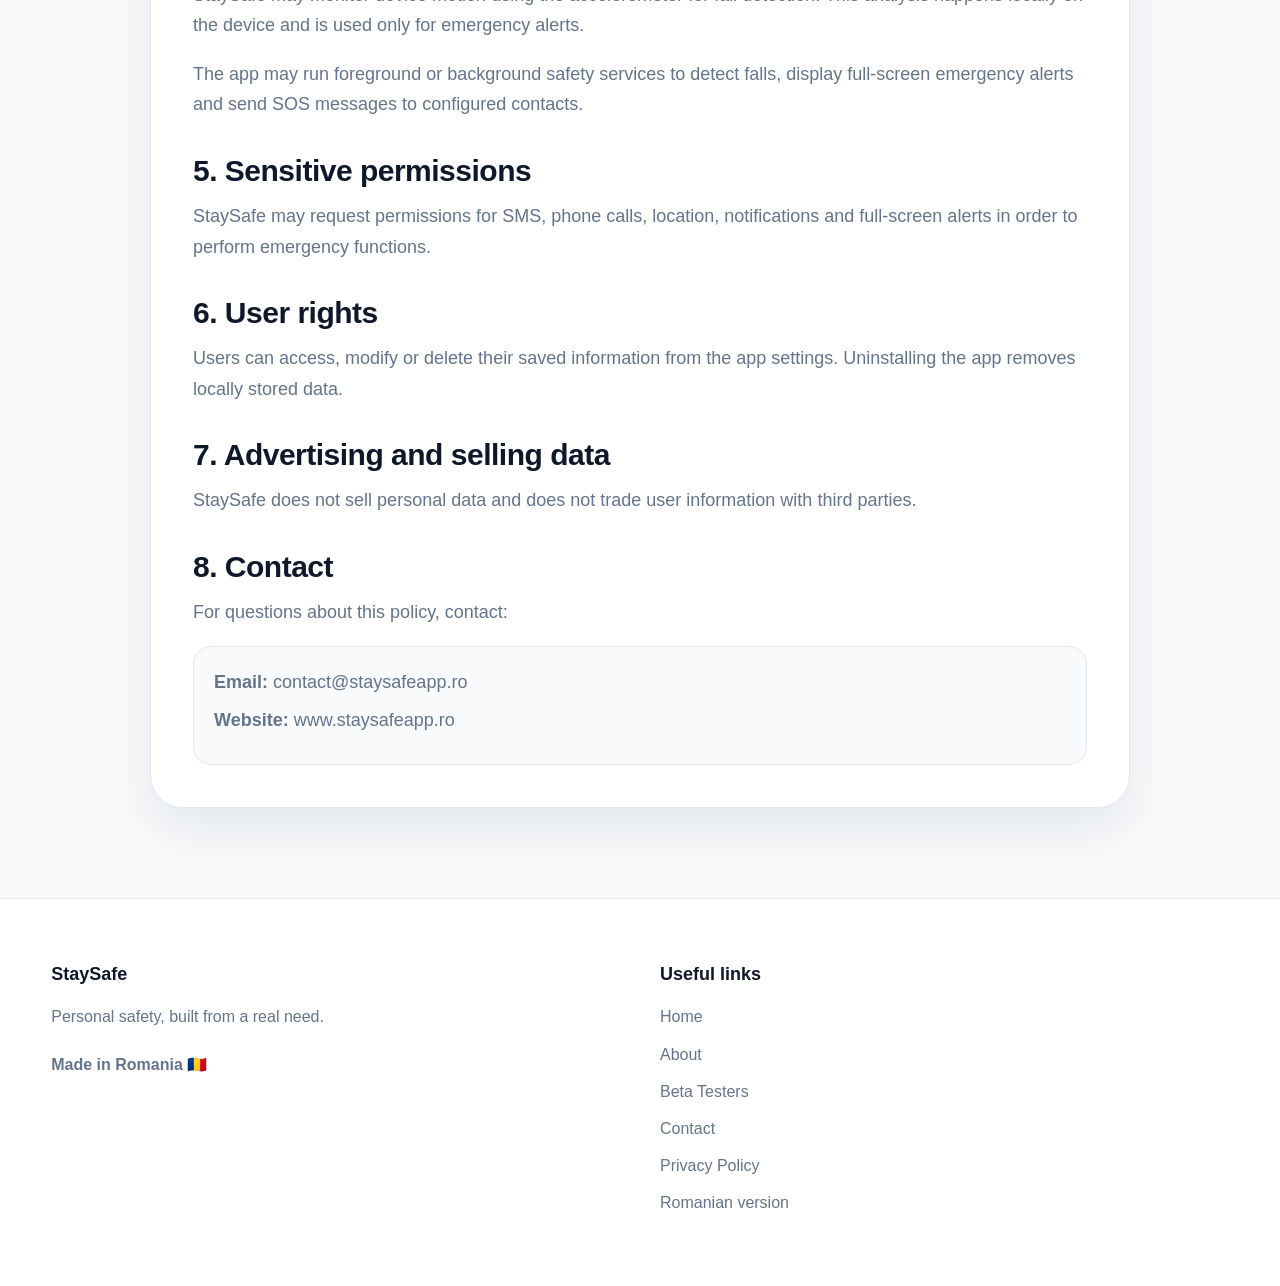
<file: privacy-en.html>
<!DOCTYPE html>
<html lang="en">
<head>
  <meta charset="UTF-8" />
  <meta name="viewport" content="width=device-width, initial-scale=1.0" />

  <title>Privacy Policy - StaySafe</title>
  <meta name="description" content="StaySafe Privacy Policy. Information about data use, GPS location, emergency alerts, fall detection and user rights." />
  <link rel="stylesheet" href="style.css?v=6" />
</head>

<body>
  <div class="beta-bar">
    🚧 StaySafe is in Google Play Beta Testing • Looking for the first 50 testers
    <a href="testers-en.html">Become a tester</a>
  </div>

  <header class="site-header">
    <div class="container nav">
      <a class="brand" href="index-en.html">
        <img src="logo.png" alt="StaySafe logo" />
        <span>Stay<span>Safe</span></span>
      </a>

      <nav class="menu">
        <a href="index-en.html">Home</a>
        <a href="about-en.html">About</a>
        <a href="testers-en.html">Beta Testers</a>
        <a href="investors-en.html">Investors</a>
        <a href="contact-en.html">Contact</a>
        <a href="privacy-en.html" class="active">Privacy</a>
        <a href="privacy.html">🇷🇴 RO</a>
      </nav>
    </div>
  </header>
  <main>
    <section class="hero page-hero">
      <div class="container">
        <div class="badge">Privacy • Safety • Data protection</div>

        <h1>Privacy Policy</h1>

        <p>
          StaySafe is built with respect for privacy and user safety.
        </p>
      </div>
    </section>

    <section class="section">
      <div class="container">
        <div class="privacy-card">

          <p class="privacy-update">
            <strong>Last updated:</strong> May 2026 • Google Play Beta
          </p>

          <p>
            This Privacy Policy explains how StaySafe collects, uses and protects information.
            StaySafe is an independent project created to provide personal safety and emergency assistance.
          </p>

          <div class="privacy-block">
            <h2>1. Information we may collect</h2>
            <p>To work correctly in emergency situations, StaySafe may request access to the following data:</p>

            <ul class="privacy-list">
              <li><strong>GPS location:</strong> used to send your approximate location to your emergency contact during SOS events.</li>
              <li><strong>Emergency contacts:</strong> phone numbers entered by the user in order to send SOS alerts.</li>
              <li><strong>Emergency information:</strong> optional information such as blood type, allergies or conditions, entered voluntarily by the user.</li>
              <li><strong>Motion sensor data:</strong> used locally on the device for fall detection.</li>
            </ul>
          </div>

          <div class="privacy-block">
            <h2>2. How we use data</h2>
            <p>StaySafe uses data only for app functionality:</p>

            <ul class="privacy-list">
              <li>Sending SOS alerts to the emergency contact selected by the user.</li>
              <li>Sending GPS location during emergency events.</li>
              <li>Displaying emergency information when needed.</li>
              <li>Detecting possible falls locally on the device.</li>
            </ul>
          </div>

          <div class="privacy-block">
            <h2>3. Sharing data with third parties</h2>
            <p><strong>We do not sell, rent or trade personal data.</strong></p>

            <p>Data may be shared only with the emergency contact selected by the user through SMS or emergency alerts.</p>
          </div>

          <div class="privacy-block">
            <h2>4. Fall detection and background services</h2>
            <p>
              StaySafe may monitor device motion using the accelerometer for fall detection. This analysis happens locally on the device and is used only for emergency alerts.
            </p>
            <p>
              The app may run foreground or background safety services to detect falls, display full-screen emergency alerts and send SOS messages to configured contacts.
            </p>
          </div>

          <div class="privacy-block">
            <h2>5. Sensitive permissions</h2>
            <p>
              StaySafe may request permissions for SMS, phone calls, location, notifications and full-screen alerts in order to perform emergency functions.
            </p>
          </div>

          <div class="privacy-block">
            <h2>6. User rights</h2>
            <p>
              Users can access, modify or delete their saved information from the app settings. Uninstalling the app removes locally stored data.
            </p>
          </div>

          <div class="privacy-block">
            <h2>7. Advertising and selling data</h2>
            <p>
              StaySafe does not sell personal data and does not trade user information with third parties.
            </p>
          </div>

          <div class="privacy-block">
            <h2>8. Contact</h2>
            <p>For questions about this policy, contact:</p>

            <div class="privacy-contact-box">
              <p><strong>Email:</strong> contact@staysafeapp.ro</p>
              <p><strong>Website:</strong> www.staysafeapp.ro</p>
            </div>
          </div>

        </div>
      </div>
    </section>
  </main>

  <footer class="site-footer">
    <div class="container footer-grid">
      <div>
        <strong>StaySafe</strong>
        <p>Personal safety, built from a real need.</p>
        <p class="made">Made in Romania 🇷🇴</p>
      </div>

      <div>
        <strong>Useful links</strong>
        <a href="index-en.html">Home</a>
        <a href="about-en.html">About</a>
        <a href="testers-en.html">Beta Testers</a>
        <a href="contact-en.html">Contact</a>
        <a href="privacy-en.html">Privacy Policy</a>
        <a href="privacy.html">Romanian version</a>
      </div>
    </div>
  </footer>
</body>
</html>
</file>
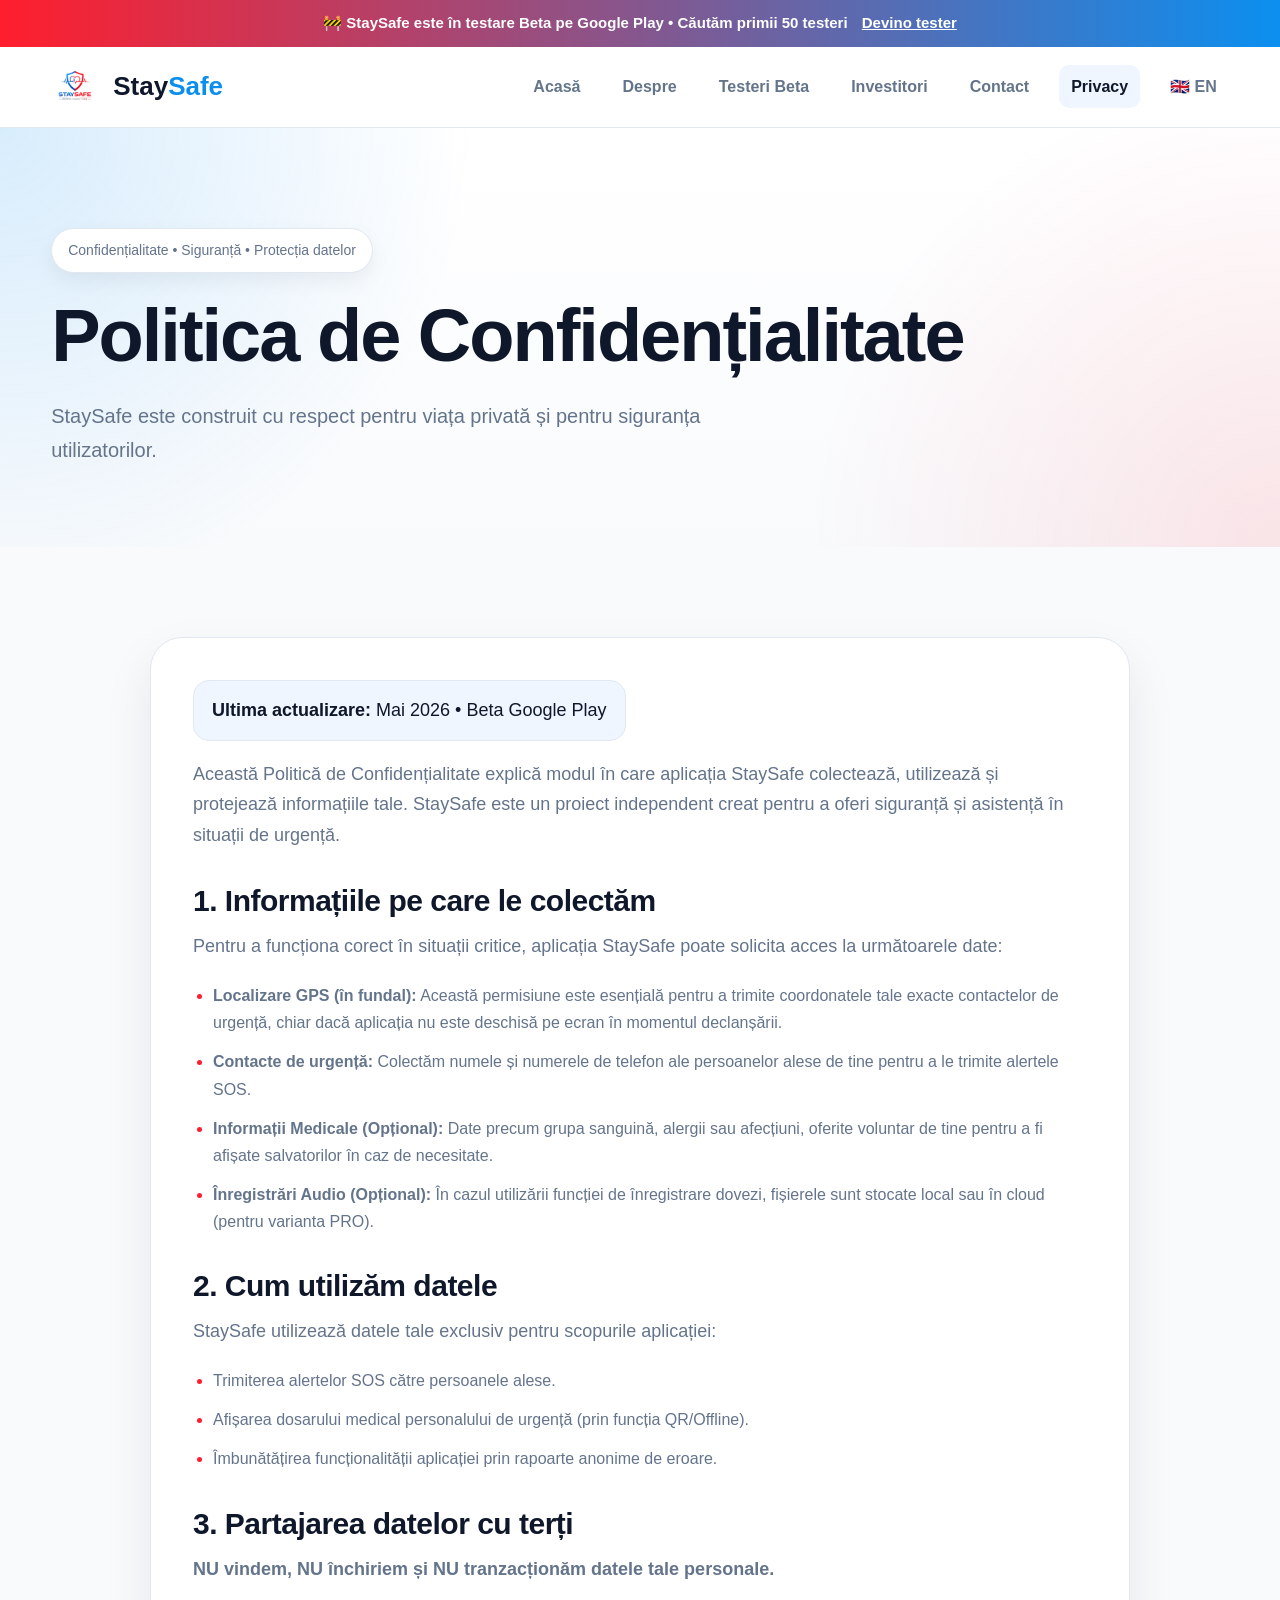
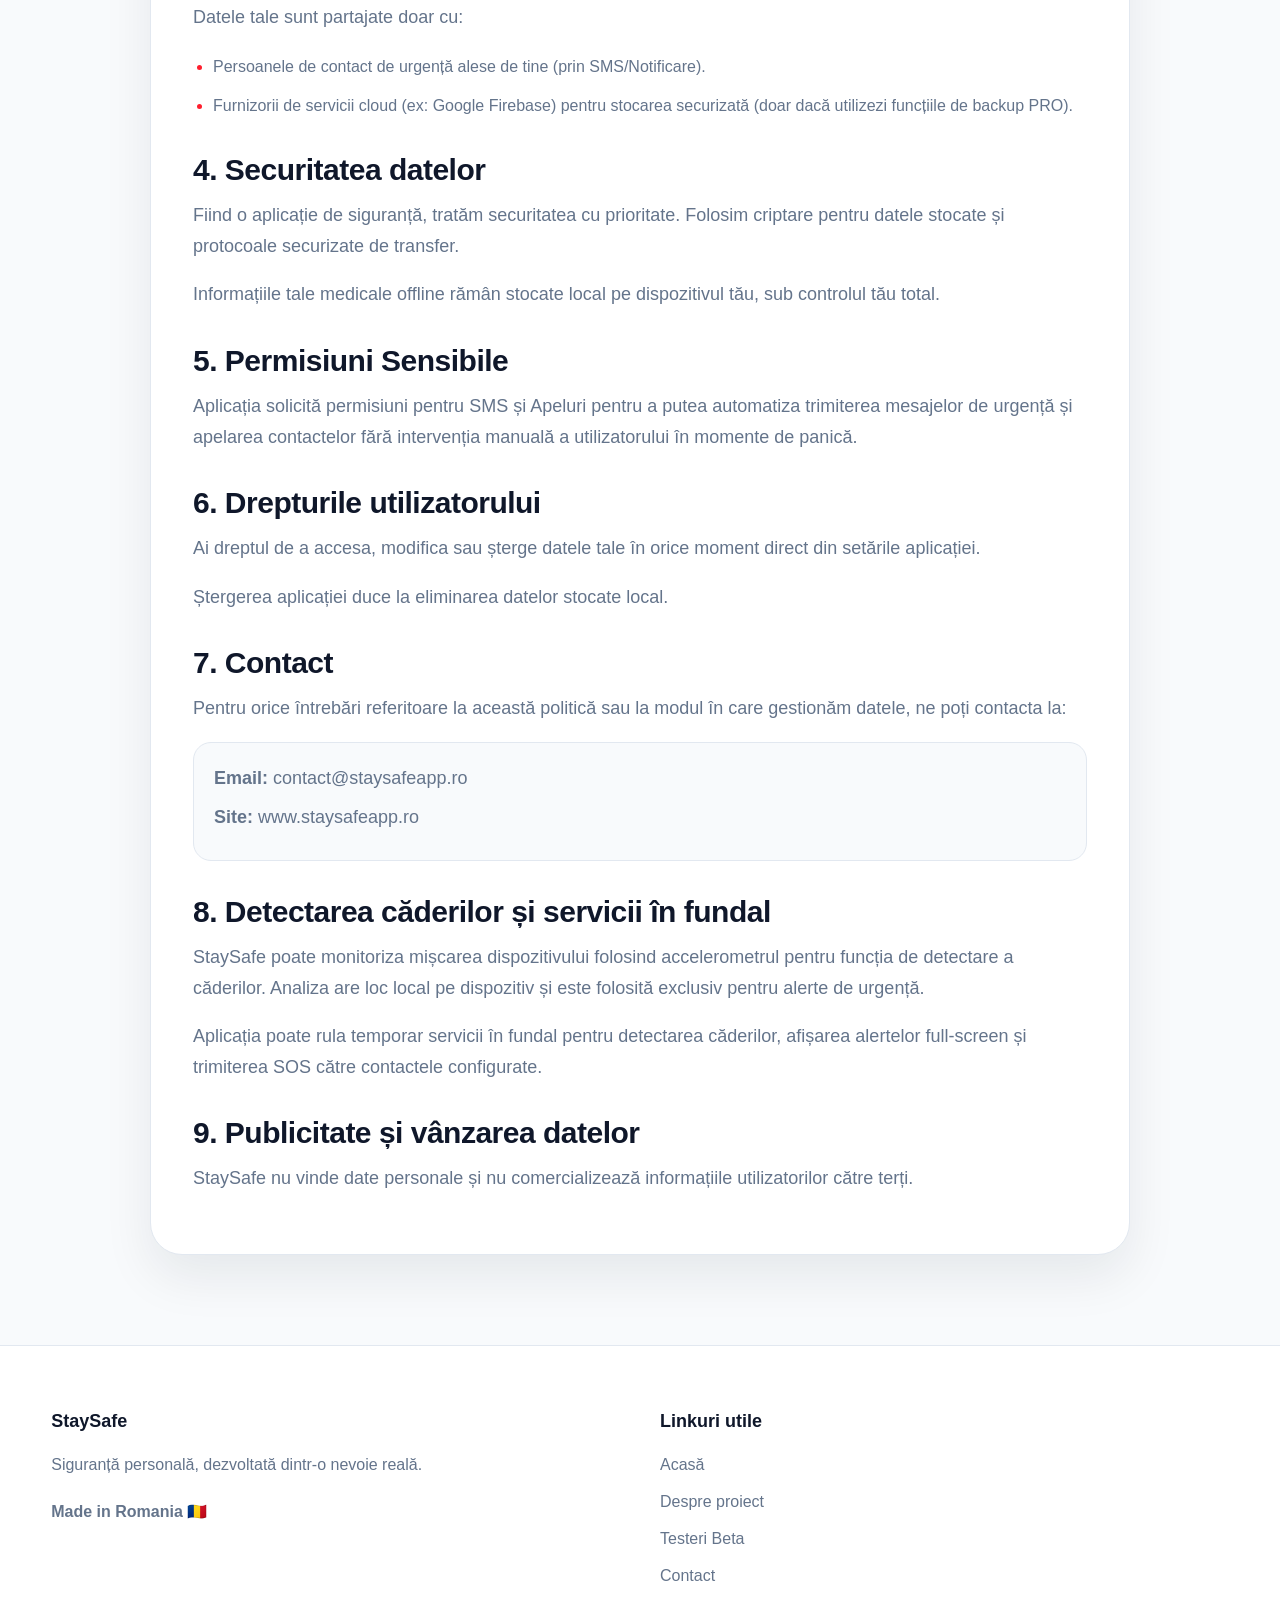
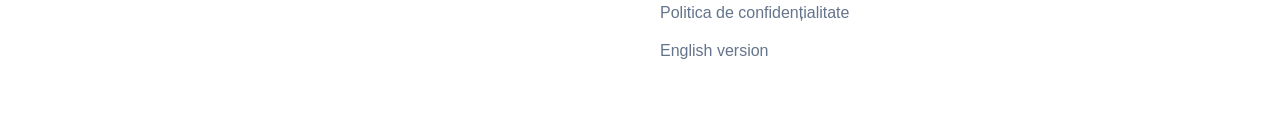
<file: privacy.html>
<!DOCTYPE html>
<html lang="ro">
<head>
  <meta charset="UTF-8" />
  <meta name="viewport" content="width=device-width, initial-scale=1.0" />

  <title>Politica de Confidențialitate - StaySafe</title>

  <meta name="description" content="Politica de Confidențialitate StaySafe. Informații despre datele colectate, locație GPS, securitate și drepturile utilizatorului." />

  <link rel="stylesheet" href="style.css?v=6" />
</head>

<body>
  <div class="beta-bar">
    🚧 StaySafe este în testare Beta pe Google Play • Căutăm primii 50 testeri
    <a href="testeri.html">Devino tester</a>
  </div>

  <header class="site-header">
    <div class="container nav">
      <a class="brand" href="index.html">
        <img src="logo.png" alt="StaySafe logo" />
        <span>Stay<span>Safe</span></span>
      </a>

      <nav class="menu">
        <a href="index.html">Acasă</a>
        <a href="despre.html">Despre</a>
        <a href="testeri.html">Testeri Beta</a>
        <a href="investors.html">Investitori</a>
        <a href="contact.html">Contact</a>
        <a href="privacy.html" class="active">Privacy</a>
        <a href="privacy-en.html">🇬🇧 EN</a>
      </nav>
    </div>
  </header>

  <main>

    <section class="hero page-hero">
      <div class="container">

        <div class="badge">
          Confidențialitate • Siguranță • Protecția datelor
        </div>

        <h1>Politica de Confidențialitate</h1>

        <p>
          StaySafe este construit cu respect pentru viața privată și pentru siguranța utilizatorilor.
        </p>

      </div>
    </section>

    <section class="section">
      <div class="container">

        <div class="privacy-card">

          <p class="privacy-update">
            <strong>Ultima actualizare:</strong> Mai 2026 • Beta Google Play
          </p>

          <p>
            Această Politică de Confidențialitate explică modul în care aplicația StaySafe colectează,
            utilizează și protejează informațiile tale.
            StaySafe este un proiect independent creat pentru a oferi siguranță și asistență în situații de urgență.
          </p>

          <div class="privacy-block">
            <h2>1. Informațiile pe care le colectăm</h2>

            <p>
              Pentru a funcționa corect în situații critice, aplicația StaySafe poate solicita acces la următoarele date:
            </p>

            <ul class="privacy-list">
              <li>
                <strong>Localizare GPS (în fundal):</strong>
                Această permisiune este esențială pentru a trimite coordonatele tale exacte contactelor de urgență,
                chiar dacă aplicația nu este deschisă pe ecran în momentul declanșării.
              </li>

              <li>
                <strong>Contacte de urgență:</strong>
                Colectăm numele și numerele de telefon ale persoanelor alese de tine pentru a le trimite alertele SOS.
              </li>

              <li>
                <strong>Informații Medicale (Opțional):</strong>
                Date precum grupa sanguină, alergii sau afecțiuni,
                oferite voluntar de tine pentru a fi afișate salvatorilor în caz de necesitate.
              </li>

              <li>
                <strong>Înregistrări Audio (Opțional):</strong>
                În cazul utilizării funcției de înregistrare dovezi,
                fișierele sunt stocate local sau în cloud (pentru varianta PRO).
              </li>
            </ul>
          </div>

          <div class="privacy-block">
            <h2>2. Cum utilizăm datele</h2>

            <p>
              StaySafe utilizează datele tale exclusiv pentru scopurile aplicației:
            </p>

            <ul class="privacy-list">
              <li>Trimiterea alertelor SOS către persoanele alese.</li>

              <li>
                Afișarea dosarului medical personalului de urgență
                (prin funcția QR/Offline).
              </li>

              <li>
                Îmbunătățirea funcționalității aplicației prin rapoarte anonime de eroare.
              </li>
            </ul>
          </div>

          <div class="privacy-block">
            <h2>3. Partajarea datelor cu terți</h2>

            <p>
              <strong>
                NU vindem, NU închiriem și NU tranzacționăm datele tale personale.
              </strong>
            </p>

            <p>
              Datele tale sunt partajate doar cu:
            </p>

            <ul class="privacy-list">
              <li>
                Persoanele de contact de urgență alese de tine
                (prin SMS/Notificare).
              </li>

              <li>
                Furnizorii de servicii cloud (ex: Google Firebase)
                pentru stocarea securizată
                (doar dacă utilizezi funcțiile de backup PRO).
              </li>
            </ul>
          </div>

          <div class="privacy-block">
            <h2>4. Securitatea datelor</h2>

            <p>
              Fiind o aplicație de siguranță, tratăm securitatea cu prioritate.
              Folosim criptare pentru datele stocate și protocoale securizate de transfer.
            </p>

            <p>
              Informațiile tale medicale offline rămân stocate local pe dispozitivul tău,
              sub controlul tău total.
            </p>
          </div>

          <div class="privacy-block">
            <h2>5. Permisiuni Sensibile</h2>

            <p>
              Aplicația solicită permisiuni pentru SMS și Apeluri pentru a putea automatiza
              trimiterea mesajelor de urgență și apelarea contactelor fără intervenția manuală
              a utilizatorului în momente de panică.
            </p>
          </div>

          <div class="privacy-block">
            <h2>6. Drepturile utilizatorului</h2>

            <p>
              Ai dreptul de a accesa, modifica sau șterge datele tale în orice moment
              direct din setările aplicației.
            </p>

            <p>
              Ștergerea aplicației duce la eliminarea datelor stocate local.
            </p>
          </div>

          <div class="privacy-block">
            <h2>7. Contact</h2>

            <p>
              Pentru orice întrebări referitoare la această politică
              sau la modul în care gestionăm datele, ne poți contacta la:
            </p>

            <div class="privacy-contact-box">
              <p>
                <strong>Email:</strong>
                contact@staysafeapp.ro
              </p>

              <p>
                <strong>Site:</strong>
                www.staysafeapp.ro
              </p>
            </div>
          </div>

        
<div class="privacy-block">
<h2>8. Detectarea căderilor și servicii în fundal</h2>
<p>StaySafe poate monitoriza mișcarea dispozitivului folosind accelerometrul pentru funcția de detectare a căderilor. Analiza are loc local pe dispozitiv și este folosită exclusiv pentru alerte de urgență.</p>
<p>Aplicația poate rula temporar servicii în fundal pentru detectarea căderilor, afișarea alertelor full-screen și trimiterea SOS către contactele configurate.</p>
</div>
<div class="privacy-block">
<h2>9. Publicitate și vânzarea datelor</h2>
<p>StaySafe nu vinde date personale și nu comercializează informațiile utilizatorilor către terți.</p>
</div>

</div>

      </div>
    </section>

  </main>

  <footer class="site-footer">

    <div class="container footer-grid">

      <div>
        <strong>StaySafe</strong>
        <p>Siguranță personală, dezvoltată dintr-o nevoie reală.</p>
        <p class="made">Made in Romania 🇷🇴</p>
      </div>

      <div>
        <strong>Linkuri utile</strong>
        <a href="index.html">Acasă</a>
        <a href="despre.html">Despre proiect</a>
        <a href="testeri.html">Testeri Beta</a>
        <a href="contact.html">Contact</a>
        <a href="privacy.html">Politica de confidențialitate</a>
        <a href="index-en.html">English version</a>
      </div>
    </div>

  </footer>

</body>
</html>
</file>
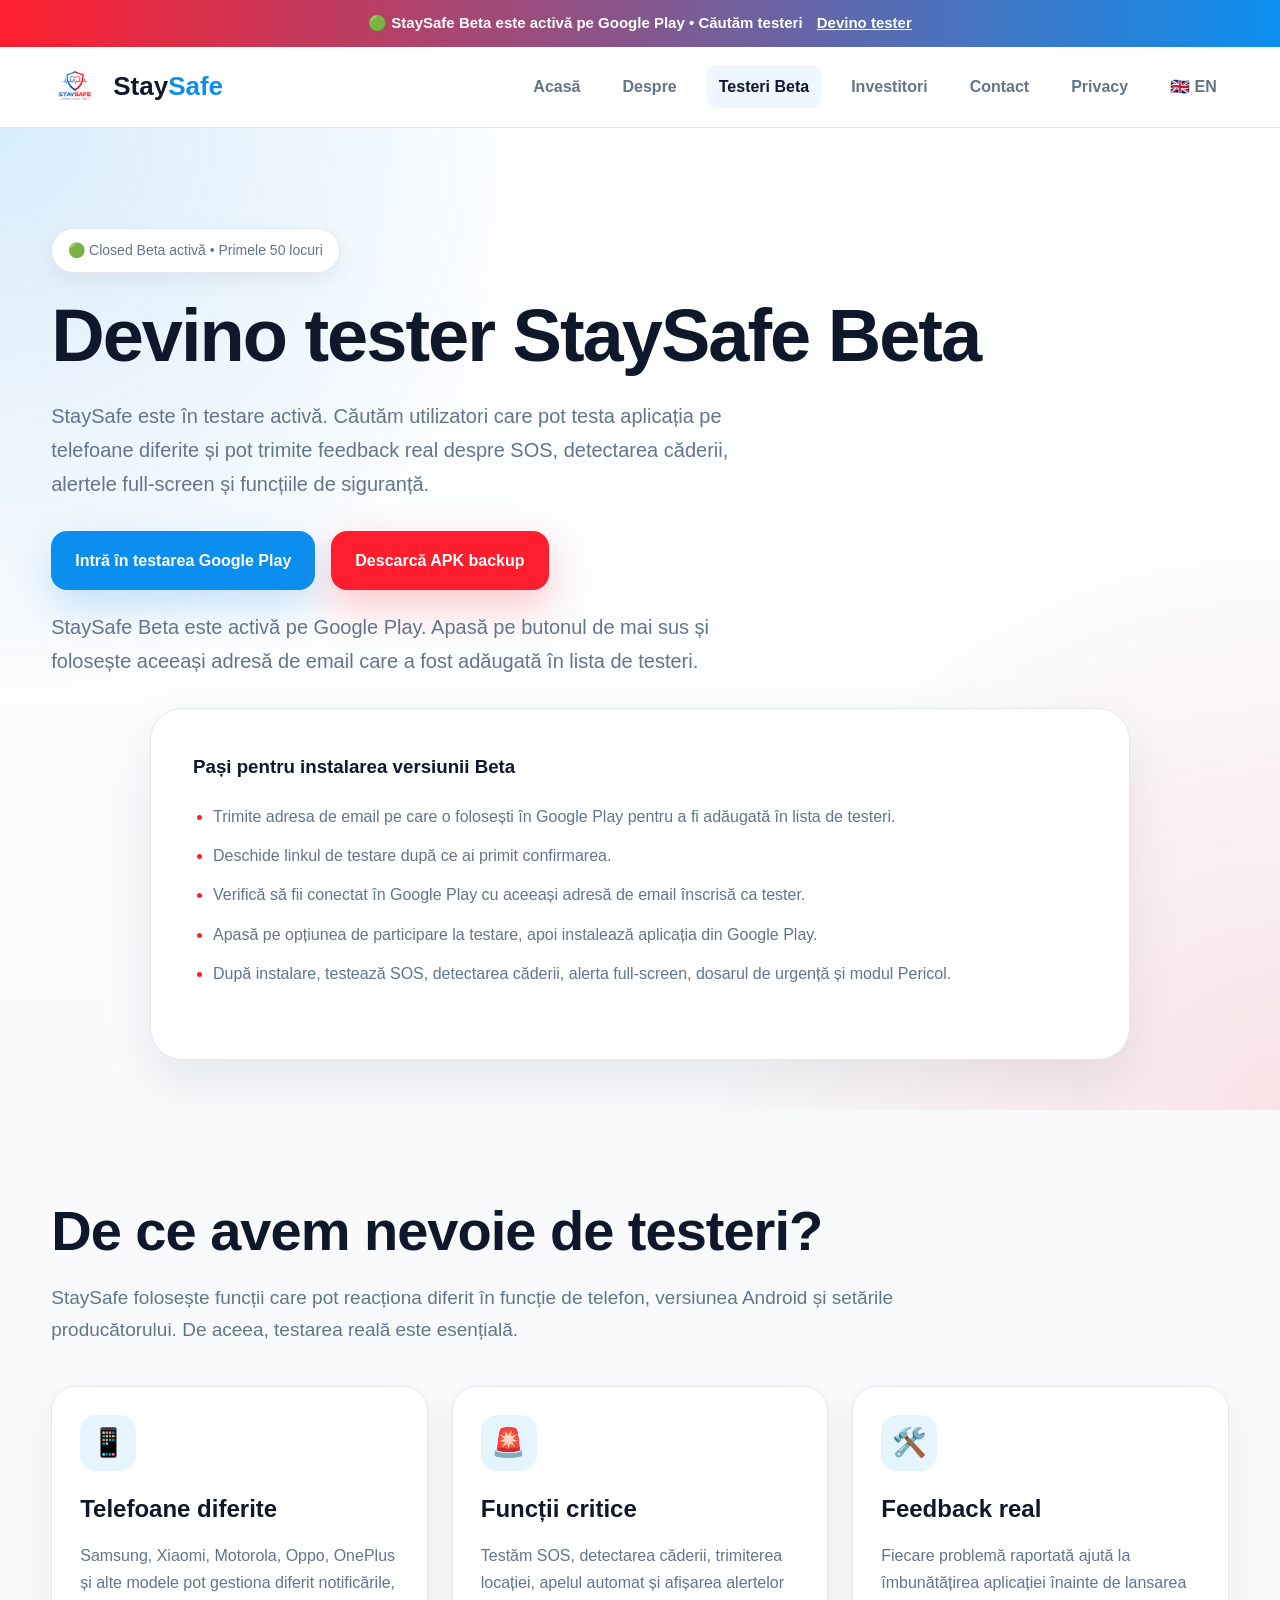
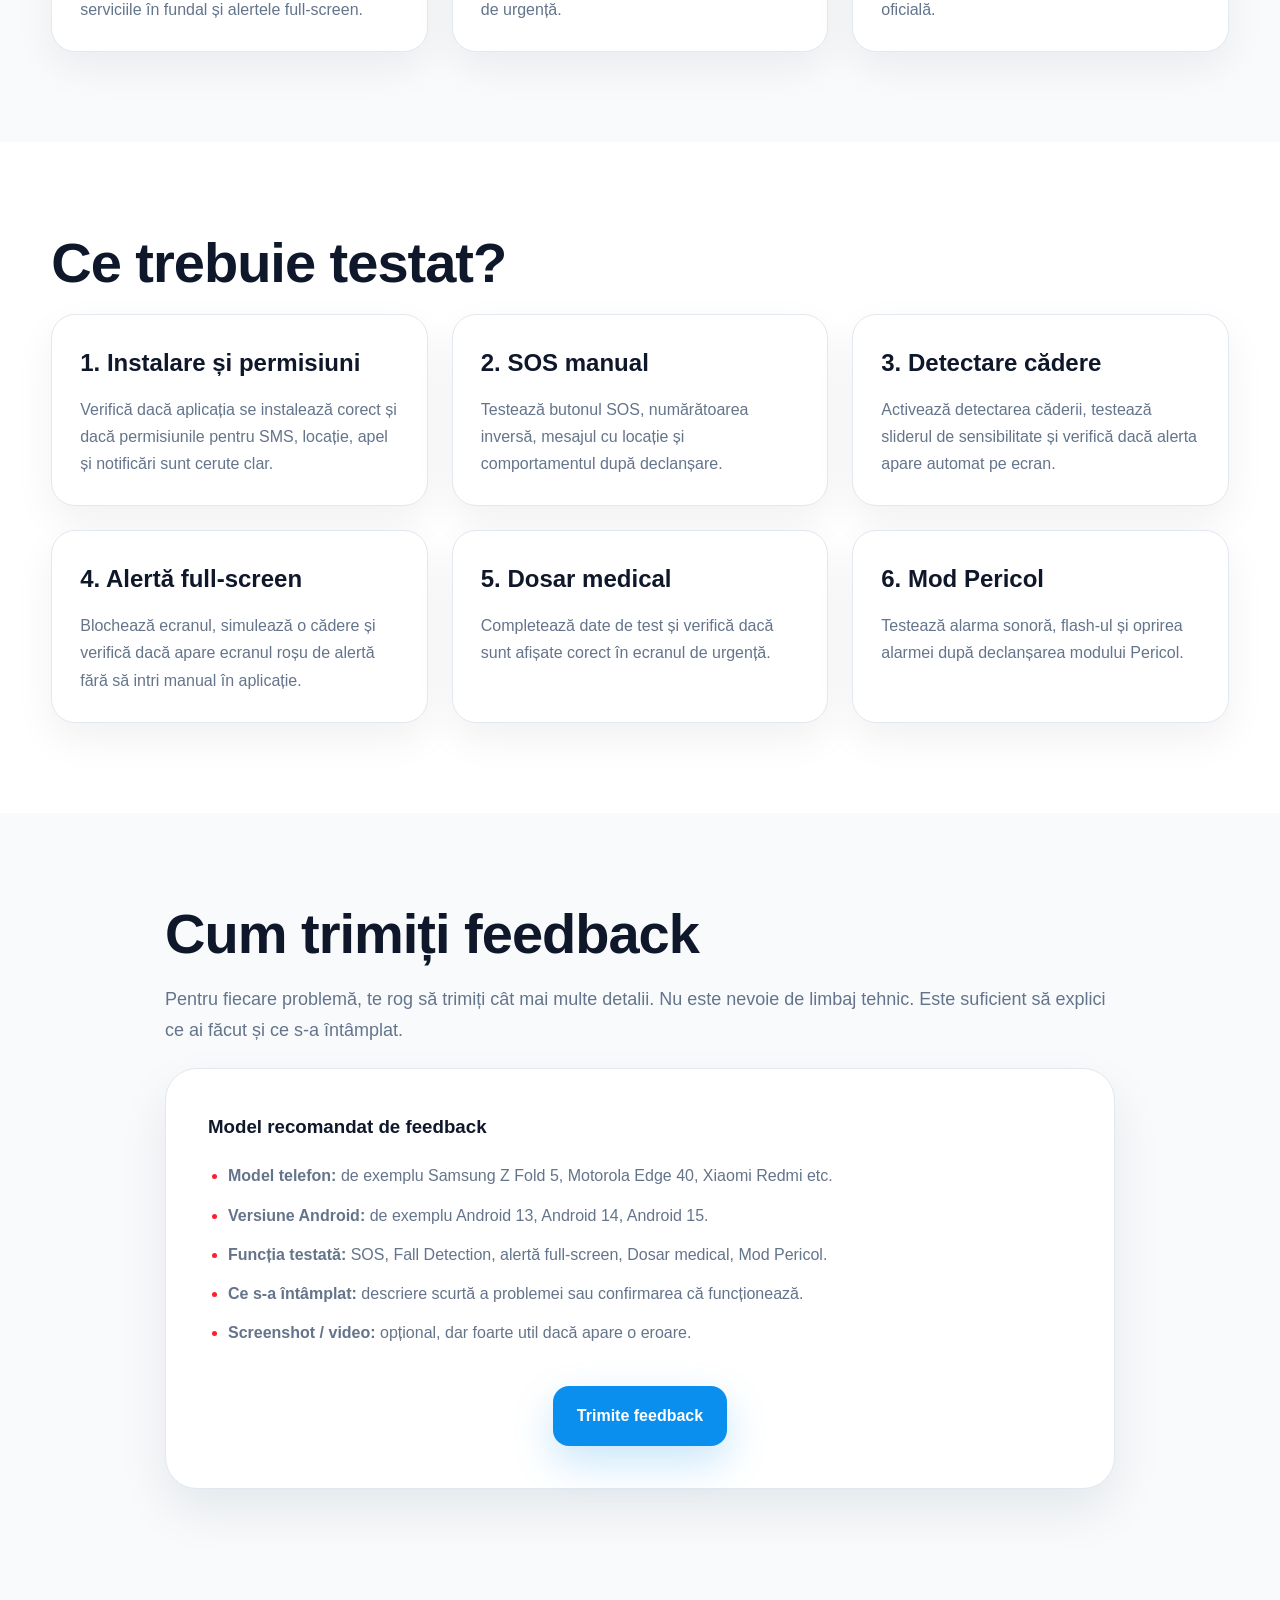
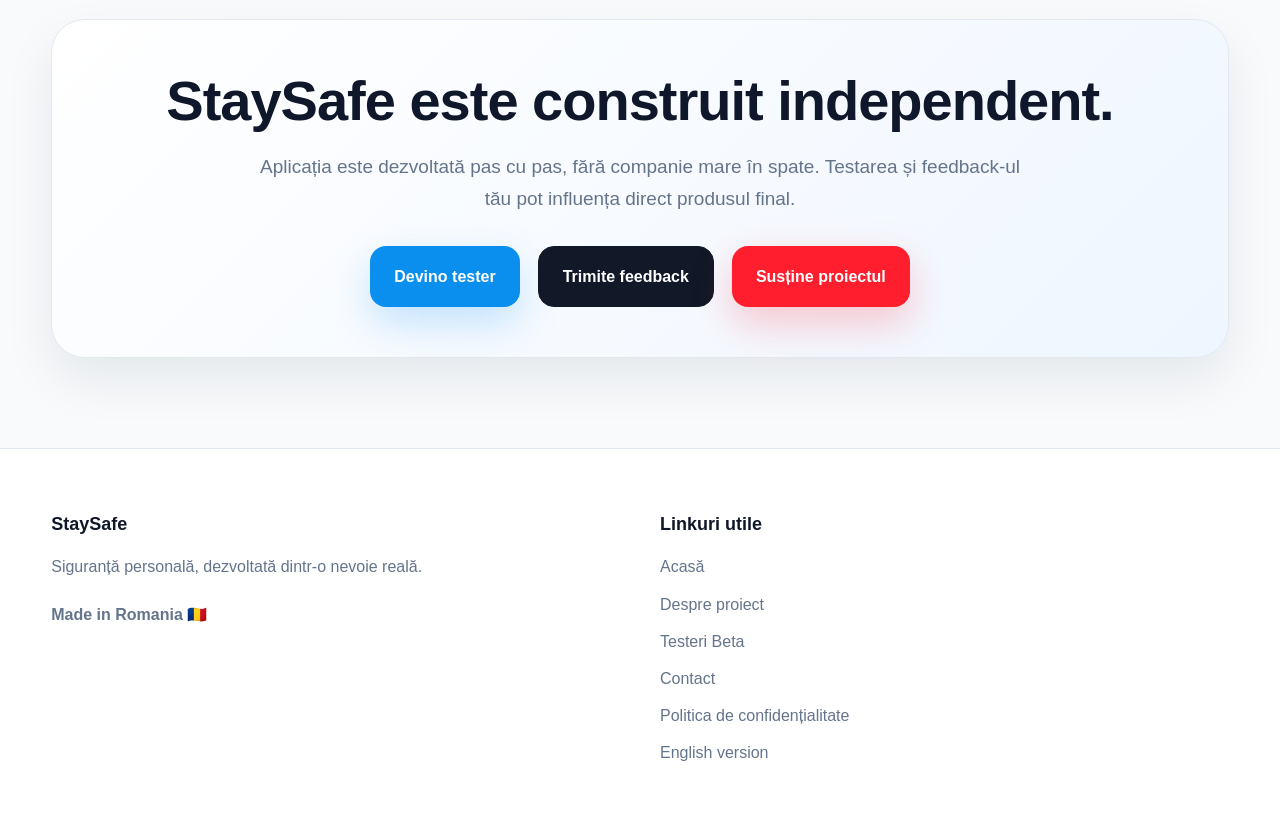
<file: testeri.html>
<!DOCTYPE html>
<html lang="ro">
<head>
  <meta charset="UTF-8" />
  <meta name="viewport" content="width=device-width, initial-scale=1.0" />

  <title>Devino tester StaySafe Beta</title>
  <meta name="description" content="Devino tester StaySafe Beta. Ajută la testarea aplicației de siguranță personală cu SOS, detectare cădere, locație GPS și alerte de urgență." />

  <link rel="stylesheet" href="style.css?v=6" />
</head>

<body>
  <div class="beta-bar">
    🟢 StaySafe Beta este activă pe Google Play • Căutăm testeri
    <a href="testeri.html">Devino tester</a>
  </div>

  <header class="site-header">
    <div class="container nav">
      <a class="brand" href="index.html">
        <img src="logo.png" alt="StaySafe logo" />
        <span>Stay<span>Safe</span></span>
      </a>

      <nav class="menu">
        <a href="index.html">Acasă</a>
        <a href="despre.html">Despre</a>
        <a href="testeri.html" class="active">Testeri Beta</a>
        <a href="investors.html">Investitori</a>
        <a href="contact.html">Contact</a>
        <a href="privacy.html">Privacy</a>
        <a href="testers-en.html">🇬🇧 EN</a>
      </nav>
    </div>
  </header>

  <main>
    <section class="hero page-hero">
      <div class="container">
        <div class="badge">🟢 Closed Beta activă • Primele 50 locuri</div>

        <h1>Devino tester StaySafe Beta</h1>

        <p>
          StaySafe este în testare activă. Căutăm utilizatori care pot testa aplicația pe telefoane diferite
          și pot trimite feedback real despre SOS, detectarea căderii, alertele full-screen și funcțiile de siguranță.
        </p>

        <div class="hero-actions">
          <a class="btn btn-blue" href="https://play.google.com/apps/testing/ro.staysafe.app" target="_blank" rel="noopener">
            Intră în testarea Google Play
          </a>

          <a class="btn btn-red" href="staysafe-free.apk" download>
            Descarcă APK backup
          </a>
        </div>

        <p class="section-lead">
          StaySafe Beta este activă pe Google Play. Apasă pe butonul de mai sus și folosește aceeași adresă de email care a fost adăugată în lista de testeri.
        </p>

        <div class="privacy-card" style="margin-top:30px;">
          <h3>Pași pentru instalarea versiunii Beta</h3>
          <ul class="privacy-list">
            <li>Trimite adresa de email pe care o folosești în Google Play pentru a fi adăugată în lista de testeri.</li>
            <li>Deschide linkul de testare după ce ai primit confirmarea.</li>
            <li>Verifică să fii conectat în Google Play cu aceeași adresă de email înscrisă ca tester.</li>
            <li>Apasă pe opțiunea de participare la testare, apoi instalează aplicația din Google Play.</li>
            <li>După instalare, testează SOS, detectarea căderii, alerta full-screen, dosarul de urgență și modul Pericol.</li>
          </ul>
        </div>
      </div>
    </section>

    <section class="section">
      <div class="container">
        <h2>De ce avem nevoie de testeri?</h2>

        <p class="section-lead">
          StaySafe folosește funcții care pot reacționa diferit în funcție de telefon, versiunea Android și setările producătorului.
          De aceea, testarea reală este esențială.
        </p>

        <div class="steps-grid">
          <article class="card">
            <div class="icon">📱</div>
            <h3>Telefoane diferite</h3>
            <p>
              Samsung, Xiaomi, Motorola, Oppo, OnePlus și alte modele pot gestiona diferit notificările,
              serviciile în fundal și alertele full-screen.
            </p>
          </article>

          <article class="card">
            <div class="icon">🚨</div>
            <h3>Funcții critice</h3>
            <p>
              Testăm SOS, detectarea căderii, trimiterea locației, apelul automat și afișarea alertelor de urgență.
            </p>
          </article>

          <article class="card">
            <div class="icon">🛠️</div>
            <h3>Feedback real</h3>
            <p>
              Fiecare problemă raportată ajută la îmbunătățirea aplicației înainte de lansarea oficială.
            </p>
          </article>
        </div>
      </div>
    </section>

    <section class="section section-dark">
      <div class="container">
        <h2>Ce trebuie testat?</h2>

        <div class="steps-grid">
          <article class="card">
            <h3>1. Instalare și permisiuni</h3>
            <p>
              Verifică dacă aplicația se instalează corect și dacă permisiunile pentru SMS, locație, apel și notificări sunt cerute clar.
            </p>
          </article>

          <article class="card">
            <h3>2. SOS manual</h3>
            <p>
              Testează butonul SOS, numărătoarea inversă, mesajul cu locație și comportamentul după declanșare.
            </p>
          </article>

          <article class="card">
            <h3>3. Detectare cădere</h3>
            <p>
              Activează detectarea căderii, testează sliderul de sensibilitate și verifică dacă alerta apare automat pe ecran.
            </p>
          </article>

          <article class="card">
            <h3>4. Alertă full-screen</h3>
            <p>
              Blochează ecranul, simulează o cădere și verifică dacă apare ecranul roșu de alertă fără să intri manual în aplicație.
            </p>
          </article>

          <article class="card">
            <h3>5. Dosar medical</h3>
            <p>
              Completează date de test și verifică dacă sunt afișate corect în ecranul de urgență.
            </p>
          </article>

          <article class="card">
            <h3>6. Mod Pericol</h3>
            <p>
              Testează alarma sonoră, flash-ul și oprirea alarmei după declanșarea modului Pericol.
            </p>
          </article>
        </div>
      </div>
    </section>

    <section class="section">
      <div class="container text-page">
        <h2>Cum trimiți feedback</h2>

        <p>
          Pentru fiecare problemă, te rog să trimiți cât mai multe detalii. Nu este nevoie de limbaj tehnic.
          Este suficient să explici ce ai făcut și ce s-a întâmplat.
        </p>

        <div class="privacy-card">
          <h3>Model recomandat de feedback</h3>

          <ul class="privacy-list">
            <li><strong>Model telefon:</strong> de exemplu Samsung Z Fold 5, Motorola Edge 40, Xiaomi Redmi etc.</li>
            <li><strong>Versiune Android:</strong> de exemplu Android 13, Android 14, Android 15.</li>
            <li><strong>Funcția testată:</strong> SOS, Fall Detection, alertă full-screen, Dosar medical, Mod Pericol.</li>
            <li><strong>Ce s-a întâmplat:</strong> descriere scurtă a problemei sau confirmarea că funcționează.</li>
            <li><strong>Screenshot / video:</strong> opțional, dar foarte util dacă apare o eroare.</li>
          </ul>

          <div class="center">
            <a class="btn btn-blue" href="contact.html">Trimite feedback</a>
          </div>
        </div>
      </div>
    </section>

    <section class="section cta-section">
      <div class="container cta-box">
        <h2>StaySafe este construit independent.</h2>
        <p>
          Aplicația este dezvoltată pas cu pas, fără companie mare în spate. Testarea și feedback-ul tău pot influența direct produsul final.
        </p>

        <div class="cta-actions">
          <a class="btn btn-blue" href="https://play.google.com/apps/testing/ro.staysafe.app" target="_blank" rel="noopener">
            Devino tester
          </a>

          <a class="btn btn-dark" href="contact.html">
            Trimite feedback
          </a>

          <a class="btn btn-red" href="https://revolut.me/mihaiqpeq?currency=RON&amount=1000&note=Sustin%20lansarea%20StaySafe%20in%20Google%20Play" target="_blank" rel="noopener">
            Susține proiectul
          </a>
        </div>
      </div>
    </section>
  </main>

  <footer class="site-footer">
    <div class="container footer-grid">
      <div>
        <strong>StaySafe</strong>
        <p>Siguranță personală, dezvoltată dintr-o nevoie reală.</p>
        <p class="made">Made in Romania 🇷🇴</p>
      </div>

      <div>
        <strong>Linkuri utile</strong>
        <a href="index.html">Acasă</a>
        <a href="despre.html">Despre proiect</a>
        <a href="testeri.html">Testeri Beta</a>
        <a href="contact.html">Contact</a>
        <a href="privacy.html">Politica de confidențialitate</a>
        <a href="index-en.html">English version</a>
      </div>
    </div>
  </footer>
</body>
</html>
</file>
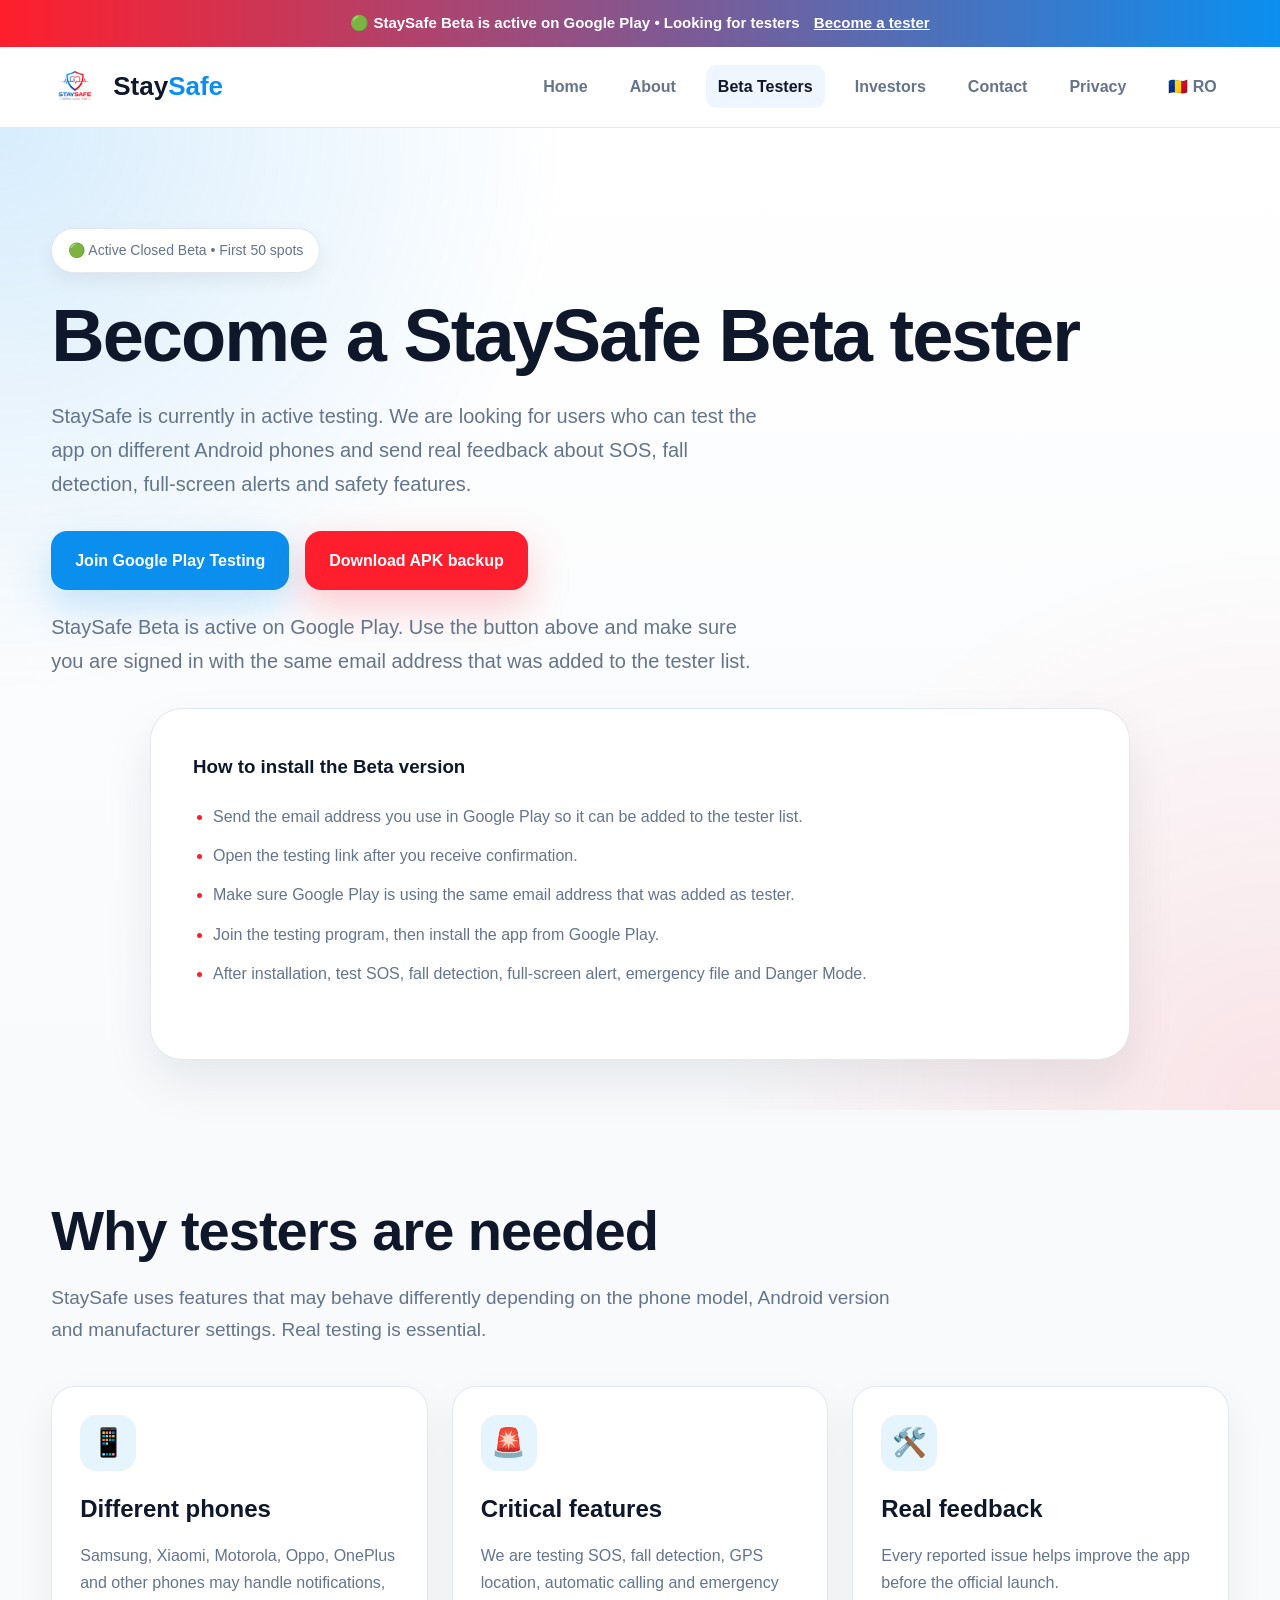
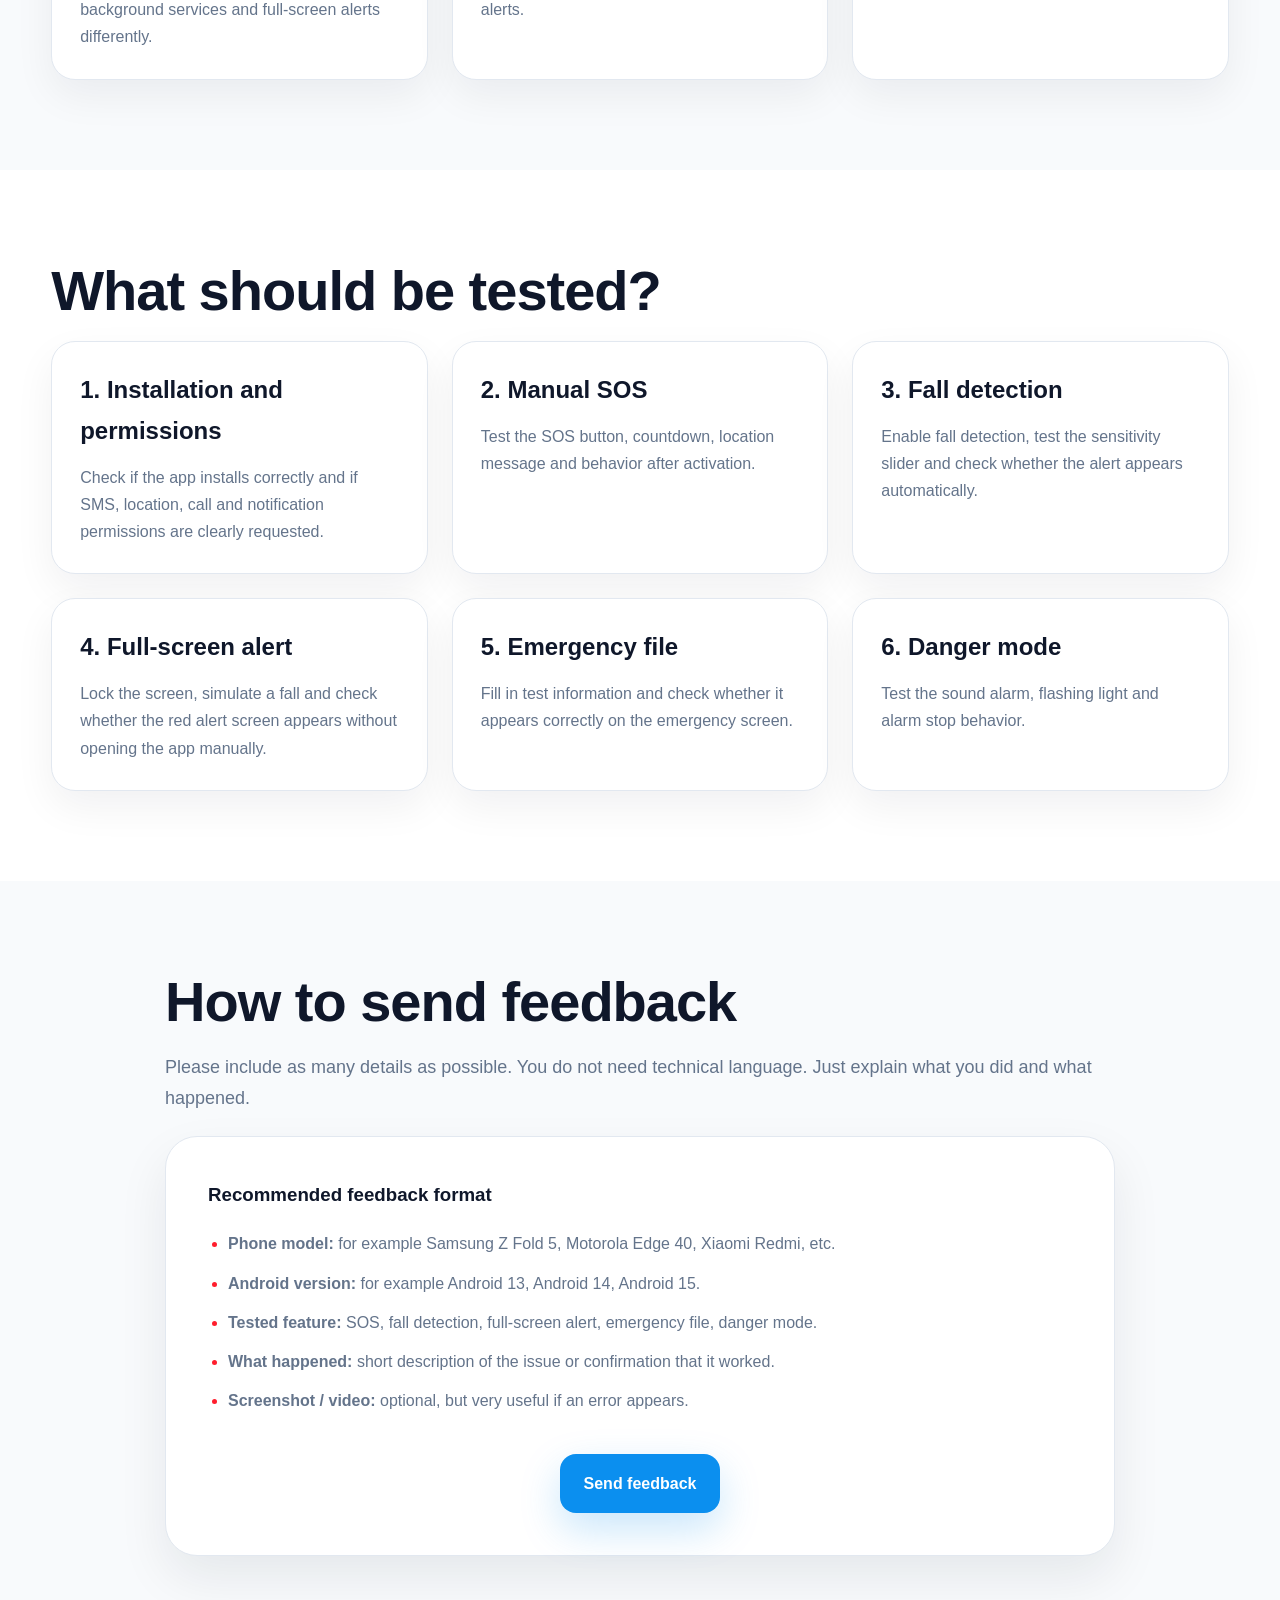
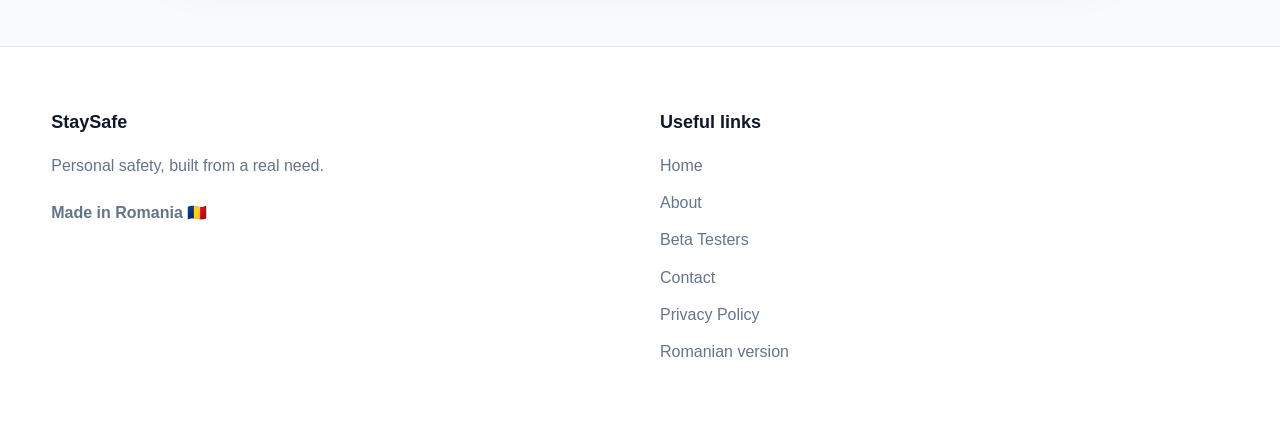
<file: testers-en.html>
<!DOCTYPE html>
<html lang="en">
<head>
  <meta charset="UTF-8" />
  <meta name="viewport" content="width=device-width, initial-scale=1.0" />

  <title>Become a StaySafe Beta Tester</title>
  <meta name="description" content="Become a StaySafe Beta tester and help test SOS, fall detection, GPS alerts and emergency full-screen alerts." />
  <link rel="stylesheet" href="style.css?v=6" />
</head>

<body>
  <div class="beta-bar">
    🟢 StaySafe Beta is active on Google Play • Looking for testers
    <a href="testers-en.html">Become a tester</a>
  </div>

  <header class="site-header">
    <div class="container nav">
      <a class="brand" href="index-en.html">
        <img src="logo.png" alt="StaySafe logo" />
        <span>Stay<span>Safe</span></span>
      </a>

      <nav class="menu">
        <a href="index-en.html">Home</a>
        <a href="about-en.html">About</a>
        <a href="testers-en.html" class="active">Beta Testers</a>
        <a href="investors-en.html">Investors</a>
        <a href="contact-en.html">Contact</a>
        <a href="privacy-en.html">Privacy</a>
        <a href="testeri.html">🇷🇴 RO</a>
      </nav>
    </div>
  </header>
  <main>
    <section class="hero page-hero">
      <div class="container">
        <div class="badge">🟢 Active Closed Beta • First 50 spots</div>

        <h1>Become a StaySafe Beta tester</h1>

        <p>
          StaySafe is currently in active testing. We are looking for users who can test the app on different Android phones and send real feedback about SOS, fall detection, full-screen alerts and safety features.
        </p>

        <div class="hero-actions">
          <a class="btn btn-blue" href="https://play.google.com/apps/testing/ro.staysafe.app" target="_blank" rel="noopener">
            Join Google Play Testing
          </a>

          <a class="btn btn-red" href="staysafe-free.apk" download>
            Download APK backup
          </a>
        </div>

        <p class="section-lead">
          StaySafe Beta is active on Google Play. Use the button above and make sure you are signed in with the same email address that was added to the tester list.
        </p>

        <div class="privacy-card" style="margin-top:30px;">
          <h3>How to install the Beta version</h3>
          <ul class="privacy-list">
            <li>Send the email address you use in Google Play so it can be added to the tester list.</li>
            <li>Open the testing link after you receive confirmation.</li>
            <li>Make sure Google Play is using the same email address that was added as tester.</li>
            <li>Join the testing program, then install the app from Google Play.</li>
            <li>After installation, test SOS, fall detection, full-screen alert, emergency file and Danger Mode.</li>
          </ul>
        </div>
      </div>
    </section>

    <section class="section">
      <div class="container">
        <h2>Why testers are needed</h2>

        <p class="section-lead">
          StaySafe uses features that may behave differently depending on the phone model, Android version and manufacturer settings. Real testing is essential.
        </p>

        <div class="steps-grid">
          <article class="card">
            <div class="icon">📱</div>
            <h3>Different phones</h3>
            <p>Samsung, Xiaomi, Motorola, Oppo, OnePlus and other phones may handle notifications, background services and full-screen alerts differently.</p>
          </article>

          <article class="card">
            <div class="icon">🚨</div>
            <h3>Critical features</h3>
            <p>We are testing SOS, fall detection, GPS location, automatic calling and emergency alerts.</p>
          </article>

          <article class="card">
            <div class="icon">🛠️</div>
            <h3>Real feedback</h3>
            <p>Every reported issue helps improve the app before the official launch.</p>
          </article>
        </div>
      </div>
    </section>

    <section class="section section-dark">
      <div class="container">
        <h2>What should be tested?</h2>

        <div class="steps-grid">
          <article class="card">
            <h3>1. Installation and permissions</h3>
            <p>Check if the app installs correctly and if SMS, location, call and notification permissions are clearly requested.</p>
          </article>

          <article class="card">
            <h3>2. Manual SOS</h3>
            <p>Test the SOS button, countdown, location message and behavior after activation.</p>
          </article>

          <article class="card">
            <h3>3. Fall detection</h3>
            <p>Enable fall detection, test the sensitivity slider and check whether the alert appears automatically.</p>
          </article>

          <article class="card">
            <h3>4. Full-screen alert</h3>
            <p>Lock the screen, simulate a fall and check whether the red alert screen appears without opening the app manually.</p>
          </article>

          <article class="card">
            <h3>5. Emergency file</h3>
            <p>Fill in test information and check whether it appears correctly on the emergency screen.</p>
          </article>

          <article class="card">
            <h3>6. Danger mode</h3>
            <p>Test the sound alarm, flashing light and alarm stop behavior.</p>
          </article>
        </div>
      </div>
    </section>

    <section class="section">
      <div class="container text-page">
        <h2>How to send feedback</h2>

        <p>
          Please include as many details as possible. You do not need technical language. Just explain what you did and what happened.
        </p>

        <div class="privacy-card">
          <h3>Recommended feedback format</h3>

          <ul class="privacy-list">
            <li><strong>Phone model:</strong> for example Samsung Z Fold 5, Motorola Edge 40, Xiaomi Redmi, etc.</li>
            <li><strong>Android version:</strong> for example Android 13, Android 14, Android 15.</li>
            <li><strong>Tested feature:</strong> SOS, fall detection, full-screen alert, emergency file, danger mode.</li>
            <li><strong>What happened:</strong> short description of the issue or confirmation that it worked.</li>
            <li><strong>Screenshot / video:</strong> optional, but very useful if an error appears.</li>
          </ul>

          <div class="center">
            <a class="btn btn-blue" href="contact-en.html">Send feedback</a>
          </div>
        </div>
      </div>
    </section>
  </main>

  <footer class="site-footer">
    <div class="container footer-grid">
      <div>
        <strong>StaySafe</strong>
        <p>Personal safety, built from a real need.</p>
        <p class="made">Made in Romania 🇷🇴</p>
      </div>

      <div>
        <strong>Useful links</strong>
        <a href="index-en.html">Home</a>
        <a href="about-en.html">About</a>
        <a href="testers-en.html">Beta Testers</a>
        <a href="contact-en.html">Contact</a>
        <a href="privacy-en.html">Privacy Policy</a>
        <a href="testeri.html">Romanian version</a>
      </div>
    </div>
  </footer>
</body>
</html>
</file>
<file: style.css>
*{
  margin:0;
  padding:0;
  box-sizing:border-box;
}

:root{
  --bg:#f8fafc;
  --card:#ffffff;
  --card-light:#ffffff;
  --text:#0f172a;
  --muted:#64748b;
  --blue:#0b8fef;
  --blue-dark:#075fa8;
  --red:#ff1e2d;
  --border:#e2e8f0;
  --white:#ffffff;
}

html{
  scroll-behavior:smooth;
}

body{
  font-family:Arial, Helvetica, sans-serif;
  background:var(--bg);
  color:var(--text);
  line-height:1.7;
}

a{
  text-decoration:none;
  color:inherit;
}

img{
  max-width:100%;
}

.container{
  width:92%;
  max-width:1200px;
  margin:auto;
}

/* ===== BETA BAR ===== */

.beta-bar{
  background:linear-gradient(90deg,#ff1e2d,#0b8fef);
  color:white;
  text-align:center;
  padding:12px 16px;
  font-size:15px;
  font-weight:800;
  line-height:1.5;
}

.beta-bar a{
  color:white;
  text-decoration:underline;
  margin-left:10px;
  font-weight:900;
}

.beta-bar a:hover{
  opacity:0.85;
}

/* ===== HEADER ===== */

.site-header{
  position:sticky;
  top:0;
  z-index:999;
  backdrop-filter:blur(12px);
  background:rgba(255,255,255,0.94);
  border-bottom:1px solid var(--border);
}

.nav{
  min-height:80px;
  display:flex;
  align-items:center;
  justify-content:space-between;
  gap:20px;
}

.brand{
  display:flex;
  align-items:center;
  gap:14px;
  font-size:26px;
  font-weight:800;
}

.brand img{
  width:48px;
  height:48px;
  object-fit:contain;
}

.brand span span{
  color:var(--blue);
}

.menu{
  display:flex;
  align-items:center;
  gap:18px;
  flex-wrap:wrap;
}

.menu a{
  color:var(--muted);
  font-weight:700;
  transition:0.2s;
  padding:8px 12px;
  border-radius:10px;
}

.menu a:hover,
.menu a.active{
  color:var(--text);
  background:#eff6ff;
}

/* ===== HERO ===== */

.hero{
  padding:100px 0 80px;
  background:
    radial-gradient(circle at top left, rgba(11,143,239,0.16), transparent 35%),
    radial-gradient(circle at bottom right, rgba(255,30,45,0.10), transparent 35%),
    linear-gradient(180deg,#ffffff,#f8fafc);
}

.page-hero{
  padding-bottom:50px;
}

.hero-grid{
  display:grid;
  grid-template-columns:1.1fr 0.9fr;
  gap:50px;
  align-items:center;
}

.badge{
  display:inline-block;
  padding:10px 16px;
  border-radius:999px;
  background:#ffffff;
  border:1px solid var(--border);
  color:var(--muted);
  font-size:14px;
  margin-bottom:24px;
  box-shadow:0 8px 20px rgba(15,23,42,0.06);
}

.hero h1{
  font-size:clamp(42px,7vw,74px);
  line-height:1.05;
  margin-bottom:24px;
  letter-spacing:-2px;
}

.hero p{
  color:var(--muted);
  font-size:20px;
  max-width:720px;
  margin-bottom:30px;
}

.hero-actions{
  display:flex;
  flex-wrap:wrap;
  gap:16px;
  margin-bottom:20px;
}

.btn{
  display:inline-flex;
  align-items:center;
  justify-content:center;
  min-height:56px;
  padding:16px 24px;
  border-radius:16px;
  font-weight:800;
  transition:0.2s;
  border:none;
  cursor:pointer;
  font-family:inherit;
  font-size:16px;
}

.btn:hover{
  transform:translateY(-2px);
}

.btn-red{
  background:var(--red);
  color:white;
  box-shadow:0 16px 40px rgba(255,45,61,0.25);
}

.btn-blue{
  background:var(--blue);
  color:white;
  box-shadow:0 16px 40px rgba(11,143,239,0.22);
}

.btn-dark{
  background:#111827;
  color:white;
  border:1px solid #111827;
}

.support-line{
  margin-top:14px;
}

.support-line p{
  margin-bottom:8px;
  color:var(--muted);
  font-size:15px;
}

.support-line a{
  color:var(--blue);
  font-weight:700;
}

.phone-preview{
  display:flex;
  justify-content:center;
}

.phone-screen{
  width:340px;
  min-height:620px;
  border-radius:38px;
  background:linear-gradient(180deg,#ffffff,#eff6ff);
  border:1px solid var(--border);
  padding:28px;
  box-shadow:0 30px 80px rgba(15,23,42,0.12);
  display:flex;
  flex-direction:column;
  justify-content:space-between;
}

.phone-top{
  display:flex;
  justify-content:space-between;
  color:var(--muted);
  font-size:14px;
  font-weight:700;
}

.sos-button{
  width:210px;
  height:210px;
  border-radius:50%;
  background:var(--red);
  color:white;
  display:flex;
  align-items:center;
  justify-content:center;
  margin:40px auto;
  font-size:58px;
  font-weight:900;
  box-shadow:0 25px 50px rgba(255,45,61,0.35);
}

.phone-info{
  display:grid;
  gap:12px;
}

.phone-info span,
.phone-info strong{
  background:#ffffff;
  border:1px solid var(--border);
  border-radius:14px;
  padding:14px;
}

/* ===== GENERAL SECTIONS ===== */

.section{
  padding:90px 0;
}

.section h2{
  font-size:clamp(34px,5vw,56px);
  margin-bottom:20px;
  line-height:1.1;
  letter-spacing:-1px;
}

.section-lead{
  color:var(--muted);
  font-size:19px;
  max-width:850px;
  margin-bottom:40px;
}

.steps-grid{
  display:grid;
  grid-template-columns:repeat(3,1fr);
  gap:24px;
}

.card{
  background:var(--card);
  border:1px solid var(--border);
  border-radius:24px;
  padding:28px;
  transition:0.2s;
  box-shadow:0 16px 40px rgba(15,23,42,0.06);
}

.card:hover{
  transform:translateY(-4px);
}

.icon{
  width:56px;
  height:56px;
  border-radius:16px;
  background:rgba(11,143,239,0.10);
  display:flex;
  align-items:center;
  justify-content:center;
  font-size:28px;
  margin-bottom:18px;
}

.card h3{
  font-size:24px;
  margin-bottom:12px;
}

.card p{
  color:var(--muted);
}

.section-dark{
  background:#ffffff;
}

/* ===== SCREENSHOTS CAROUSEL ===== */

.screenshots-section{
  padding-top:72px;
  padding-bottom:76px;
  background:
    radial-gradient(circle at top right, rgba(11,143,239,0.10), transparent 30%),
    linear-gradient(180deg,#f8fafc,#ffffff);
  border-top:1px solid rgba(226,232,240,0.65);
}

.screenshots-header{
  display:flex;
  align-items:flex-end;
  justify-content:space-between;
  gap:24px;
  margin-bottom:28px;
}

.screenshots-header h2{
  margin-bottom:14px;
}

.screenshots-carousel{
  display:flex;
  gap:24px;
  overflow-x:auto;
  scroll-snap-type:x mandatory;
  padding:14px 4px 28px;
  scrollbar-width:thin;
  scrollbar-color:rgba(11,143,239,0.45) rgba(226,232,240,0.8);
}

.screenshots-carousel::-webkit-scrollbar{
  height:10px;
}

.screenshots-carousel::-webkit-scrollbar-track{
  background:#e2e8f0;
  border-radius:999px;
}

.screenshots-carousel::-webkit-scrollbar-thumb{
  background:linear-gradient(90deg,var(--blue),var(--blue-dark));
  border-radius:999px;
}

.screenshot-card{
  flex:0 0 255px;
  scroll-snap-align:start;
  background:#ffffff;
  border:1px solid var(--border);
  border-radius:28px;
  padding:18px;
  box-shadow:0 22px 50px rgba(15,23,42,0.10);
  transition:0.2s;
}

.screenshot-card:hover{
  transform:translateY(-5px);
  box-shadow:0 28px 70px rgba(15,23,42,0.14);
}

.screenshot-card img{
  width:100%;
  height:auto;
  max-height:620px;
  object-fit:contain;
  object-position:center;
  border-radius:22px;
  border:1px solid #dbe4ee;
  background:#f8fafc;
  display:block;
}

.screenshot-card h3{
  font-size:20px;
  margin:18px 0 8px;
  letter-spacing:-0.2px;
}

.screenshot-card p{
  color:var(--muted);
  font-size:15px;
  line-height:1.6;
}

.carousel-note{
  color:var(--muted);
  font-size:14px;
  text-align:center;
  margin-top:2px;
}

/* ===== TABLE ===== */

.table-wrap{
  overflow-x:auto;
  margin-top:30px;
}

.compare-table{
  width:100%;
  border-collapse:collapse;
  min-width:760px;
  background:#ffffff;
  border-radius:20px;
  overflow:hidden;
  box-shadow:0 16px 40px rgba(15,23,42,0.06);
}

.compare-table th{
  background:#eff6ff;
  padding:18px;
  text-align:left;
  border:1px solid var(--border);
}

.compare-table td{
  padding:18px;
  border:1px solid var(--border);
  color:var(--muted);
}

.compare-table tr:nth-child(even){
  background:#f8fafc;
}

.center{
  text-align:center;
  margin-top:40px;
}

.cta-section{
  padding-top:40px;
}

.cta-box{
  background:linear-gradient(135deg,#ffffff,#eff6ff);
  border:1px solid var(--border);
  border-radius:34px;
  padding:50px;
  text-align:center;
  box-shadow:0 22px 50px rgba(15,23,42,0.08);
}

.cta-box p{
  color:var(--muted);
  max-width:780px;
  margin:20px auto 30px;
  font-size:19px;
}

.cta-actions{
  display:flex;
  justify-content:center;
  gap:18px;
  flex-wrap:wrap;
}

/* ===== CONTACT ===== */

.contact-hero{
  padding:90px 0 70px;
  background:
    radial-gradient(circle at top left, rgba(11,143,239,0.12), transparent 35%),
    radial-gradient(circle at bottom right, rgba(255,30,45,0.08), transparent 35%),
    linear-gradient(180deg,#ffffff,#f8fafc);
}

.contact-top-actions{
  display:flex;
  gap:16px;
  margin-bottom:60px;
  flex-wrap:wrap;
}

.contact-title-block{
  max-width:850px;
  margin-bottom:50px;
}

.contact-title-block h1{
  font-size:clamp(42px,7vw,72px);
  line-height:1.05;
  margin-bottom:20px;
  letter-spacing:-2px;
}

.contact-title-block p{
  font-size:20px;
  color:var(--muted);
  line-height:1.7;
}

.premium-form-card{
  display:grid;
  grid-template-columns:360px 1fr;
  background:#ffffff;
  border:1px solid var(--border);
  border-radius:36px;
  overflow:hidden;
  box-shadow:0 30px 80px rgba(15,23,42,0.10);
}

.form-info-panel{
  background:linear-gradient(180deg,#eff6ff,#ffffff);
  padding:40px 34px;
  border-right:1px solid var(--border);
}

.info-icon{
  width:72px;
  height:72px;
  border-radius:20px;
  background:rgba(11,143,239,0.12);
  display:flex;
  align-items:center;
  justify-content:center;
  font-size:34px;
  margin-bottom:24px;
}

.form-info-panel h2{
  font-size:34px;
  line-height:1.1;
  margin-bottom:18px;
}

.form-info-panel p{
  color:var(--muted);
  margin-bottom:26px;
}

.info-list{
  display:grid;
  gap:20px;
  margin-bottom:34px;
}

.info-row{
  display:flex;
  gap:14px;
  align-items:flex-start;
}

.info-row span{
  font-size:24px;
}

.info-row strong{
  display:block;
  margin-bottom:6px;
}

.info-row p{
  margin:0;
  font-size:15px;
}

.contact-email-text{
  font-size:18px;
  font-weight:800;
  color:var(--blue);
  word-break:break-word;
}

.form-area{
  padding:42px;
}

.form-area h2{
  font-size:40px;
  margin-bottom:14px;
  line-height:1.1;
  letter-spacing:-1px;
}

.form-area p{
  color:var(--muted);
  margin-bottom:30px;
  font-size:17px;
}

.contact-form{
  display:grid;
  gap:22px;
}

.form-grid{
  display:grid;
  grid-template-columns:1fr 1fr;
  gap:20px;
}

.field{
  display:grid;
  gap:10px;
}

.field label{
  font-weight:700;
  font-size:15px;
  color:var(--text);
}

.contact-form input,
.contact-form textarea,
.contact-form select{
  width:100%;
  border:none;
  background:#f8fafc;
  border:1px solid #dbe4ee;
  border-radius:18px;
  padding:18px;
  font-size:16px;
  color:var(--text);
  font-family:inherit;
  transition:0.2s;
}

.contact-form textarea{
  resize:vertical;
  min-height:170px;
}

.contact-form input:focus,
.contact-form textarea:focus,
.contact-form select:focus{
  outline:none;
  border-color:var(--blue);
  background:#ffffff;
  box-shadow:0 0 0 5px rgba(11,143,239,0.10);
}

.form-submit{
  width:100%;
  margin-top:6px;
  min-height:60px;
  border-radius:18px;
  font-size:17px;
}

.form-note{
  margin-top:6px !important;
  font-size:14px !important;
  color:var(--muted);
  text-align:center;
}

/* ===== FAQ ===== */

.faq-section{
  padding-top:20px;
}

.faq-header{
  margin-bottom:34px;
}

.faq-header h2{
  font-size:56px;
  margin-bottom:12px;
  letter-spacing:-1px;
}

.faq-header p{
  color:var(--muted);
  font-size:18px;
}

.faq-list{
  display:grid;
  gap:24px;
}

.faq-item{
  background:#ffffff;
  border:1px solid var(--border);
  border-radius:26px;
  padding:32px;
  box-shadow:0 18px 40px rgba(15,23,42,0.05);
}

.faq-item h3{
  font-size:24px;
  margin-bottom:14px;
}

.faq-item p{
  color:var(--muted);
  line-height:1.8;
}

/* ===== TEXT / PRIVACY ===== */

.text-page{
  max-width:950px;
}

.text-page h2{
  margin-top:34px;
}

.text-page h2:first-child{
  margin-top:0;
}

.text-page p{
  margin-bottom:22px;
  font-size:18px;
  color:var(--muted);
}

.privacy-card{
  background:#ffffff;
  border:1px solid var(--border);
  border-radius:32px;
  padding:42px;
  box-shadow:0 22px 50px rgba(15,23,42,0.08);
  max-width:980px;
  margin:auto;
}

.privacy-card p{
  color:var(--muted);
  font-size:18px;
  margin-bottom:18px;
}

.privacy-update{
  background:#eff6ff;
  border:1px solid var(--border);
  padding:14px 18px;
  border-radius:16px;
  color:var(--text) !important;
  display:inline-block;
}

.privacy-block{
  margin-top:34px;
}

.privacy-block h2{
  font-size:30px;
  margin-bottom:14px;
  letter-spacing:-0.5px;
}

.privacy-list{
  margin:20px 0 30px;
  padding-left:20px;
}

.privacy-list li{
  margin-bottom:12px;
  color:var(--muted);
}

.privacy-list li::marker{
  color:var(--red);
}

.privacy-contact-box{
  background:#f8fafc;
  border:1px solid var(--border);
  border-radius:18px;
  padding:20px;
  margin-top:18px;
}

.privacy-contact-box p{
  margin-bottom:8px;
}

/* ===== FOOTER ===== */

.site-footer{
  padding:60px 0;
  border-top:1px solid var(--border);
  background:#ffffff;
}

.footer-grid{
  display:grid;
  grid-template-columns:1fr 1fr;
  gap:40px;
}

.footer-grid strong{
  display:block;
  margin-bottom:14px;
  font-size:18px;
}

.footer-grid p,
.footer-grid a{
  color:var(--muted);
  display:block;
  margin-bottom:10px;
}

.footer-grid a:hover{
  color:var(--text);
}

.made{
  margin-top:20px;
  font-weight:700;
}

/* ===== RESPONSIVE ===== */

@media(max-width:1050px){
  .premium-form-card{
    grid-template-columns:1fr;
  }

  .form-info-panel{
    border-right:none;
    border-bottom:1px solid var(--border);
  }
}

@media(max-width:950px){
  .hero-grid{
    grid-template-columns:1fr;
  }

  .steps-grid{
    grid-template-columns:1fr;
  }

  .footer-grid{
    grid-template-columns:1fr;
  }

  .hero{
    padding-top:70px;
  }

  .hero h1{
    font-size:52px;
  }

  .phone-screen{
    width:100%;
    max-width:340px;
    min-height:560px;
  }

  .menu{
    gap:12px;
  }

  .screenshots-carousel{
    gap:18px;
  }

  .screenshot-card{
    flex-basis:235px;
  }

  .screenshot-card img{
    height:480px;
  }
}

@media(max-width:760px){
  .contact-top-actions{
    flex-direction:column;
  }

  .form-grid{
    grid-template-columns:1fr;
  }

  .form-area{
    padding:30px 22px;
  }

  .form-info-panel{
    padding:30px 22px;
  }

  .form-area h2{
    font-size:34px;
  }

  .contact-title-block h1{
    font-size:48px;
  }

  .faq-header h2{
    font-size:44px;
  }

  .screenshots-header{
    display:block;
  }

  .screenshot-card{
    flex-basis:82%;
  }

  .screenshot-card img{
    height:520px;
  }
}

@media(max-width:640px){
  .beta-bar{
    font-size:13px;
    padding:10px 12px;
  }

  .beta-bar a{
    display:block;
    margin-left:0;
    margin-top:4px;
  }

  .nav{
    flex-direction:column;
    padding:18px 0;
  }

  .menu{
    width:100%;
    justify-content:center;
    flex-wrap:wrap;
    gap:8px;
  }

  .menu a{
    padding:7px 9px;
    font-size:14px;
  }

  .hero h1{
    font-size:42px;
  }

  .hero p{
    font-size:18px;
  }

  .btn{
    width:100%;
  }

  .cta-actions{
    flex-direction:column;
  }

  .cta-box{
    padding:32px 24px;
  }

  .section{
    padding:70px 0;
  }

  .screenshots-section{
    padding-top:54px;
  }

  .screenshot-card{
    flex-basis:88%;
    padding:14px;
  }

  .screenshot-card img{
    height:500px;
  }

  .privacy-card{
    padding:28px 22px;
  }
}
</file>
